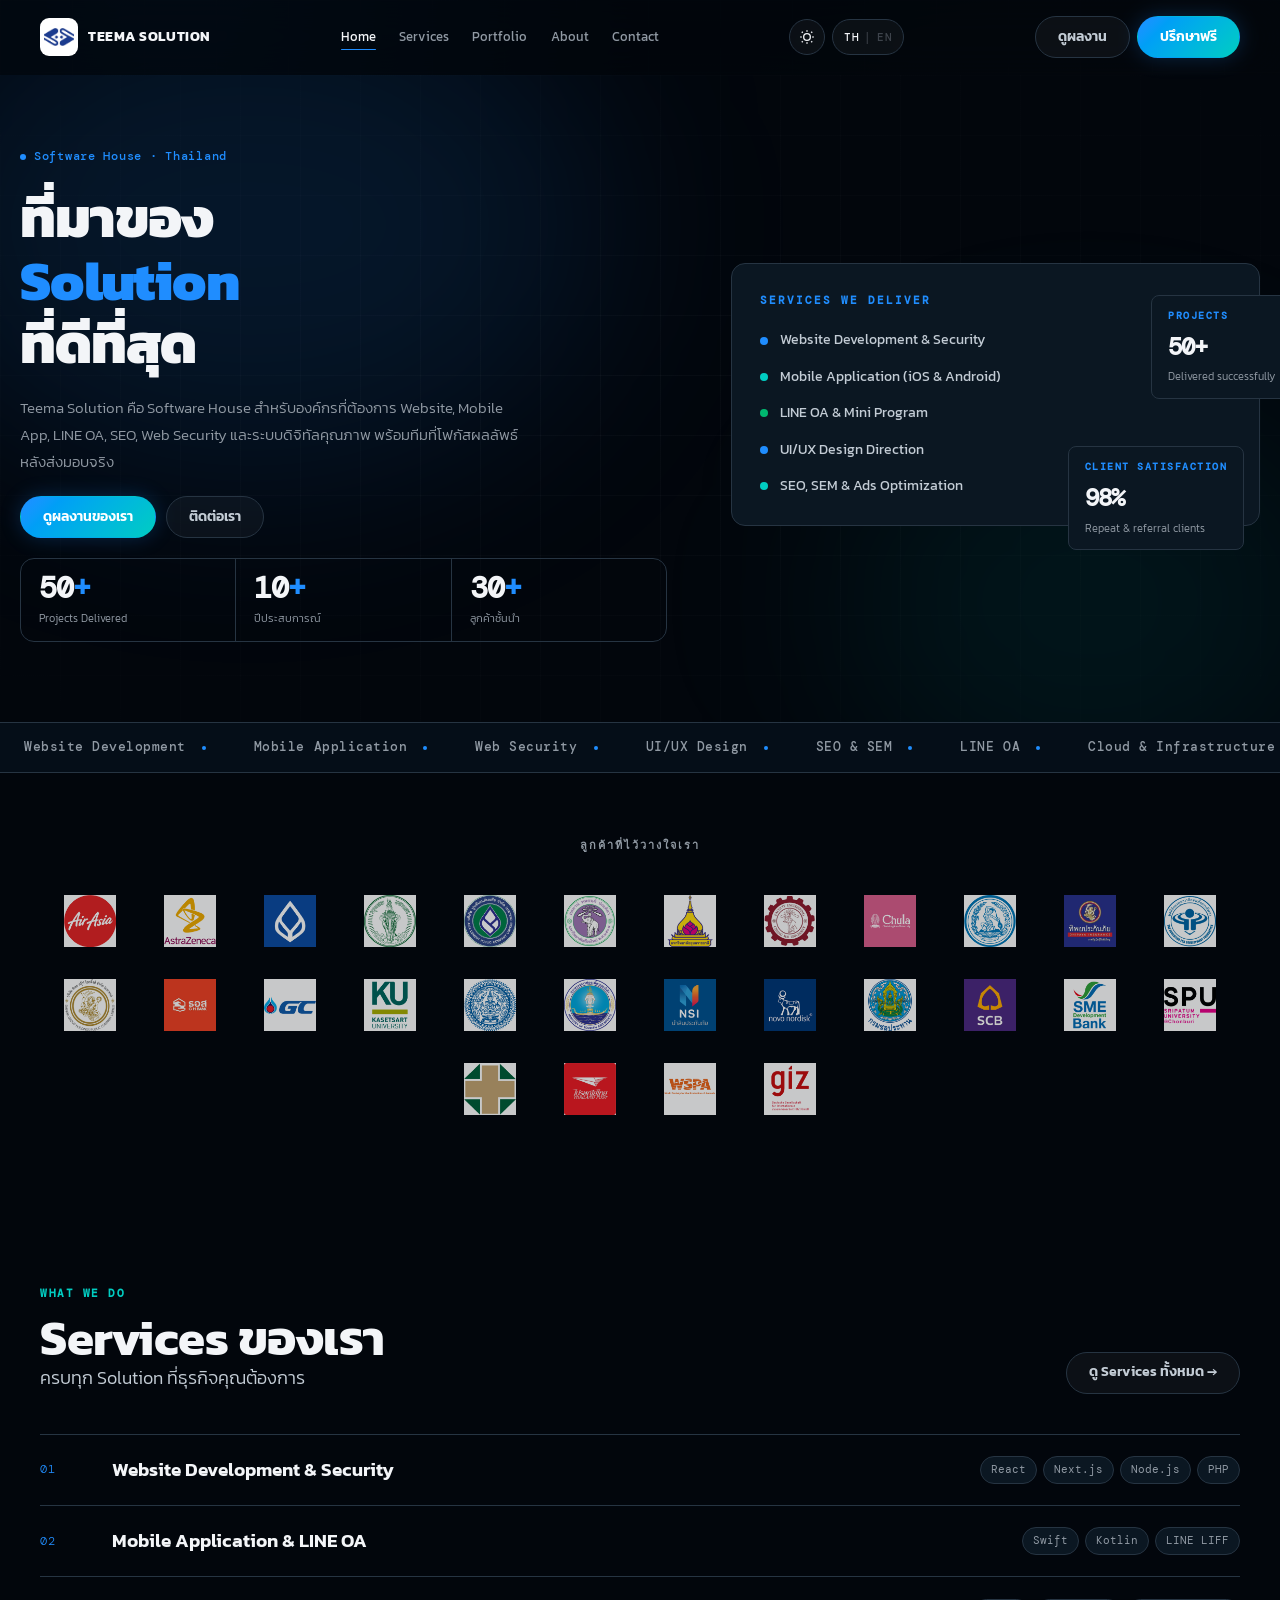
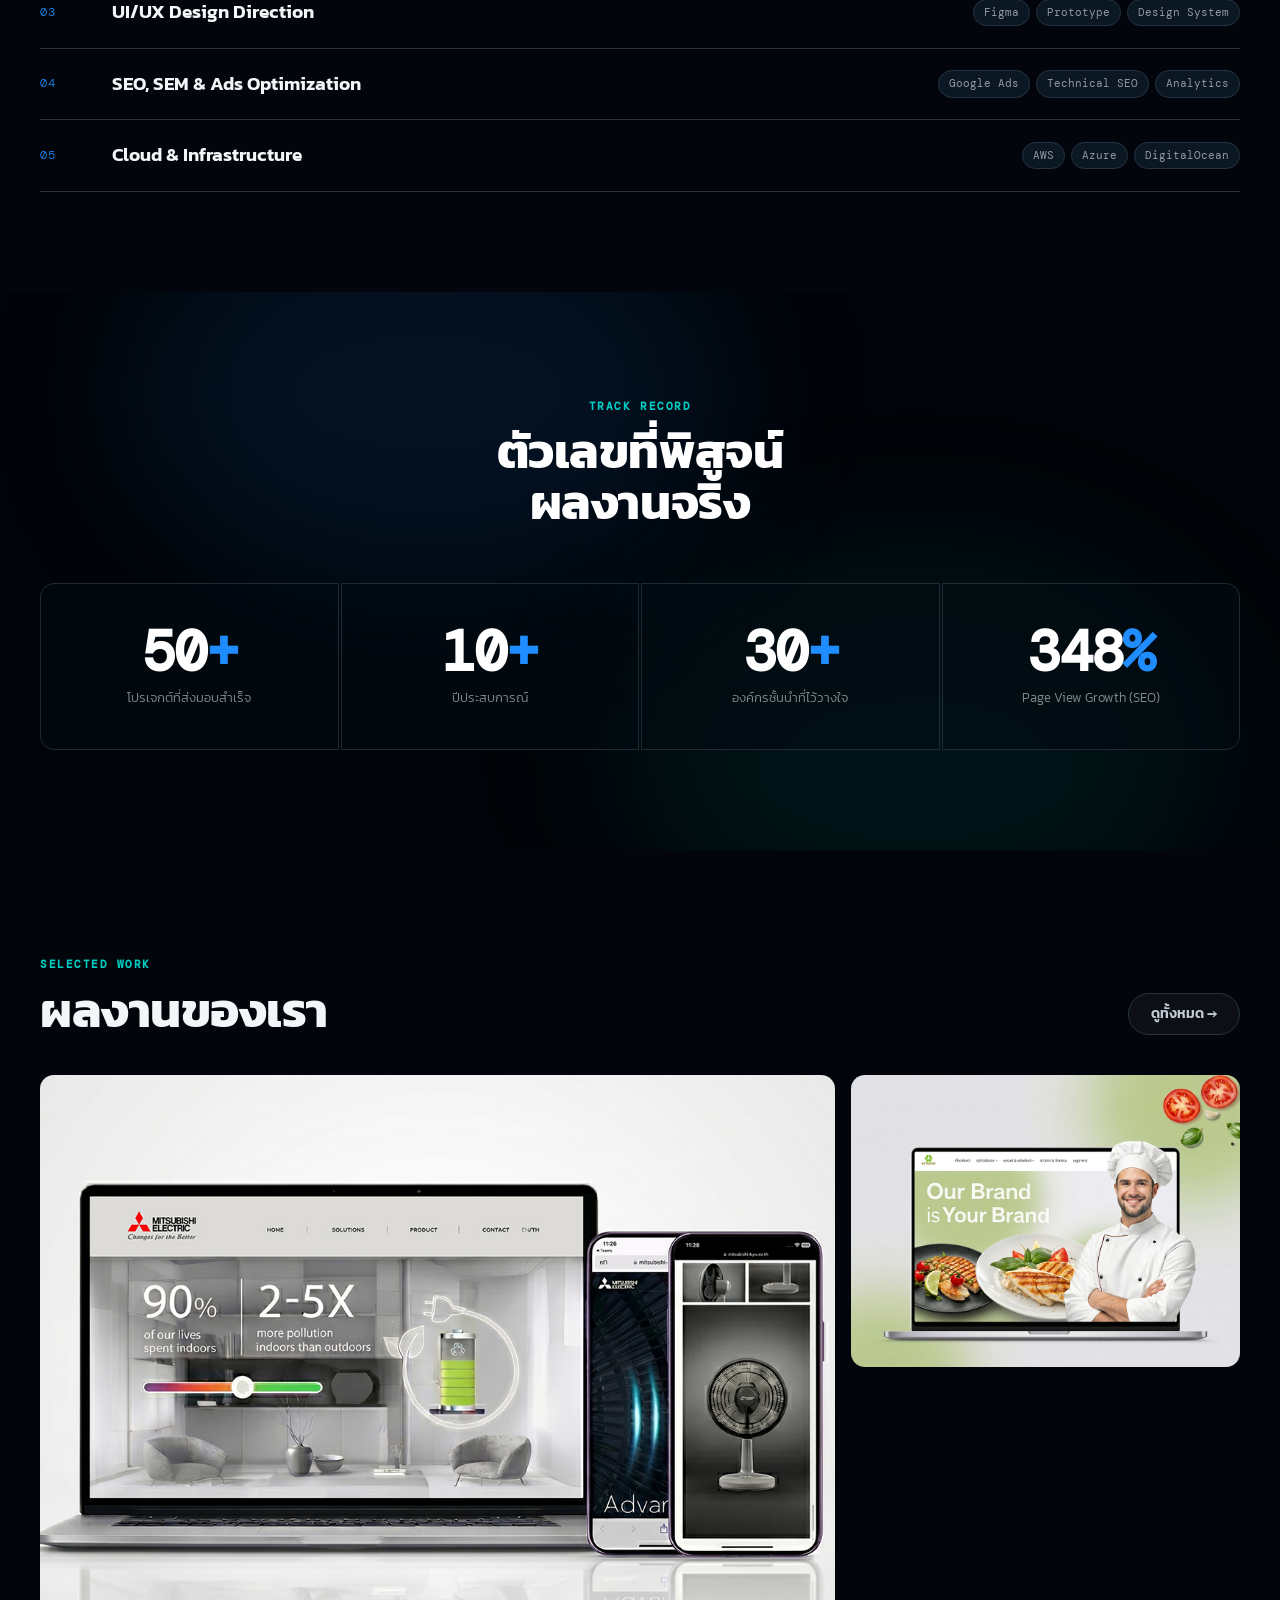
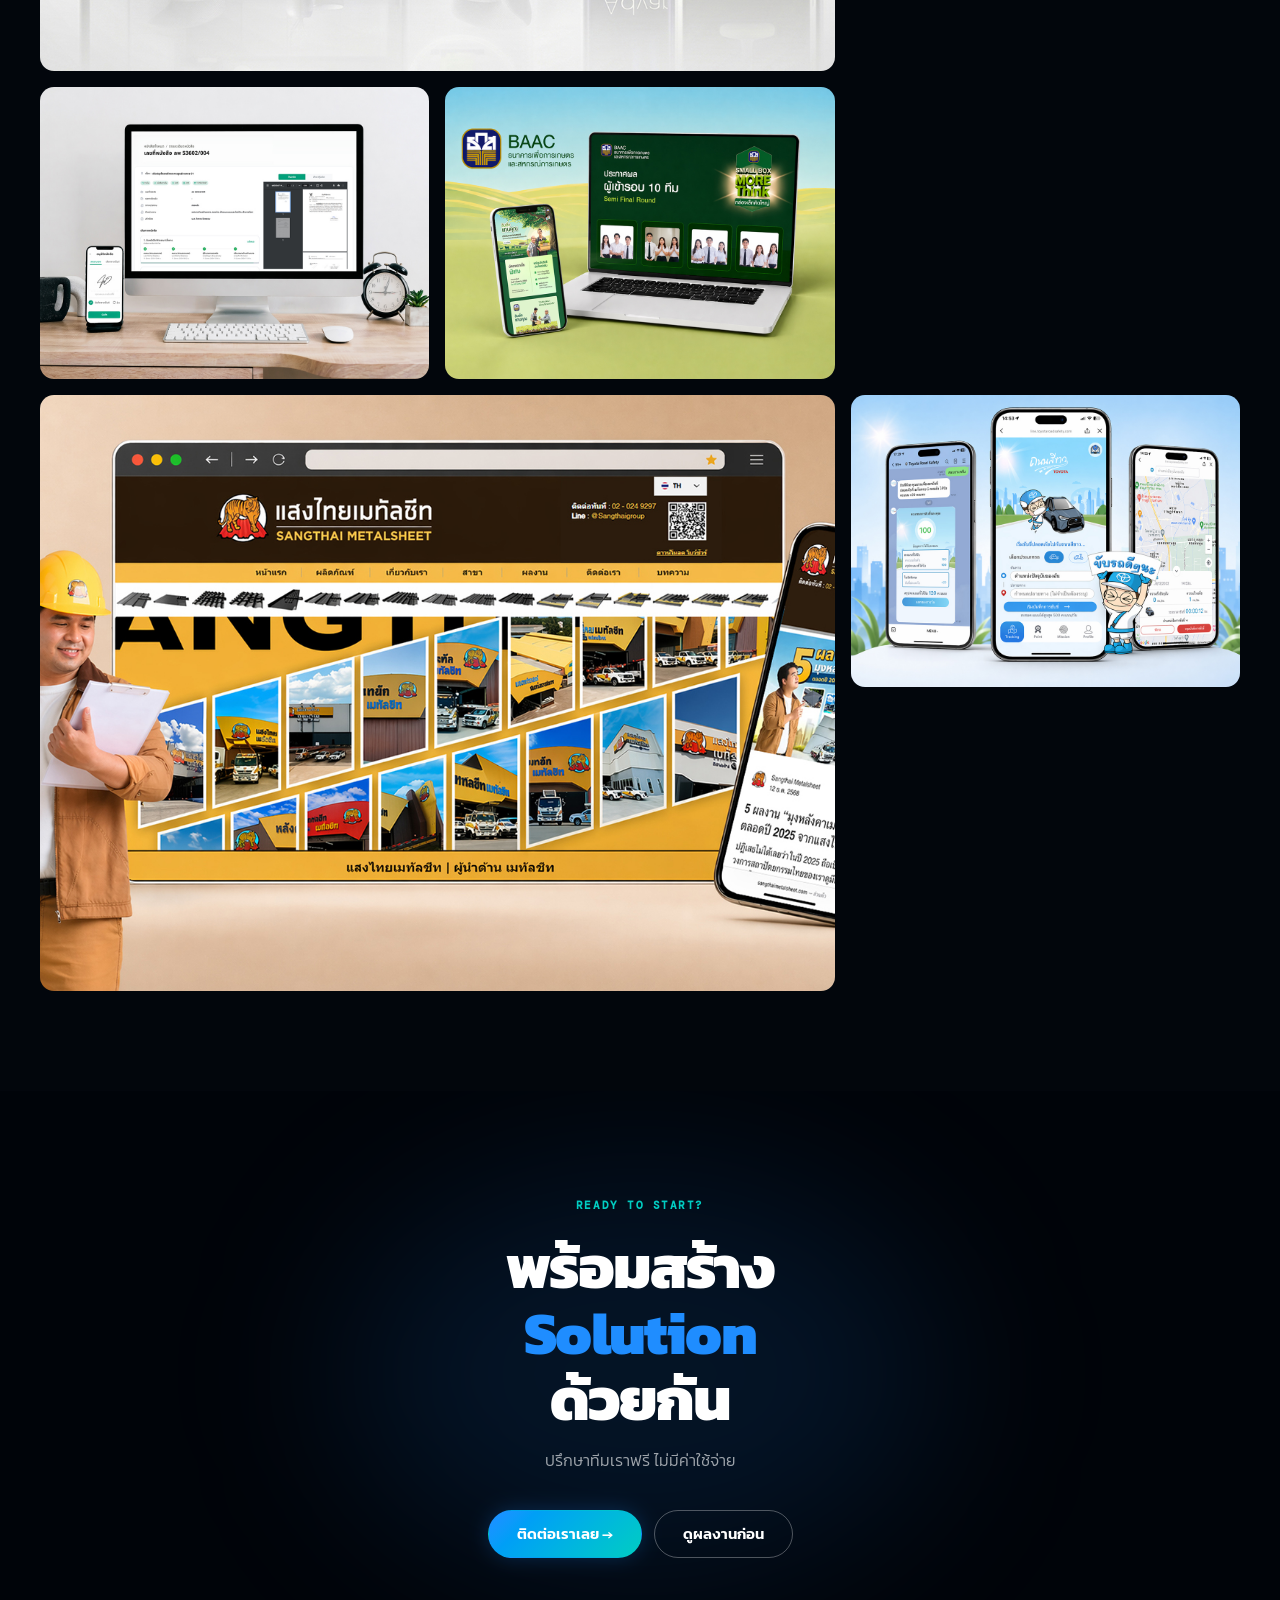
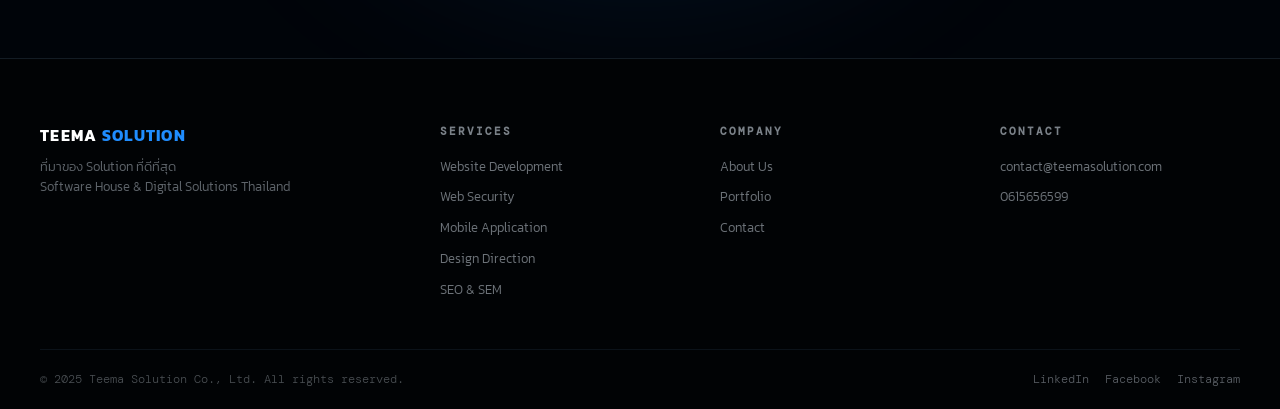
<file: index.html>
<!DOCTYPE html>
<html lang="th" data-theme="dark" data-lang="th">
<head>
  <meta charset="UTF-8"/>
  <meta name="viewport" content="width=device-width, initial-scale=1.0"/>
  <!-- Anti-FOUC: apply saved theme+lang before paint -->
  <script>(function(){var t=localStorage.getItem('ts-theme')||'dark';var l=localStorage.getItem('ts-lang')||'th';document.documentElement.dataset.theme=t;document.documentElement.dataset.lang=l;document.documentElement.lang=l==='en'?'en':'th';})();</script>
  <title>Teema Solution | Software House บริษัทรับจ้างเขียนโปรแกรม และรับเขียนโปรแกรม</title>
  <meta name="description" content="Teema Solution คือ Software House และบริษัทรับจ้างเขียนโปรแกรม ให้บริการเขียนโปรแกรม พัฒนาเว็บไซต์ Mobile App LINE OA SEO และระบบธุรกิจครบวงจร"/>
  <meta name="keywords" content="Software House, บริษัทรับจ้างเขียนโปรแกรม, เขียนโปรแกรม, Teema Solution, รับทำเว็บ, พัฒนาเว็บไซต์, Mobile App, LINE OA, SEO"/>
  <meta name="robots" content="index,follow,max-image-preview:large"/>
  <link rel="canonical" href="https://teemasolution.com/"/>
  <meta property="og:type" content="website"/>
  <meta property="og:site_name" content="Teema Solution"/>
  <meta property="og:title" content="Teema Solution | Software House บริษัทรับจ้างเขียนโปรแกรม"/>
  <meta property="og:description" content="Software House และบริษัทรับจ้างเขียนโปรแกรม ให้บริการพัฒนาเว็บไซต์ เขียนโปรแกรม Mobile App LINE OA SEO และระบบธุรกิจครบวงจร"/>
  <meta property="og:url" content="https://teemasolution.com/"/>
  <meta property="og:image" content="https://teemasolution.com/img/logo/teema.png"/>
  <meta name="twitter:card" content="summary_large_image"/>
  <link rel="preconnect" href="https://fonts.googleapis.com"/>
  <link rel="preconnect" href="https://fonts.gstatic.com" crossorigin/>
  <link href="https://fonts.googleapis.com/css2?family=Kanit:wght@300;400;500;600;700;800&family=DM+Mono:wght@400;500&display=swap" rel="stylesheet"/>
  <link rel="stylesheet" href="theme.css"/>
  <style>
    /* ── Hero ──────────────────────────────────────── */
    .hero {
      position: relative;
      overflow: hidden;
      background: var(--bg);
    }
    .hero__grid {
      position: absolute;
      inset: 0;
      background-image:
        linear-gradient(oklch(100% 0 0 / 0.03) 1px, transparent 1px),
        linear-gradient(90deg, oklch(100% 0 0 / 0.03) 1px, transparent 1px);
      background-size: 60px 60px;
      mask-image: radial-gradient(ellipse 80% 80% at 50% 50%, black, transparent);
    }
    [data-theme="light"] .hero__grid {
      background-image:
        linear-gradient(oklch(30% 0.05 247 / 0.05) 1px, transparent 1px),
        linear-gradient(90deg, oklch(30% 0.05 247 / 0.05) 1px, transparent 1px);
    }
    .hero__glow {
      position: absolute;
      width: 700px; height: 500px;
      border-radius: 50%;
      background: oklch(65% 0.2 255 / 0.12);
      filter: blur(100px);
      top: -100px; left: -100px;
      pointer-events: none;
    }
    .hero__glow--2 {
      background: oklch(76% 0.14 188 / 0.08);
      width: 500px; height: 400px;
      top: auto; left: auto;
      bottom: -80px; right: -60px;
    }
    .hero__inner {
      position: relative;
      z-index: 2;
      width: min(1280px, 100% - 40px);
      margin-inline: auto;
      display: grid;
      grid-template-columns: minmax(0,1.1fr) minmax(320px,0.9fr);
      gap: clamp(32px, 5vw, 64px);
      align-items: center;
      padding: clamp(40px, 6vw, 72px) 0 clamp(48px, 7vw, 80px);
    }
    /* hero text — grid gap drives all spacing (like services.html) */
    .hero__text { display: grid; gap: 20px; }

    .hero__tag {
      display: inline-flex;
      align-items: center;
      gap: 8px;
      font-size: 12px;
      font-weight: 500;
      color: var(--accent);
      font-family: 'DM Mono', monospace;
      letter-spacing: 0.06em;
    }
    .hero__tag-dot {
      display: inline-block;
      width: 6px; height: 6px;
      border-radius: 50%;
      background: var(--accent);
      animation: pulse-dot 2s ease-in-out infinite;
    }
    @keyframes pulse-dot {
      0%, 100% { opacity: 1; transform: scale(1); }
      50% { opacity: 0.5; transform: scale(0.7); }
    }
    .hero__title {
      font-size: clamp(34px, 4.4vw, 64px);
      font-weight: 800;
      letter-spacing: -0.02em;
      line-height: 1.12;
      color: var(--fg);
    }
    .hero__title span { color: var(--accent); }
    .hero__desc {
      font-size: clamp(14px, 1.2vw, 16px);
      font-weight: 300;
      color: var(--muted);
      line-height: 1.75;
      max-width: 500px;
    }
    /* Hero entrance */
    .hero__tag    { animation: ts-fade-up 0.7s cubic-bezier(0.16,1,0.3,1) 0.1s  both; }
    .hero__title  { animation: ts-fade-up 0.8s cubic-bezier(0.16,1,0.3,1) 0.2s  both; }
    .hero__desc   { animation: ts-fade-up 0.8s cubic-bezier(0.16,1,0.3,1) 0.32s both; }
    .hero__actions{ animation: ts-fade-up 0.7s cubic-bezier(0.16,1,0.3,1) 0.42s both; }
    .hero__stats  { animation: ts-fade-up 0.7s cubic-bezier(0.16,1,0.3,1) 0.52s both; }
    .hero__card   { animation: ts-fade-up 0.9s cubic-bezier(0.16,1,0.3,1) 0.25s both; }

    .hero__actions { display: flex; gap: 10px; flex-wrap: wrap; }

    /* Stats — proof-row card style matching services.html */
    .hero__stats {
      display: flex;
      border: 1px solid var(--border);
      border-radius: var(--radius);
      overflow: hidden;
    }
    .hero__stat {
      flex: 1;
      padding: 14px 18px;
      border-right: 1px solid var(--border);
    }
    .hero__stat:last-child { border-right: none; }
    .hero__stat-num {
      font-size: clamp(22px, 2.4vw, 30px);
      font-weight: 800;
      color: var(--fg);
      letter-spacing: -0.04em;
      line-height: 1;
      font-family: 'DM Mono', monospace;
    }
    .hero__stat-num span { color: var(--accent); }
    .hero__stat-label {
      font-size: 11px;
      font-weight: 300;
      color: var(--muted);
      margin-top: 4px;
    }

    /* Hero visual card */
    .hero__card {
      background: var(--surface);
      border: 1px solid var(--border);
      border-radius: var(--radius);
      padding: 28px;
      box-shadow: var(--shadow);
      position: relative;
      z-index: 2;
    }
    .hero__card-label {
      font-size: 11px;
      font-weight: 600;
      letter-spacing: 2px;
      text-transform: uppercase;
      color: var(--accent);
      font-family: 'DM Mono', monospace;
      margin-bottom: 20px;
    }
    .hero__card-list { display: flex; flex-direction: column; gap: 14px; }
    .hero__card-item {
      display: flex;
      align-items: center;
      gap: 12px;
      font-size: 14px;
      font-weight: 400;
      color: var(--soft);
    }
    .hero__card-dot {
      display: inline-block;
      width: 8px; height: 8px;
      border-radius: 50%;
      background: var(--accent);
      flex-shrink: 0;
    }
    .hero__card-dot--purple { background: var(--accent-2); }
    .hero__card-dot--green  { background: oklch(68% 0.18 160); }

    /* Floating badges */
    .hero__float {
      position: absolute;
      background: var(--surface);
      border: 1px solid var(--border);
      border-radius: var(--radius-sm);
      padding: 12px 16px;
      box-shadow: var(--shadow);
      z-index: 3;
    }
    .hero__float--1 { right: -32px; top: 32px; }
    .hero__float--2 { right: 16px; bottom: -24px; }
    .hero__float-badge {
      font-size: 10px;
      font-weight: 600;
      letter-spacing: 1.5px;
      text-transform: uppercase;
      color: var(--accent);
      margin-bottom: 4px;
      font-family: 'DM Mono', monospace;
    }
    .hero__float-num {
      font-size: 24px;
      font-weight: 800;
      color: var(--fg);
      letter-spacing: -0.04em;
      font-family: 'DM Mono', monospace;
    }
    .hero__float-label {
      font-size: 11px;
      font-weight: 300;
      color: var(--muted);
      margin-top: 2px;
    }

    @media (max-width: 900px) {
      .hero__inner { grid-template-columns: 1fr; gap: 40px; padding: 48px 0 40px; }
      .hero__float { display: none; }
      .hero__stats { border-radius: var(--radius-sm); }
      .hero__stat  { padding: 12px 14px; }
    }
    @media (max-width: 540px) {
      .hero__actions { flex-direction: column; }
      .hero__actions .btn { width: 100%; justify-content: center; }
      .hero__stats { gap: 20px; flex-wrap: wrap; }
    }
  </style>
  <script type="application/ld+json">{"@context":"https://schema.org","@graph":[{"@type":["Organization","ProfessionalService"],"@id":"https://teemasolution.com/#organization","name":"Teema Solution","url":"https://teemasolution.com/","logo":"https://teemasolution.com/img/logo/teema.png","image":"https://teemasolution.com/img/logo/teema.png","email":"contact@teemasolution.com","telephone":"+66615656599","address":{"@type":"PostalAddress","streetAddress":"81/7 หมู่5 ซอยหมู่บ้านทิพวัล ซอย 21/3 ถ.เทพารักษ์ ต.บางเมืองใหม่","addressLocality":"เมืองสมุทรปราการ","addressRegion":"สมุทรปราการ","postalCode":"10270","addressCountry":"TH"},"areaServed":{"@type":"Country","name":"Thailand"},"knowsAbout":["Website Development","Mobile Application","LINE OA","SEO","SEM","Web Security","Cloud Infrastructure","UI/UX Design"],"makesOffer":[{"@type":"Offer","itemOffered":{"@type":"Service","name":"Website Development & Security"}},{"@type":"Offer","itemOffered":{"@type":"Service","name":"Mobile Application Development"}},{"@type":"Offer","itemOffered":{"@type":"Service","name":"LINE OA & Mini Program"}},{"@type":"Offer","itemOffered":{"@type":"Service","name":"SEO, SEM & Ads Optimization"}},{"@type":"Offer","itemOffered":{"@type":"Service","name":"Cloud & Infrastructure"}}]},{"@type":"WebSite","@id":"https://teemasolution.com/#website","url":"https://teemasolution.com/","name":"Teema Solution","publisher":{"@id":"https://teemasolution.com/#organization"},"inLanguage":["th","en"]},{"@type":"WebPage","@id":"https://teemasolution.com/#webpage","url":"https://teemasolution.com/","name":"Teema Solution | Software House บริษัทรับจ้างเขียนโปรแกรม","isPartOf":{"@id":"https://teemasolution.com/#website"},"about":{"@id":"https://teemasolution.com/#organization"},"primaryImageOfPage":{"@type":"ImageObject","url":"https://teemasolution.com/img/logo/teema.png"},"description":"Teema Solution คือ Software House และบริษัทรับจ้างเขียนโปรแกรม ให้บริการพัฒนาเว็บไซต์ Mobile App LINE OA SEO Web Security และระบบธุรกิจครบวงจร"}]}</script>
</head>
<body>

<!-- ══════════ NAV ══════════ -->
<header class="site-header" id="siteHeader">
  <div class="container nav-row">
    <a class="brand" href="index.html">
      <img src="img/logo/teema.png" alt="Teema Solution"/>
      TEEMA SOLUTION
    </a>
    <nav class="nav-links" aria-label="Primary navigation">
      <a href="index.html" aria-current="page" data-i18n="nav.home">Home</a>
      <a href="services.html" data-i18n="nav.services">Services</a>
      <a href="portfolio.html" data-i18n="nav.portfolio">Portfolio</a>
      <a href="about.html" data-i18n="nav.about">About</a>
      <a href="contact.html" data-i18n="nav.contact">Contact</a>
    </nav>
    <div class="nav-controls">
      <button class="theme-btn" id="themeBtn" type="button" aria-label="Toggle theme">
        <svg class="icon-sun" width="16" height="16" viewBox="0 0 24 24" fill="none" stroke="currentColor" stroke-width="2" aria-hidden="true">
          <circle cx="12" cy="12" r="5"/>
          <line x1="12" y1="2"  x2="12" y2="4"/><line x1="12" y1="20" x2="12" y2="22"/>
          <line x1="4.22" y1="4.22"  x2="5.64" y2="5.64"/><line x1="18.36" y1="18.36" x2="19.78" y2="19.78"/>
          <line x1="2"  y1="12" x2="4"  y2="12"/><line x1="20" y1="12" x2="22" y2="12"/>
          <line x1="4.22" y1="19.78" x2="5.64" y2="18.36"/><line x1="18.36" y1="5.64" x2="19.78" y2="4.22"/>
        </svg>
        <svg class="icon-moon" width="15" height="15" viewBox="0 0 24 24" fill="none" stroke="currentColor" stroke-width="2" aria-hidden="true">
          <path d="M21 12.79A9 9 0 1111.21 3 7 7 0 0021 12.79z"/>
        </svg>
      </button>
      <button class="lang-btn" id="langBtn" type="button" aria-label="Toggle language">
        <span class="lang-th">TH</span>
        <span class="lang-sep">|</span>
        <span class="lang-en">EN</span>
      </button>
    </div>
    <div class="nav-btns">
      <a class="btn btn-secondary" href="portfolio.html" data-i18n="cta.portfolio">ดูผลงาน</a>
      <a class="btn btn-primary"   href="contact.html"   data-i18n="cta.consult">ปรึกษาฟรี</a>
    </div>
    <button class="menu-btn" id="menuBtn" type="button" aria-label="Open menu" aria-expanded="false">
      <svg width="17" height="12" viewBox="0 0 17 12" fill="none" aria-hidden="true">
        <rect y="0"  width="17" height="2" rx="1" fill="currentColor"/>
        <rect y="5"  width="11" height="2" rx="1" fill="currentColor"/>
        <rect y="10" width="17" height="2" rx="1" fill="currentColor"/>
      </svg>
    </button>
  </div>
  <div class="container">
    <nav class="mobile-menu" aria-label="Mobile navigation">
      <a href="index.html" aria-current="page" data-i18n="nav.home">Home</a>
      <a href="services.html" data-i18n="nav.services">Services</a>
      <a href="portfolio.html" data-i18n="nav.portfolio">Portfolio</a>
      <a href="about.html" data-i18n="nav.about">About</a>
      <a href="contact.html" data-i18n="nav.contact">Contact</a>
    </nav>
  </div>
</header>

<!-- ══════════ HERO ══════════ -->
<section class="hero">
  <div class="hero__grid"></div>
  <div class="hero__glow"></div>
  <div class="hero__glow hero__glow--2"></div>
  <div class="hero__inner">
    <div class="hero__text">
      <div class="hero__tag">
        <span class="hero__tag-dot"></span>
        <span data-i18n="hero-tag">Software House · Thailand</span>
      </div>
      <h1 class="hero__title" data-i18n="hero-title">ที่มาของ<br/><span>Solution</span><br/>ที่ดีที่สุด</h1>
      <p class="hero__desc" data-i18n="hero-desc">Teema Solution คือ Software House สำหรับองค์กรที่ต้องการ Website, Mobile App, LINE OA, SEO, Web Security และระบบดิจิทัลคุณภาพ พร้อมทีมที่โฟกัสผลลัพธ์หลังส่งมอบจริง</p>
      <div class="hero__actions">
        <a href="portfolio.html" class="btn btn-primary" data-i18n="hero-btn-portfolio">ดูผลงานของเรา</a>
        <a href="contact.html"  class="btn btn-secondary" data-i18n="hero-btn-contact">ติดต่อเรา</a>
      </div>
      <div class="hero__stats">
        <div class="hero__stat">
          <div class="hero__stat-num" data-count="50" data-suffix="+">50<span>+</span></div>
          <div class="hero__stat-label" data-i18n="hero-stat-1">Projects Delivered</div>
        </div>
        <div class="hero__stat">
          <div class="hero__stat-num" data-count="10" data-suffix="+">10<span>+</span></div>
          <div class="hero__stat-label" data-i18n="hero-stat-2">ปีประสบการณ์</div>
        </div>
        <div class="hero__stat">
          <div class="hero__stat-num" data-count="30" data-suffix="+">30<span>+</span></div>
          <div class="hero__stat-label" data-i18n="hero-stat-3">ลูกค้าชั้นนำ</div>
        </div>
      </div>
    </div>
    <div style="position:relative;">
      <div class="hero__card glow-card">
        <div class="hero__card-label" data-i18n="hero-card-label">Services We Deliver</div>
        <div class="hero__card-list">
          <div class="hero__card-item"><span class="hero__card-dot"></span><span data-i18n="hero-card-1">Website Development &amp; Security</span></div>
          <div class="hero__card-item"><span class="hero__card-dot hero__card-dot--purple"></span><span data-i18n="hero-card-2">Mobile Application (iOS &amp; Android)</span></div>
          <div class="hero__card-item"><span class="hero__card-dot hero__card-dot--green"></span><span data-i18n="hero-card-3">LINE OA &amp; Mini Program</span></div>
          <div class="hero__card-item"><span class="hero__card-dot"></span><span data-i18n="hero-card-4">UI/UX Design Direction</span></div>
          <div class="hero__card-item"><span class="hero__card-dot hero__card-dot--purple"></span><span data-i18n="hero-card-5">SEO, SEM &amp; Ads Optimization</span></div>
        </div>
      </div>
      <div class="hero__float hero__float--1">
        <div class="hero__float-badge" data-i18n="hero-float-1-badge">Projects</div>
        <div class="hero__float-num">50+</div>
        <div class="hero__float-label" data-i18n="hero-float-1-label">Delivered successfully</div>
      </div>
      <div class="hero__float hero__float--2">
        <div class="hero__float-badge" data-i18n="hero-float-2-badge">Client Satisfaction</div>
        <div class="hero__float-num">98%</div>
        <div class="hero__float-label" data-i18n="hero-float-2-label">Repeat &amp; referral clients</div>
      </div>
    </div>
  </div>
</section>

<!-- ══════════ MARQUEE ══════════ -->
<div class="marquee">
  <div class="marquee__track">
    <div class="marquee__item">Website Development <span class="marquee__dot"></span></div>
    <div class="marquee__item">Mobile Application <span class="marquee__dot"></span></div>
    <div class="marquee__item">Web Security <span class="marquee__dot"></span></div>
    <div class="marquee__item">UI/UX Design <span class="marquee__dot"></span></div>
    <div class="marquee__item">SEO &amp; SEM <span class="marquee__dot"></span></div>
    <div class="marquee__item">LINE OA <span class="marquee__dot"></span></div>
    <div class="marquee__item">Cloud &amp; Infrastructure <span class="marquee__dot"></span></div>
    <div class="marquee__item">Website Development <span class="marquee__dot"></span></div>
    <div class="marquee__item">Mobile Application <span class="marquee__dot"></span></div>
    <div class="marquee__item">Web Security <span class="marquee__dot"></span></div>
    <div class="marquee__item">UI/UX Design <span class="marquee__dot"></span></div>
    <div class="marquee__item">SEO &amp; SEM <span class="marquee__dot"></span></div>
    <div class="marquee__item">LINE OA <span class="marquee__dot"></span></div>
    <div class="marquee__item">Cloud &amp; Infrastructure <span class="marquee__dot"></span></div>
  </div>
</div>

<!-- ══════════ CLIENTS ══════════ -->
<section class="clients">
  <div class="container">
    <p class="clients__label reveal" data-i18n="clients-label">ลูกค้าที่ไว้วางใจเรา</p>
    <div class="clients__logos reveal">
      <img src="img/logo/AirAsia.png"        alt="AirAsia"        class="clients__logo"/>
      <img src="img/logo/AstraZeneca.png"    alt="AstraZeneca"    class="clients__logo"/>
      <img src="img/logo/BBL.png"            alt="BBL"            class="clients__logo"/>
      <img src="img/logo/BMA.png"            alt="BMA"            class="clients__logo"/>
      <img src="img/logo/BUA.png"            alt="BUA"            class="clients__logo"/>
      <img src="img/logo/CMU.png"            alt="CMU"            class="clients__logo"/>
      <img src="img/logo/CMUEAF.png"         alt="CMUEAF"         class="clients__logo"/>
      <img src="img/logo/CMUENG.png"         alt="CMUENG"         class="clients__logo"/>
      <img src="img/logo/Chula.png"          alt="Chula"          class="clients__logo"/>
      <img src="img/logo/Democrat.png"       alt="Democrat"       class="clients__logo"/>
      <img src="img/logo/Dhipaya.png"        alt="Dhipaya"        class="clients__logo"/>
      <img src="img/logo/EDF-Thailand.png"   alt="EDF Thailand"   class="clients__logo"/>
      <img src="img/logo/Falcon.png"         alt="Falcon"         class="clients__logo"/>
      <img src="img/logo/GHB.png"            alt="GHB"            class="clients__logo"/>
      <img src="img/logo/Image.png"          alt="GC"             class="clients__logo"/>
      <img src="img/logo/KU.png"             alt="KU"             class="clients__logo"/>
      <img src="img/logo/MOFA.png"           alt="MOFA"           class="clients__logo"/>
      <img src="img/logo/MOTS.png"           alt="MOTS"           class="clients__logo"/>
      <img src="img/logo/NSI.png"            alt="NSI"            class="clients__logo"/>
      <img src="img/logo/Novo-Nordisk.png"   alt="Novo Nordisk"   class="clients__logo"/>
      <img src="img/logo/RID.png"            alt="RID"            class="clients__logo"/>
      <img src="img/logo/SCB.png"            alt="SCB"            class="clients__logo"/>
      <img src="img/logo/SMEDBank.png"       alt="SMEDBank"       class="clients__logo"/>
      <img src="img/logo/SPU.png"            alt="SPU"            class="clients__logo"/>
      <img src="img/logo/Samitivej.png"      alt="Samitivej"      class="clients__logo"/>
      <img src="img/logo/ThaiPost.png"       alt="Thai Post"      class="clients__logo"/>
      <img src="img/logo/WSPA-Thailand.png"  alt="WSPA Thailand"  class="clients__logo"/>
      <img src="img/logo/giz-Germany.png"    alt="giz Germany"    class="clients__logo"/>
    </div>
  </div>
</section>

<!-- ══════════ SERVICES ══════════ -->
<section class="services">
  <div class="container">
    <div class="services__header">
      <div class="reveal">
        <span class="section-label" data-i18n="services-label">What We Do</span>
        <h2 class="section-title" style="margin-top:8px;" data-i18n="services-title">Services ของเรา</h2>
        <p class="section-sub" data-i18n="services-sub">ครบทุก Solution ที่ธุรกิจคุณต้องการ</p>
      </div>
      <a href="services.html" class="btn btn--outline reveal" data-i18n="services-all-btn">ดู Services ทั้งหมด →</a>
    </div>
    <div class="services__list">
      <div class="service-row reveal">
        <span class="service-row__num">01</span>
        <span class="service-row__title" data-i18n="svc-1">Website Development &amp; Security</span>
        <div class="service-row__tags">
          <span class="tag">React</span><span class="tag">Next.js</span>
          <span class="tag">Node.js</span><span class="tag">PHP</span>
        </div>
      </div>
      <div class="service-row reveal reveal-delay-1">
        <span class="service-row__num">02</span>
        <span class="service-row__title" data-i18n="svc-2">Mobile Application &amp; LINE OA</span>
        <div class="service-row__tags">
          <span class="tag">Swift</span><span class="tag">Kotlin</span>
          <span class="tag">LINE LIFF</span>
        </div>
      </div>
      <div class="service-row reveal reveal-delay-2">
        <span class="service-row__num">03</span>
        <span class="service-row__title" data-i18n="svc-3">UI/UX Design Direction</span>
        <div class="service-row__tags">
          <span class="tag">Figma</span><span class="tag">Prototype</span>
          <span class="tag">Design System</span>
        </div>
      </div>
      <div class="service-row reveal reveal-delay-3">
        <span class="service-row__num">04</span>
        <span class="service-row__title" data-i18n="svc-4">SEO, SEM &amp; Ads Optimization</span>
        <div class="service-row__tags">
          <span class="tag">Google Ads</span><span class="tag">Technical SEO</span>
          <span class="tag">Analytics</span>
        </div>
      </div>
      <div class="service-row reveal reveal-delay-4">
        <span class="service-row__num">05</span>
        <span class="service-row__title" data-i18n="svc-5">Cloud &amp; Infrastructure</span>
        <div class="service-row__tags">
          <span class="tag">AWS</span><span class="tag">Azure</span>
          <span class="tag">DigitalOcean</span>
        </div>
      </div>
    </div>
  </div>
</section>

<!-- ══════════ STATS ══════════ -->
<section class="section-navy" style="padding:100px 0;">
  <div class="section-navy__glow"></div>
  <div class="section-navy__glow section-navy__glow--2"></div>
  <div class="container" style="position:relative;z-index:2;">
    <div class="text-center reveal" style="margin-bottom:56px;">
      <span class="section-label section-label--w" data-i18n="stats-label">Track Record</span>
      <h2 class="section-title section-title--w" style="margin-top:8px;" data-i18n="stats-title">ตัวเลขที่พิสูจน์<br/>ผลงานจริง</h2>
    </div>
    <div class="stats-grid reveal reveal-delay-1">
      <div class="stat-cell">
        <div class="stat-cell__num" data-count="50" data-suffix="+">50<span>+</span></div>
        <div class="stat-cell__label" data-i18n="stat-1">โปรเจกต์ที่ส่งมอบสำเร็จ</div>
      </div>
      <div class="stat-cell">
        <div class="stat-cell__num" data-count="10" data-suffix="+">10<span>+</span></div>
        <div class="stat-cell__label" data-i18n="stat-2">ปีประสบการณ์</div>
      </div>
      <div class="stat-cell">
        <div class="stat-cell__num" data-count="30" data-suffix="+">30<span>+</span></div>
        <div class="stat-cell__label" data-i18n="stat-3">องค์กรชั้นนำที่ไว้วางใจ</div>
      </div>
      <div class="stat-cell">
        <div class="stat-cell__num" data-count="348" data-suffix="%">348<span>%</span></div>
        <div class="stat-cell__label" data-i18n="stat-4">Page View Growth (SEO)</div>
      </div>
    </div>
  </div>
</section>

<!-- ══════════ PORTFOLIO PREVIEW ══════════ -->
<section class="portfolio">
  <div class="container">
    <div style="display:flex;justify-content:space-between;align-items:flex-end;margin-bottom:40px;flex-wrap:wrap;gap:16px;" class="reveal">
      <div>
        <span class="section-label" data-i18n="port-label">Selected Work</span>
        <h2 class="section-title" style="margin-top:8px;" data-i18n="port-title">ผลงานของเรา</h2>
      </div>
      <a href="portfolio.html" class="btn btn--outline" data-i18n="port-all">ดูทั้งหมด →</a>
    </div>
    <div class="portfolio__grid">
      <div class="portfolio-card portfolio-card--wide reveal">
        <img src="img/Image_Mitsubishi_Electric_1440x810.jpg" alt="Mitsubishi Electric" loading="lazy"/>
        <div class="portfolio-card__overlay">
          <div class="portfolio-card__client">Mitsubishi Electric</div>
          <div class="portfolio-card__title" data-i18n="pcard-1-title">Product Information Website Design</div>
          <span class="portfolio-card__type">Website Design</span>
        </div>
        <div class="portfolio-card__arrow">↗</div>
      </div>
      <div class="portfolio-card reveal">
        <img src="img/Image_Betagro_1080x810.jpg" alt="Betagro" loading="lazy"/>
        <div class="portfolio-card__overlay">
          <div class="portfolio-card__client">BET AGRO</div>
          <div class="portfolio-card__title" data-i18n="pcard-2-title">Product Information Website Design</div>
          <span class="portfolio-card__type">Website Design</span>
        </div>
        <div class="portfolio-card__arrow">↗</div>
      </div>
      <div class="portfolio-card reveal reveal-delay-1">
        <img src="img/Image_Stella_1080x810.jpg" alt="Stella Plus" loading="lazy"/>
        <div class="portfolio-card__overlay">
          <div class="portfolio-card__client">Stella Plus</div>
          <div class="portfolio-card__title" data-i18n="pcard-3-title">eSarabun &amp; eHR for Local Government</div>
          <span class="portfolio-card__type">SaaS — React + Next.js</span>
        </div>
        <div class="portfolio-card__arrow">↗</div>
      </div>
      <div class="portfolio-card reveal reveal-delay-2">
        <img src="img/Image_BAAC_1080x810.jpg" alt="BAAC" loading="lazy"/>
        <div class="portfolio-card__overlay">
          <div class="portfolio-card__client">BAAC (ธ.ก.ส.)</div>
          <div class="portfolio-card__title" data-i18n="pcard-4-title">Agricultural Loan Information Website</div>
          <span class="portfolio-card__type">Website Design</span>
        </div>
        <div class="portfolio-card__arrow">↗</div>
      </div>
      <div class="portfolio-card portfolio-card--wide reveal">
        <img src="img/Image_SangThai_1440x810.jpg" alt="Sangthai" loading="lazy"/>
        <div class="portfolio-card__overlay">
          <div class="portfolio-card__client">Sangthai Metalsheet</div>
          <div class="portfolio-card__title" data-i18n="pcard-5-title">SEO Strategy — Page Views +348%</div>
          <span class="portfolio-card__type">SEO &amp; SEM</span>
        </div>
        <div class="portfolio-card__arrow">↗</div>
      </div>
      <div class="portfolio-card reveal">
        <img src="img/Image_Toyota_1080x810.jpg" alt="Toyota Thailand" loading="lazy"/>
        <div class="portfolio-card__overlay">
          <div class="portfolio-card__client">Toyota Thailand</div>
          <div class="portfolio-card__title" data-i18n="pcard-6-title">Road Safety LINE Web App 2023</div>
          <span class="portfolio-card__type">LINE OA / Web App</span>
        </div>
        <div class="portfolio-card__arrow">↗</div>
      </div>
    </div>
  </div>
</section>

<!-- ══════════ CTA BANNER ══════════ -->
<section class="cta-banner">
  <div class="cta-banner__orb"></div>
  <div class="container" style="position:relative;z-index:2;">
    <span class="section-label section-label--w" style="justify-content:center;margin-bottom:20px;" data-i18n="cta-label">Ready to start?</span>
    <h2 class="cta-banner__title reveal" data-i18n="cta-title">พร้อมสร้าง<br/><span>Solution</span><br/>ด้วยกัน</h2>
    <p class="cta-banner__sub reveal reveal-delay-1" data-i18n="cta-sub">ปรึกษาทีมเราฟรี ไม่มีค่าใช้จ่าย</p>
    <div class="cta-banner__actions reveal reveal-delay-2">
      <a href="contact.html" class="btn btn--purple btn--lg" data-i18n="cta-btn-1">ติดต่อเราเลย →</a>
      <a href="portfolio.html" class="btn btn--outline-w btn--lg" data-i18n="cta-btn-2">ดูผลงานก่อน</a>
    </div>
  </div>
</section>

<!-- ══════════ FOOTER ══════════ -->
<footer class="footer">
  <div class="container">
    <div class="footer__grid">
      <div>
        <div class="footer__brand-name">TEEMA <span>SOLUTION</span></div>
        <p class="footer__brand-desc" data-i18n="footer-brand">ที่มาของ Solution ที่ดีที่สุด<br/>Software House &amp; Digital Solutions Thailand</p>
      </div>
      <div>
        <p class="footer__col-title" data-i18n="footer-col-services">Services</p>
        <ul class="footer__links">
          <li><a href="services.html" data-i18n="footer-svc-1">Website Development</a></li>
          <li><a href="services.html" data-i18n="footer-svc-2">Web Security</a></li>
          <li><a href="services.html" data-i18n="footer-svc-3">Mobile Application</a></li>
          <li><a href="services.html" data-i18n="footer-svc-4">Design Direction</a></li>
          <li><a href="services.html" data-i18n="footer-svc-5">SEO &amp; SEM</a></li>
        </ul>
      </div>
      <div>
        <p class="footer__col-title" data-i18n="footer-col-company">Company</p>
        <ul class="footer__links">
          <li><a href="about.html" data-i18n="footer-about">About Us</a></li>
          <li><a href="portfolio.html" data-i18n="footer-portfolio">Portfolio</a></li>
          <li><a href="contact.html" data-i18n="footer-contact">Contact</a></li>
        </ul>
      </div>
      <div>
        <p class="footer__col-title" data-i18n="footer-col-contact">Contact</p>
        <ul class="footer__links">
          <li><a href="mailto:contact@teemasolution.com">contact@teemasolution.com</a></li>
          <li><a href="tel:0615656599">0615656599</a></li>
        </ul>
      </div>
    </div>
    <div class="footer__bottom">
      <p class="footer__copy">© 2025 Teema Solution Co., Ltd. All rights reserved.</p>
      <div class="footer__socials">
        <a href="#" class="footer__social">LinkedIn</a>
        <a href="#" class="footer__social">Facebook</a>
        <a href="#" class="footer__social">Instagram</a>
      </div>
    </div>
  </div>
</footer>

<!-- Translations -->
<script>
window.TR = {
  th: {
    'nav-home':'Home','nav-services':'Services','nav-portfolio':'Portfolio','nav-about':'About','nav-contact':'Contact','nav-cta':'ติดต่อเรา',
    'nav.home':'Home','nav.services':'Services','nav.portfolio':'Portfolio','nav.about':'About','nav.contact':'Contact',
    'cta.portfolio':'ดูผลงาน','cta.consult':'ปรึกษาฟรี',
    'hero-tag':'Software House · Thailand',
    'hero-title':'ที่มาของ<br/><span>Solution</span><br/>ที่ดีที่สุด',
    'hero-desc':'Teema Solution คือ Software House สำหรับองค์กรที่ต้องการ Website, Mobile App, LINE OA, SEO, Web Security และระบบดิจิทัลคุณภาพ พร้อมทีมที่โฟกัสผลลัพธ์หลังส่งมอบจริง',
    'hero-btn-portfolio':'ดูผลงานของเรา','hero-btn-contact':'ติดต่อเรา',
    'hero-stat-1':'Projects Delivered','hero-stat-2':'ปีประสบการณ์','hero-stat-3':'ลูกค้าชั้นนำ',
    'hero-card-label':'Services We Deliver',
    'hero-card-1':'Website Development &amp; Security','hero-card-2':'Mobile Application (iOS &amp; Android)',
    'hero-card-3':'LINE OA &amp; Mini Program','hero-card-4':'UI/UX Design Direction','hero-card-5':'SEO, SEM &amp; Ads Optimization',
    'hero-float-1-badge':'Projects','hero-float-1-label':'Delivered successfully',
    'hero-float-2-badge':'Client Satisfaction','hero-float-2-label':'Repeat &amp; referral clients',
    'clients-label':'ลูกค้าที่ไว้วางใจเรา',
    'services-label':'What We Do','services-title':'Services ของเรา','services-sub':'ครบทุก Solution ที่ธุรกิจคุณต้องการ','services-all-btn':'ดู Services ทั้งหมด →',
    'svc-1':'Website Development &amp; Security','svc-2':'Mobile Application &amp; LINE OA','svc-3':'UI/UX Design Direction','svc-4':'SEO, SEM &amp; Ads Optimization','svc-5':'Cloud &amp; Infrastructure',
    'stats-label':'Track Record','stats-title':'ตัวเลขที่พิสูจน์<br/>ผลงานจริง',
    'stat-1':'โปรเจกต์ที่ส่งมอบสำเร็จ','stat-2':'ปีประสบการณ์','stat-3':'องค์กรชั้นนำที่ไว้วางใจ','stat-4':'Page View Growth (SEO)',
    'port-label':'Selected Work','port-title':'ผลงานของเรา','port-all':'ดูทั้งหมด →',
    'pcard-1-title':'Product Information Website Design','pcard-2-title':'Product Information Website Design',
    'pcard-3-title':'eSarabun &amp; eHR for Local Government','pcard-4-title':'Agricultural Loan Information Website',
    'pcard-5-title':'SEO Strategy — Page Views +348%','pcard-6-title':'Road Safety LINE Web App 2023',
    'cta-label':'Ready to start?','cta-title':'พร้อมสร้าง<br/><span>Solution</span><br/>ด้วยกัน','cta-sub':'ปรึกษาทีมเราฟรี ไม่มีค่าใช้จ่าย',
    'cta-btn-1':'ติดต่อเราเลย →','cta-btn-2':'ดูผลงานก่อน',
    'footer-brand':'ที่มาของ Solution ที่ดีที่สุด<br/>Software House &amp; Digital Solutions Thailand',
    'footer-col-services':'Services','footer-svc-1':'Website Development','footer-svc-2':'Web Security',
    'footer-svc-3':'Mobile Application','footer-svc-4':'Design Direction','footer-svc-5':'SEO &amp; SEM',
    'footer-col-company':'Company','footer-about':'About Us','footer-portfolio':'Portfolio','footer-contact':'Contact',
    'footer-col-contact':'Contact'
  },
  en: {
    'nav-home':'Home','nav-services':'Services','nav-portfolio':'Portfolio','nav-about':'About','nav-contact':'Contact','nav-cta':'Contact Us',
    'nav.home':'Home','nav.services':'Services','nav.portfolio':'Portfolio','nav.about':'About','nav.contact':'Contact',
    'cta.portfolio':'Portfolio','cta.consult':'Free Consult',
    'hero-tag':'Software House · Thailand',
    'hero-title':'The Source of<br/><span>the Best</span><br/>Solution',
    'hero-desc':'Teema Solution is a Software House for organizations that need Websites, Mobile Apps, LINE OA, SEO, Web Security and quality digital systems — with a team focused on real results after every delivery.',
    'hero-btn-portfolio':'View Our Work','hero-btn-contact':'Contact Us',
    'hero-stat-1':'Projects Delivered','hero-stat-2':'Years Experience','hero-stat-3':'Leading Clients',
    'hero-card-label':'Services We Deliver',
    'hero-card-1':'Website Development &amp; Security','hero-card-2':'Mobile Application (iOS &amp; Android)',
    'hero-card-3':'LINE OA &amp; Mini Program','hero-card-4':'UI/UX Design Direction','hero-card-5':'SEO, SEM &amp; Ads Optimization',
    'hero-float-1-badge':'Projects','hero-float-1-label':'Delivered successfully',
    'hero-float-2-badge':'Client Satisfaction','hero-float-2-label':'Repeat &amp; referral clients',
    'clients-label':'Trusted by Leading Organizations',
    'services-label':'What We Do','services-title':'Our Services','services-sub':'Complete solutions for every business need','services-all-btn':'View All Services →',
    'svc-1':'Website Development &amp; Security','svc-2':'Mobile Application &amp; LINE OA','svc-3':'UI/UX Design Direction','svc-4':'SEO, SEM &amp; Ads Optimization','svc-5':'Cloud &amp; Infrastructure',
    'stats-label':'Track Record','stats-title':'Numbers That<br/>Prove Real Results',
    'stat-1':'Projects Delivered','stat-2':'Years Experience','stat-3':'Leading Organizations','stat-4':'Page View Growth (SEO)',
    'port-label':'Selected Work','port-title':'Our Projects','port-all':'View All →',
    'pcard-1-title':'Product Information Website Design','pcard-2-title':'Product Information Website Design',
    'pcard-3-title':'eSarabun &amp; eHR for Local Government','pcard-4-title':'Agricultural Loan Information Website',
    'pcard-5-title':'SEO Strategy — Page Views +348%','pcard-6-title':'Road Safety LINE Web App 2023',
    'cta-label':'Ready to start?','cta-title':'Ready to Build<br/><span>a Solution</span><br/>Together','cta-sub':'Free consultation, no obligations',
    'cta-btn-1':'Contact Us Now →','cta-btn-2':'View Portfolio First',
    'footer-brand':'The Source of the Best Solution<br/>Software House &amp; Digital Solutions Thailand',
    'footer-col-services':'Services','footer-svc-1':'Website Development','footer-svc-2':'Web Security',
    'footer-svc-3':'Mobile Application','footer-svc-4':'Design Direction','footer-svc-5':'SEO &amp; SEM',
    'footer-col-company':'Company','footer-about':'About Us','footer-portfolio':'Portfolio','footer-contact':'Contact',
    'footer-col-contact':'Contact'
  }
};
</script>
<script src="theme.js"></script>
</body>
</html>
</file>
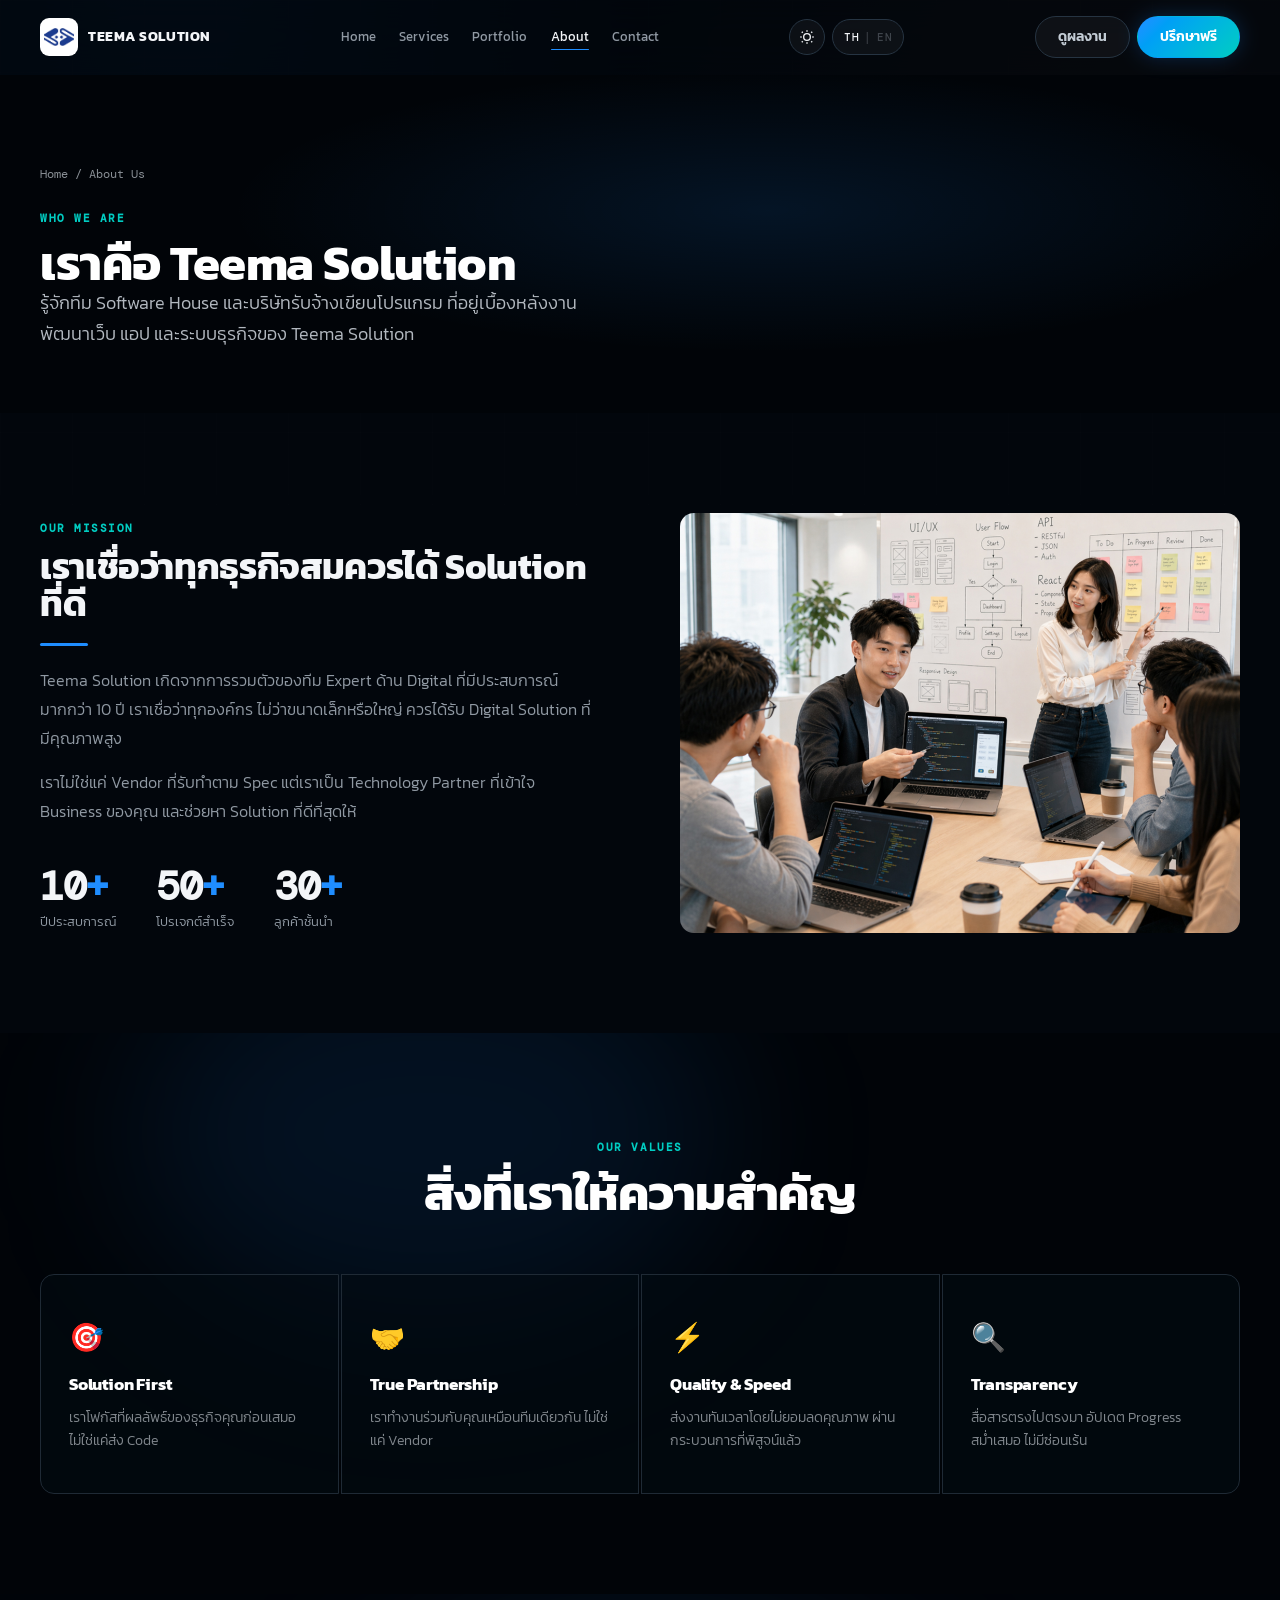
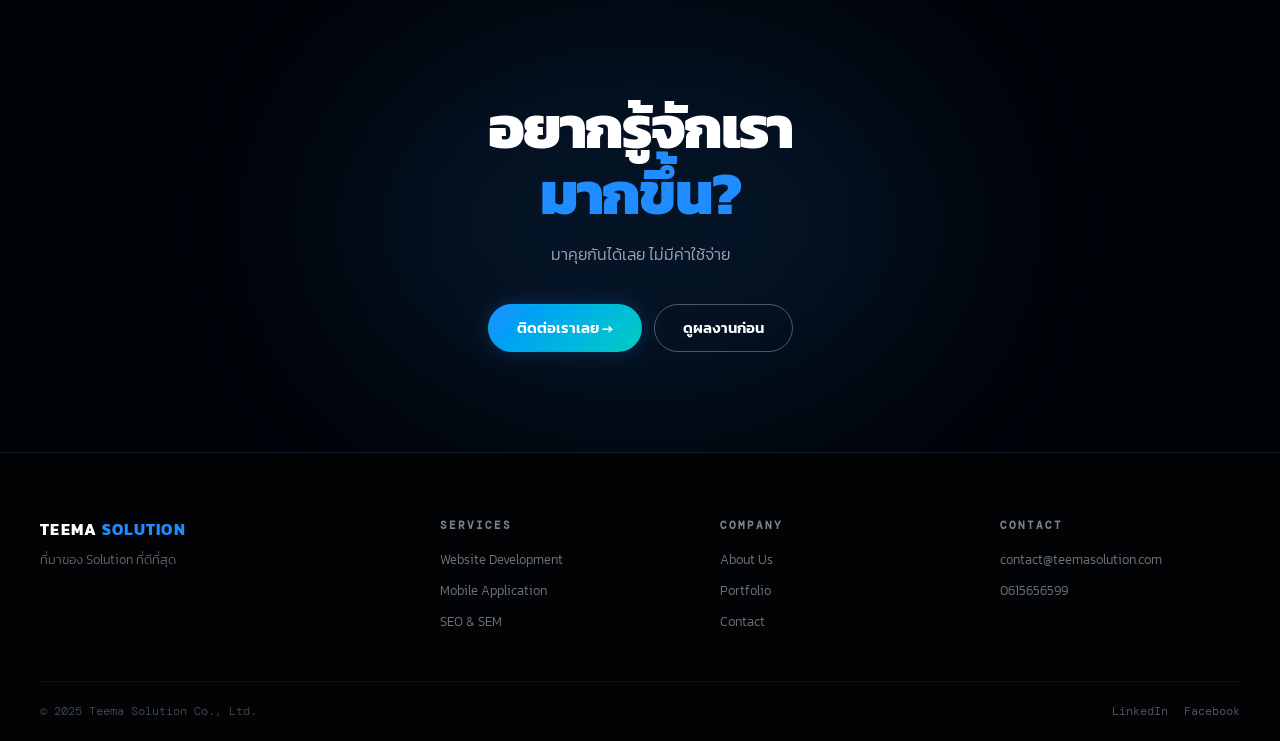
<file: about.html>
<!DOCTYPE html>
<html lang="th" data-theme="dark" data-lang="th">
<head>
  <meta charset="UTF-8"/>
  <meta name="viewport" content="width=device-width, initial-scale=1.0"/>
  <script>(function(){var t=localStorage.getItem('ts-theme')||'dark';var l=localStorage.getItem('ts-lang')||'th';document.documentElement.dataset.theme=t;document.documentElement.dataset.lang=l;document.documentElement.lang=l==='en'?'en':'th';})();</script>
  <title>About Teema Solution | Software House และบริษัทรับจ้างเขียนโปรแกรม</title>
  <meta name="description" content="รู้จัก Teema Solution ทีม Software House และบริษัทรับจ้างเขียนโปรแกรม ที่เชี่ยวชาญด้านเว็บไซต์ Mobile App LINE OA SEO และระบบธุรกิจ"/>
  <meta name="keywords" content="Teema Solution, Software House, บริษัทรับจ้างเขียนโปรแกรม, เขียนโปรแกรม, ทีมพัฒนาเว็บไซต์"/>
  <meta name="robots" content="index,follow,max-image-preview:large"/>
  <link rel="canonical" href="https://teemasolution.com/about.html"/>
  <meta property="og:type" content="website"/>
  <meta property="og:site_name" content="Teema Solution"/>
  <meta property="og:title" content="About Teema Solution | Software House และบริษัทรับจ้างเขียนโปรแกรม"/>
  <meta property="og:description" content="รู้จักทีม Teema Solution ผู้เชี่ยวชาญด้านการเขียนโปรแกรม พัฒนาเว็บไซต์ Mobile App LINE OA และ SEO"/>
  <meta property="og:url" content="https://teemasolution.com/about.html"/>
  <meta property="og:image" content="https://teemasolution.com/img/Image_About_Us_1080x810.jpg"/>
  <link rel="preconnect" href="https://fonts.googleapis.com"/>
  <link rel="preconnect" href="https://fonts.gstatic.com" crossorigin/>
  <link href="https://fonts.googleapis.com/css2?family=Kanit:wght@300;400;500;600;700;800&family=DM+Mono:wght@400;500&display=swap" rel="stylesheet"/>
  <link rel="stylesheet" href="theme.css"/>
  <style>
    .about-section {
      padding: 100px 0;
      background: var(--bg);
    }
    .about-stats .stat-item { text-align: left; }
    .about-stats .stat-item .num {
      font-size: 40px;
      font-weight: 800;
      color: var(--fg);
      letter-spacing: -1.5px;
      line-height: 1;
      font-family: 'DM Mono', monospace;
    }
    .about-stats .stat-item .num span { color: var(--accent); }
    .about-stats .stat-item .lbl {
      font-size: 13px;
      font-weight: 300;
      color: var(--muted);
      margin-top: 4px;
    }
  </style>
</head>
<body>

<!-- ══════════ NAV ══════════ -->
<header class="site-header" id="siteHeader">
  <div class="container nav-row">
    <a class="brand" href="index.html">
      <img src="img/logo/teema.png" alt="Teema Solution"/>
      TEEMA SOLUTION
    </a>
    <nav class="nav-links" aria-label="Primary navigation">
      <a href="index.html" data-i18n="nav.home">Home</a>
      <a href="services.html" data-i18n="nav.services">Services</a>
      <a href="portfolio.html" data-i18n="nav.portfolio">Portfolio</a>
      <a href="about.html" aria-current="page" data-i18n="nav.about">About</a>
      <a href="contact.html" data-i18n="nav.contact">Contact</a>
    </nav>
    <div class="nav-controls">
      <button class="theme-btn" id="themeBtn" type="button" aria-label="Toggle theme">
        <svg class="icon-sun" width="16" height="16" viewBox="0 0 24 24" fill="none" stroke="currentColor" stroke-width="2" aria-hidden="true">
          <circle cx="12" cy="12" r="5"/>
          <line x1="12" y1="2"  x2="12" y2="4"/><line x1="12" y1="20" x2="12" y2="22"/>
          <line x1="4.22" y1="4.22"  x2="5.64" y2="5.64"/><line x1="18.36" y1="18.36" x2="19.78" y2="19.78"/>
          <line x1="2"  y1="12" x2="4"  y2="12"/><line x1="20" y1="12" x2="22" y2="12"/>
          <line x1="4.22" y1="19.78" x2="5.64" y2="18.36"/><line x1="18.36" y1="5.64" x2="19.78" y2="4.22"/>
        </svg>
        <svg class="icon-moon" width="15" height="15" viewBox="0 0 24 24" fill="none" stroke="currentColor" stroke-width="2" aria-hidden="true">
          <path d="M21 12.79A9 9 0 1111.21 3 7 7 0 0021 12.79z"/>
        </svg>
      </button>
      <button class="lang-btn" id="langBtn" type="button" aria-label="Toggle language">
        <span class="lang-th">TH</span>
        <span class="lang-sep">|</span>
        <span class="lang-en">EN</span>
      </button>
    </div>
    <div class="nav-btns">
      <a class="btn btn-secondary" href="portfolio.html" data-i18n="cta.portfolio">ดูผลงาน</a>
      <a class="btn btn-primary"   href="contact.html"   data-i18n="cta.consult">ปรึกษาฟรี</a>
    </div>
    <button class="menu-btn" id="menuBtn" type="button" aria-label="Open menu" aria-expanded="false">
      <svg width="17" height="12" viewBox="0 0 17 12" fill="none" aria-hidden="true">
        <rect y="0"  width="17" height="2" rx="1" fill="currentColor"/>
        <rect y="5"  width="11" height="2" rx="1" fill="currentColor"/>
        <rect y="10" width="17" height="2" rx="1" fill="currentColor"/>
      </svg>
    </button>
  </div>
  <div class="container">
    <nav class="mobile-menu" aria-label="Mobile navigation">
      <a href="index.html" data-i18n="nav.home">Home</a>
      <a href="services.html" data-i18n="nav.services">Services</a>
      <a href="portfolio.html" data-i18n="nav.portfolio">Portfolio</a>
      <a href="about.html" aria-current="page" data-i18n="nav.about">About</a>
      <a href="contact.html" data-i18n="nav.contact">Contact</a>
    </nav>
  </div>
</header>

<!-- ══════════ PAGE HERO ══════════ -->
<section class="page-hero">
  <div class="page-hero__glow"></div>
  <div class="container page-hero__content">
    <div class="page-hero__breadcrumb"><a href="index.html">Home</a> / <span data-i18n="hero-breadcrumb">About Us</span></div>
    <span class="section-label section-label--w" data-i18n="hero-label">Who We Are</span>
    <h1 class="section-title section-title--w" style="margin-top:8px;" data-i18n="hero-title">เราคือ Teema Solution</h1>
    <p class="section-sub section-sub--w" data-i18n="hero-sub">รู้จักทีม Software House และบริษัทรับจ้างเขียนโปรแกรม ที่อยู่เบื้องหลังงานพัฒนาเว็บ แอป และระบบธุรกิจของ Teema Solution</p>
  </div>
</section>

<!-- ══════════ MISSION ══════════ -->
<section class="about-section">
  <div class="container">
    <div class="about-mission">
      <div class="reveal--left">
        <span class="section-label" data-i18n="mission-label">Our Mission</span>
        <h2 class="section-title section-title--sm" style="margin-top:8px;" data-i18n="mission-title">เราเชื่อว่าทุกธุรกิจสมควรได้ Solution ที่ดี</h2>
        <div class="divider"></div>
        <p class="about-mission__body" data-i18n="mission-body-1">Teema Solution เกิดจากการรวมตัวของทีม Expert ด้าน Digital ที่มีประสบการณ์มากกว่า 10 ปี เราเชื่อว่าทุกองค์กร ไม่ว่าขนาดเล็กหรือใหญ่ ควรได้รับ Digital Solution ที่มีคุณภาพสูง</p>
        <p class="about-mission__body" data-i18n="mission-body-2">เราไม่ใช่แค่ Vendor ที่รับทำตาม Spec แต่เราเป็น Technology Partner ที่เข้าใจ Business ของคุณ และช่วยหา Solution ที่ดีที่สุดให้</p>
        <div class="about-stats">
          <div class="stat-item">
            <div class="num" data-count="10" data-suffix="+">10<span>+</span></div>
            <div class="lbl" data-i18n="about-stat-1">ปีประสบการณ์</div>
          </div>
          <div class="stat-item">
            <div class="num" data-count="50" data-suffix="+">50<span>+</span></div>
            <div class="lbl" data-i18n="about-stat-2">โปรเจกต์สำเร็จ</div>
          </div>
          <div class="stat-item">
            <div class="num" data-count="30" data-suffix="+">30<span>+</span></div>
            <div class="lbl" data-i18n="about-stat-3">ลูกค้าชั้นนำ</div>
          </div>
        </div>
      </div>
      <div class="about-media reveal--right">
        <img src="img/Image_About_Us_1080x810.jpg" alt="Teema Solution Team" style="width:100%;height:100%;object-fit:cover;"/>
      </div>
    </div>
  </div>
</section>

<!-- ══════════ VALUES ══════════ -->
<section class="section-navy" style="padding:100px 0;">
  <div class="section-navy__glow"></div>
  <div class="container" style="position:relative;z-index:2;">
    <div class="text-center reveal" style="margin-bottom:56px;">
      <span class="section-label section-label--w" data-i18n="values-label">Our Values</span>
      <h2 class="section-title section-title--w" style="margin-top:8px;" data-i18n="values-title">สิ่งที่เราให้ความสำคัญ</h2>
    </div>
    <div class="values__grid">
      <div class="value-card reveal glow-card">
        <span class="value-card__icon">🎯</span>
        <h3 class="value-card__title" data-i18n="val-1-title">Solution First</h3>
        <p class="value-card__desc" data-i18n="val-1-desc">เราโฟกัสที่ผลลัพธ์ของธุรกิจคุณก่อนเสมอ ไม่ใช่แค่ส่ง Code</p>
      </div>
      <div class="value-card reveal reveal-delay-1 glow-card">
        <span class="value-card__icon">🤝</span>
        <h3 class="value-card__title" data-i18n="val-2-title">True Partnership</h3>
        <p class="value-card__desc" data-i18n="val-2-desc">เราทำงานร่วมกับคุณเหมือนทีมเดียวกัน ไม่ใช่แค่ Vendor</p>
      </div>
      <div class="value-card reveal reveal-delay-2 glow-card">
        <span class="value-card__icon">⚡</span>
        <h3 class="value-card__title" data-i18n="val-3-title">Quality &amp; Speed</h3>
        <p class="value-card__desc" data-i18n="val-3-desc">ส่งงานทันเวลาโดยไม่ยอมลดคุณภาพ ผ่านกระบวนการที่พิสูจน์แล้ว</p>
      </div>
      <div class="value-card reveal reveal-delay-3 glow-card">
        <span class="value-card__icon">🔍</span>
        <h3 class="value-card__title" data-i18n="val-4-title">Transparency</h3>
        <p class="value-card__desc" data-i18n="val-4-desc">สื่อสารตรงไปตรงมา อัปเดต Progress สม่ำเสมอ ไม่มีซ่อนเร้น</p>
      </div>
    </div>
  </div>
</section>

<!-- ══════════ CTA ══════════ -->
<section class="cta-banner">
  <div class="cta-banner__orb"></div>
  <div class="container" style="position:relative;z-index:2;">
    <h2 class="cta-banner__title reveal" data-i18n="cta-title">อยากรู้จักเรา<br/><span>มากขึ้น?</span></h2>
    <p class="cta-banner__sub reveal reveal-delay-1" data-i18n="cta-sub">มาคุยกันได้เลย ไม่มีค่าใช้จ่าย</p>
    <div class="cta-banner__actions reveal reveal-delay-2">
      <a href="contact.html" class="btn btn--purple btn--lg" data-i18n="cta-btn-1">ติดต่อเราเลย →</a>
      <a href="portfolio.html" class="btn btn--outline-w btn--lg" data-i18n="cta-btn-2">ดูผลงานก่อน</a>
    </div>
  </div>
</section>

<!-- ══════════ FOOTER ══════════ -->
<footer class="footer">
  <div class="container">
    <div class="footer__grid">
      <div>
        <div class="footer__brand-name">TEEMA <span>SOLUTION</span></div>
        <p class="footer__brand-desc" data-i18n="footer-brand">ที่มาของ Solution ที่ดีที่สุด</p>
      </div>
      <div>
        <p class="footer__col-title" data-i18n="footer-col-services">Services</p>
        <ul class="footer__links">
          <li><a href="services.html" data-i18n="footer-svc-1">Website Development</a></li>
          <li><a href="services.html" data-i18n="footer-svc-2">Mobile Application</a></li>
          <li><a href="services.html" data-i18n="footer-svc-3">SEO &amp; SEM</a></li>
        </ul>
      </div>
      <div>
        <p class="footer__col-title" data-i18n="footer-col-company">Company</p>
        <ul class="footer__links">
          <li><a href="about.html" data-i18n="footer-about">About Us</a></li>
          <li><a href="portfolio.html" data-i18n="footer-portfolio">Portfolio</a></li>
          <li><a href="contact.html" data-i18n="footer-contact">Contact</a></li>
        </ul>
      </div>
      <div>
        <p class="footer__col-title" data-i18n="footer-col-contact">Contact</p>
        <ul class="footer__links">
          <li><a href="mailto:contact@teemasolution.com">contact@teemasolution.com</a></li>
          <li><a href="tel:0615656599">0615656599</a></li>
        </ul>
      </div>
    </div>
    <div class="footer__bottom">
      <p class="footer__copy">© 2025 Teema Solution Co., Ltd.</p>
      <div class="footer__socials">
        <a href="#" class="footer__social">LinkedIn</a>
        <a href="#" class="footer__social">Facebook</a>
      </div>
    </div>
  </div>
</footer>

<script>
window.TR = {
  th: {
    'nav-home':'Home','nav-services':'Services','nav-portfolio':'Portfolio','nav-about':'About','nav-contact':'Contact','nav-cta':'ติดต่อเรา',
    'nav.home':'Home','nav.services':'Services','nav.portfolio':'Portfolio','nav.about':'About','nav.contact':'Contact',
    'cta.portfolio':'ดูผลงาน','cta.consult':'ปรึกษาฟรี',
    'hero-breadcrumb':'About Us','hero-label':'Who We Are',
    'hero-title':'เราคือ Teema Solution',
    'hero-sub':'รู้จักทีม Software House และบริษัทรับจ้างเขียนโปรแกรม ที่อยู่เบื้องหลังงานพัฒนาเว็บ แอป และระบบธุรกิจของ Teema Solution',
    'mission-label':'Our Mission','mission-title':'เราเชื่อว่าทุกธุรกิจสมควรได้ Solution ที่ดี',
    'mission-body-1':'Teema Solution เกิดจากการรวมตัวของทีม Expert ด้าน Digital ที่มีประสบการณ์มากกว่า 10 ปี เราเชื่อว่าทุกองค์กร ไม่ว่าขนาดเล็กหรือใหญ่ ควรได้รับ Digital Solution ที่มีคุณภาพสูง',
    'mission-body-2':'เราไม่ใช่แค่ Vendor ที่รับทำตาม Spec แต่เราเป็น Technology Partner ที่เข้าใจ Business ของคุณ และช่วยหา Solution ที่ดีที่สุดให้',
    'about-stat-1':'ปีประสบการณ์','about-stat-2':'โปรเจกต์สำเร็จ','about-stat-3':'ลูกค้าชั้นนำ',
    'values-label':'Our Values','values-title':'สิ่งที่เราให้ความสำคัญ',
    'val-1-title':'Solution First','val-1-desc':'เราโฟกัสที่ผลลัพธ์ของธุรกิจคุณก่อนเสมอ ไม่ใช่แค่ส่ง Code',
    'val-2-title':'True Partnership','val-2-desc':'เราทำงานร่วมกับคุณเหมือนทีมเดียวกัน ไม่ใช่แค่ Vendor',
    'val-3-title':'Quality &amp; Speed','val-3-desc':'ส่งงานทันเวลาโดยไม่ยอมลดคุณภาพ ผ่านกระบวนการที่พิสูจน์แล้ว',
    'val-4-title':'Transparency','val-4-desc':'สื่อสารตรงไปตรงมา อัปเดต Progress สม่ำเสมอ ไม่มีซ่อนเร้น',
    'cta-title':'อยากรู้จักเรา<br/><span>มากขึ้น?</span>','cta-sub':'มาคุยกันได้เลย ไม่มีค่าใช้จ่าย',
    'cta-btn-1':'ติดต่อเราเลย →','cta-btn-2':'ดูผลงานก่อน',
    'footer-brand':'ที่มาของ Solution ที่ดีที่สุด',
    'footer-col-services':'Services','footer-svc-1':'Website Development','footer-svc-2':'Mobile Application','footer-svc-3':'SEO &amp; SEM',
    'footer-col-company':'Company','footer-about':'About Us','footer-portfolio':'Portfolio','footer-contact':'Contact',
    'footer-col-contact':'Contact'
  },
  en: {
    'nav-home':'Home','nav-services':'Services','nav-portfolio':'Portfolio','nav-about':'About','nav-contact':'Contact','nav-cta':'Contact Us',
    'nav.home':'Home','nav.services':'Services','nav.portfolio':'Portfolio','nav.about':'About','nav.contact':'Contact',
    'cta.portfolio':'Portfolio','cta.consult':'Free Consult',
    'hero-breadcrumb':'About Us','hero-label':'Who We Are',
    'hero-title':'We Are Teema Solution',
    'hero-sub':'Meet the Software House and software development team behind the web, app, and business systems of Teema Solution.',
    'mission-label':'Our Mission','mission-title':'We Believe Every Business Deserves a Great Solution',
    'mission-body-1':'Teema Solution was founded by a team of Digital experts with over 10 years of experience. We believe that every organization, regardless of size, deserves high-quality Digital Solutions.',
    'mission-body-2':'We are not just a vendor who builds to spec — we are a Technology Partner who understands your business and helps find the best solution for you.',
    'about-stat-1':'Years Experience','about-stat-2':'Projects Completed','about-stat-3':'Leading Clients',
    'values-label':'Our Values','values-title':'What We Stand For',
    'val-1-title':'Solution First','val-1-desc':'We always focus on your business outcomes first — not just shipping code.',
    'val-2-title':'True Partnership','val-2-desc':'We work alongside you as one team, not just as a vendor.',
    'val-3-title':'Quality &amp; Speed','val-3-desc':'We deliver on time without compromising quality, through proven processes.',
    'val-4-title':'Transparency','val-4-desc':'We communicate directly and update progress regularly — no hidden surprises.',
    'cta-title':'Want to Know<br/><span>Us Better?</span>','cta-sub':'Let\'s talk — free consultation',
    'cta-btn-1':'Contact Us Now →','cta-btn-2':'View Portfolio First',
    'footer-brand':'The Source of the Best Solution',
    'footer-col-services':'Services','footer-svc-1':'Website Development','footer-svc-2':'Mobile Application','footer-svc-3':'SEO &amp; SEM',
    'footer-col-company':'Company','footer-about':'About Us','footer-portfolio':'Portfolio','footer-contact':'Contact',
    'footer-col-contact':'Contact'
  }
};
</script>
<script src="theme.js"></script>
</body>
</html>
</file>
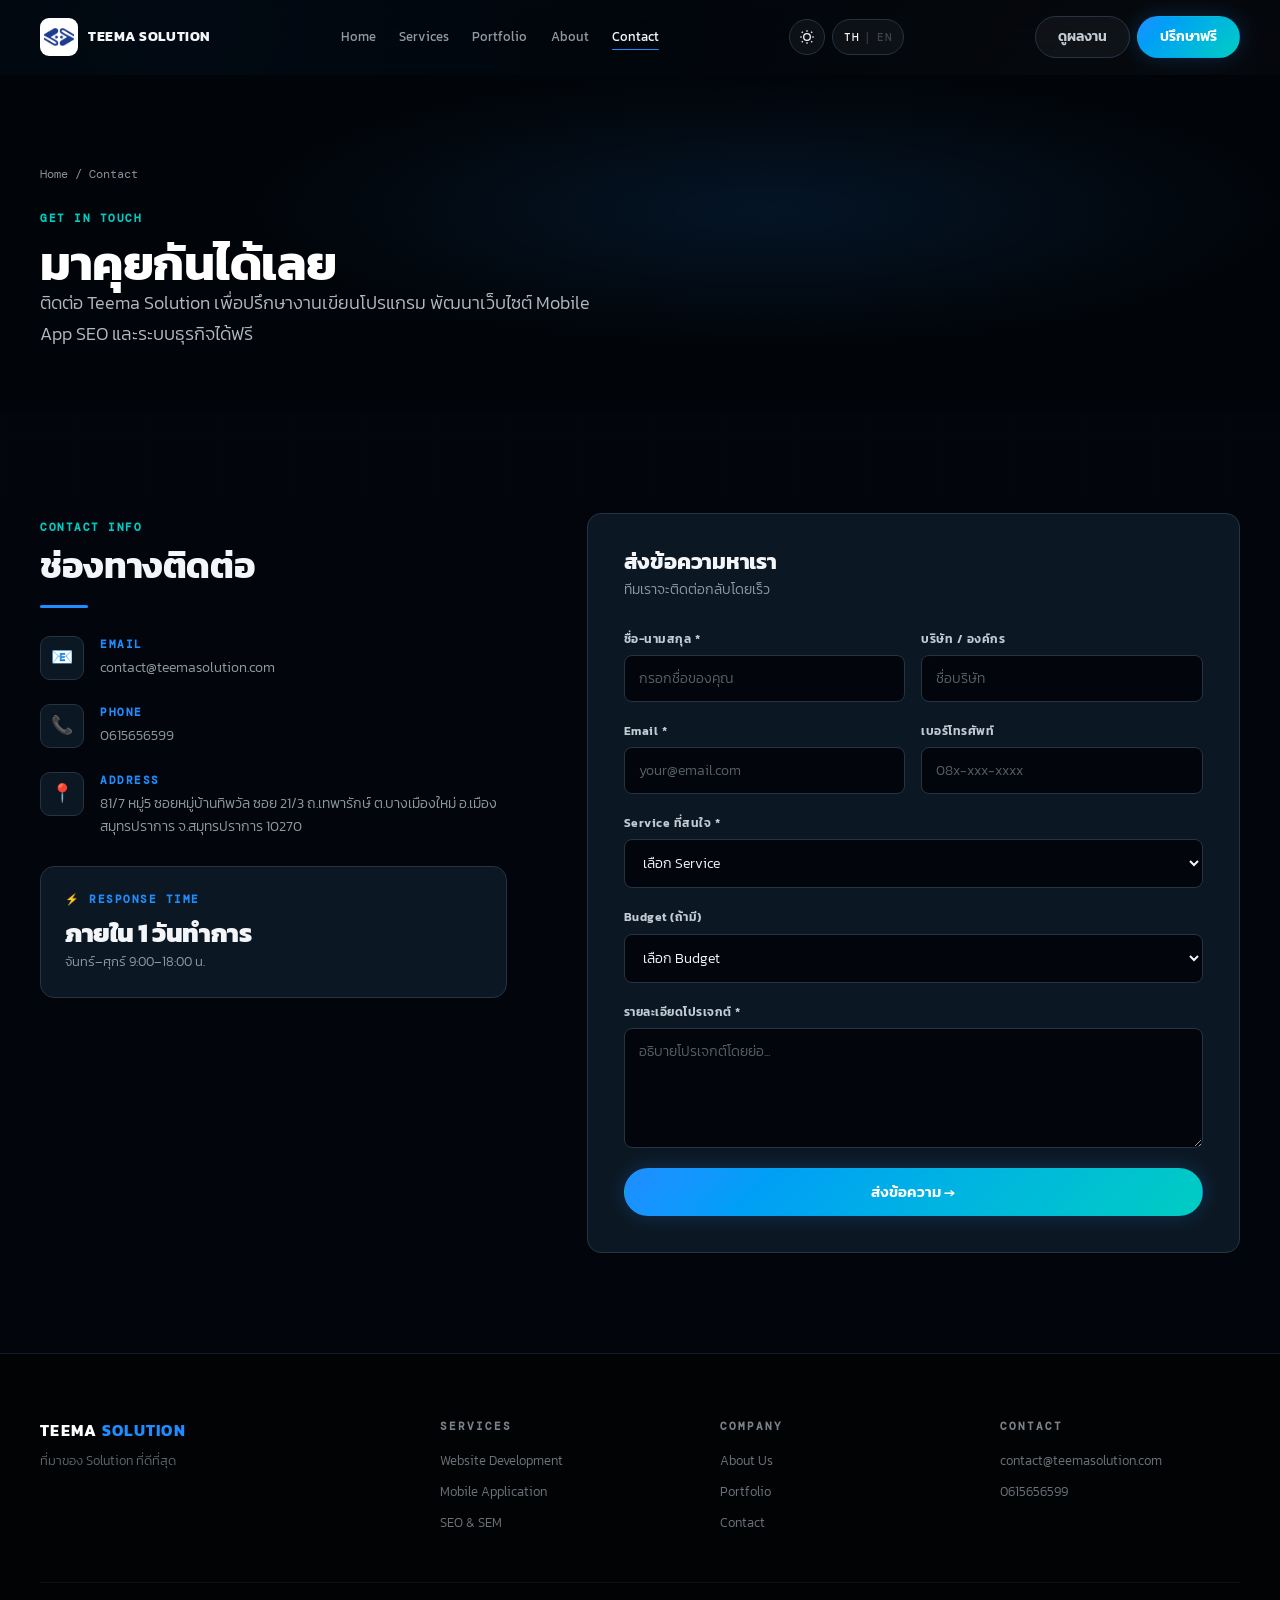
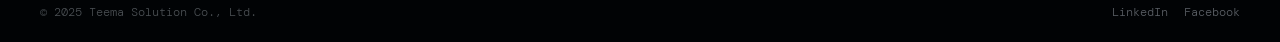
<file: contact.html>
<!DOCTYPE html>
<html lang="th" data-theme="dark" data-lang="th">
<head>
  <meta charset="UTF-8"/>
  <meta name="viewport" content="width=device-width, initial-scale=1.0"/>
  <script>(function(){var t=localStorage.getItem('ts-theme')||'dark';var l=localStorage.getItem('ts-lang')||'th';document.documentElement.dataset.theme=t;document.documentElement.dataset.lang=l;document.documentElement.lang=l==='en'?'en':'th';})();</script>
  <title>ติดต่อ Teema Solution | Software House และบริษัทรับจ้างเขียนโปรแกรม</title>
  <meta name="description" content="ติดต่อ Teema Solution Software House และบริษัทรับจ้างเขียนโปรแกรม สำหรับงานพัฒนาเว็บไซต์ Mobile App LINE OA SEO และระบบธุรกิจ"/>
  <meta name="keywords" content="ติดต่อ Teema Solution, Software House, บริษัทรับจ้างเขียนโปรแกรม, เขียนโปรแกรม, พัฒนาเว็บไซต์"/>
  <meta name="robots" content="index,follow,max-image-preview:large"/>
  <link rel="canonical" href="https://teemasolution.com/contact.html"/>
  <meta property="og:type" content="website"/>
  <meta property="og:site_name" content="Teema Solution"/>
  <meta property="og:title" content="ติดต่อ Teema Solution | Software House และบริษัทรับจ้างเขียนโปรแกรม"/>
  <meta property="og:description" content="ติดต่อทีม Teema Solution สำหรับงานเขียนโปรแกรม พัฒนาเว็บไซต์ Mobile App LINE OA SEO และระบบธุรกิจ"/>
  <meta property="og:url" content="https://teemasolution.com/contact.html"/>
  <meta property="og:image" content="https://teemasolution.com/img/logo/teema.png"/>
  <link rel="preconnect" href="https://fonts.googleapis.com"/>
  <link rel="preconnect" href="https://fonts.gstatic.com" crossorigin/>
  <link href="https://fonts.googleapis.com/css2?family=Kanit:wght@300;400;500;600;700;800&family=DM+Mono:wght@400;500&display=swap" rel="stylesheet"/>
  <link rel="stylesheet" href="theme.css"/>
  <style>
    .contact-section { padding: 100px 0; background: var(--bg); }
  </style>
  <script type="application/ld+json">{"@context":"https://schema.org","@type":"ContactPage","name":"Contact Teema Solution","url":"https://teemasolution.com/contact.html"}</script>
</head>
<body>

<!-- ══════════ NAV ══════════ -->
<header class="site-header" id="siteHeader">
  <div class="container nav-row">
    <a class="brand" href="index.html">
      <img src="img/logo/teema.png" alt="Teema Solution"/>
      TEEMA SOLUTION
    </a>
    <nav class="nav-links" aria-label="Primary navigation">
      <a href="index.html" data-i18n="nav.home">Home</a>
      <a href="services.html" data-i18n="nav.services">Services</a>
      <a href="portfolio.html" data-i18n="nav.portfolio">Portfolio</a>
      <a href="about.html" data-i18n="nav.about">About</a>
      <a href="contact.html" aria-current="page" data-i18n="nav.contact">Contact</a>
    </nav>
    <div class="nav-controls">
      <button class="theme-btn" id="themeBtn" type="button" aria-label="Toggle theme">
        <svg class="icon-sun" width="16" height="16" viewBox="0 0 24 24" fill="none" stroke="currentColor" stroke-width="2" aria-hidden="true">
          <circle cx="12" cy="12" r="5"/>
          <line x1="12" y1="2"  x2="12" y2="4"/><line x1="12" y1="20" x2="12" y2="22"/>
          <line x1="4.22" y1="4.22"  x2="5.64" y2="5.64"/><line x1="18.36" y1="18.36" x2="19.78" y2="19.78"/>
          <line x1="2"  y1="12" x2="4"  y2="12"/><line x1="20" y1="12" x2="22" y2="12"/>
          <line x1="4.22" y1="19.78" x2="5.64" y2="18.36"/><line x1="18.36" y1="5.64" x2="19.78" y2="4.22"/>
        </svg>
        <svg class="icon-moon" width="15" height="15" viewBox="0 0 24 24" fill="none" stroke="currentColor" stroke-width="2" aria-hidden="true">
          <path d="M21 12.79A9 9 0 1111.21 3 7 7 0 0021 12.79z"/>
        </svg>
      </button>
      <button class="lang-btn" id="langBtn" type="button" aria-label="Toggle language">
        <span class="lang-th">TH</span>
        <span class="lang-sep">|</span>
        <span class="lang-en">EN</span>
      </button>
    </div>
    <div class="nav-btns">
      <a class="btn btn-secondary" href="portfolio.html" data-i18n="cta.portfolio">ดูผลงาน</a>
      <a class="btn btn-primary"   href="contact.html"   data-i18n="cta.consult">ปรึกษาฟรี</a>
    </div>
    <button class="menu-btn" id="menuBtn" type="button" aria-label="Open menu" aria-expanded="false">
      <svg width="17" height="12" viewBox="0 0 17 12" fill="none" aria-hidden="true">
        <rect y="0"  width="17" height="2" rx="1" fill="currentColor"/>
        <rect y="5"  width="11" height="2" rx="1" fill="currentColor"/>
        <rect y="10" width="17" height="2" rx="1" fill="currentColor"/>
      </svg>
    </button>
  </div>
  <div class="container">
    <nav class="mobile-menu" aria-label="Mobile navigation">
      <a href="index.html" data-i18n="nav.home">Home</a>
      <a href="services.html" data-i18n="nav.services">Services</a>
      <a href="portfolio.html" data-i18n="nav.portfolio">Portfolio</a>
      <a href="about.html" data-i18n="nav.about">About</a>
      <a href="contact.html" aria-current="page" data-i18n="nav.contact">Contact</a>
    </nav>
  </div>
</header>

<!-- ══════════ PAGE HERO ══════════ -->
<section class="page-hero">
  <div class="page-hero__glow"></div>
  <div class="container page-hero__content">
    <div class="page-hero__breadcrumb"><a href="index.html">Home</a> / <span data-i18n="hero-breadcrumb">Contact</span></div>
    <span class="section-label section-label--w" data-i18n="hero-label">Get In Touch</span>
    <h1 class="section-title section-title--w" style="margin-top:8px;" data-i18n="hero-title">มาคุยกันได้เลย</h1>
    <p class="section-sub section-sub--w" data-i18n="hero-sub">ติดต่อ Teema Solution เพื่อปรึกษางานเขียนโปรแกรม พัฒนาเว็บไซต์ Mobile App SEO และระบบธุรกิจได้ฟรี</p>
  </div>
</section>

<!-- ══════════ CONTACT BODY ══════════ -->
<section class="contact-section">
  <div class="container">
    <div class="contact__grid">

      <!-- Info column -->
      <div class="reveal">
        <span class="section-label" data-i18n="info-label">Contact Info</span>
        <h2 class="section-title section-title--sm" style="margin-top:8px;" data-i18n="info-title">ช่องทางติดต่อ</h2>
        <div class="divider"></div>

        <div class="contact-info-list">
          <div class="contact__info-item reveal">
            <div class="contact__info-icon">📧</div>
            <div>
              <div class="contact__info-title">Email</div>
              <div class="contact__info-val"><a href="mailto:contact@teemasolution.com" style="color:inherit;">contact@teemasolution.com</a></div>
            </div>
          </div>
          <div class="contact__info-item reveal reveal-delay-1">
            <div class="contact__info-icon">📞</div>
            <div>
              <div class="contact__info-title">Phone</div>
              <div class="contact__info-val"><a href="tel:0615656599" style="color:inherit;">0615656599</a></div>
            </div>
          </div>
          <div class="contact__info-item reveal reveal-delay-2">
            <div class="contact__info-icon">📍</div>
            <div>
              <div class="contact__info-title">Address</div>
              <div class="contact__info-val" data-i18n="info-address">81/7 หมู่5 ซอยหมู่บ้านทิพวัล ซอย 21/3 ถ.เทพารักษ์ ต.บางเมืองใหม่ อ.เมืองสมุทรปราการ จ.สมุทรปราการ 10270</div>
            </div>
          </div>
        </div>

        <div class="contact-note glow-card">
          <div class="contact-note__label" data-i18n="note-label">⚡ Response Time</div>
          <div class="contact-note__num" data-i18n="note-time">ภายใน 1 วันทำการ</div>
          <div class="contact-note__hours" data-i18n="note-hours">จันทร์–ศุกร์ 9:00–18:00 น.</div>
        </div>
      </div>

      <!-- Form column -->
      <div class="reveal reveal-delay-1">
        <div class="contact-panel glow-card">
          <h3 data-i18n="form-title">ส่งข้อความหาเรา</h3>
          <p data-i18n="form-sub">ทีมเราจะติดต่อกลับโดยเร็ว</p>
          <form class="form" id="contactForm" action="https://formsubmit.co/contact@teemasolution.com" method="POST">
            <input type="hidden" name="_subject" value="New inquiry from Teema Solution website"/>
            <input type="hidden" name="_cc" value="maetee.n@teemasolution.com"/>
            <input type="hidden" name="_template" value="table"/>
            <input type="hidden" name="_next" value="https://teemasolution.com/thanks.html"/>
            <input type="hidden" name="_captcha" value="true"/>
            <input type="text" name="_honey" tabindex="-1" autocomplete="off" style="display:none"/>
            <div class="form__row">
              <div class="form__group">
                <label class="form__label" data-i18n="field-name">ชื่อ-นามสกุล *</label>
                <input type="text" name="full_name" class="form__input" data-i18n-placeholder="ph-name" placeholder="กรอกชื่อของคุณ" required/>
              </div>
              <div class="form__group">
                <label class="form__label" data-i18n="field-company">บริษัท / องค์กร</label>
                <input type="text" name="company" class="form__input" data-i18n-placeholder="ph-company" placeholder="ชื่อบริษัท"/>
              </div>
            </div>
            <div class="form__row">
              <div class="form__group">
                <label class="form__label" data-i18n="field-email">Email *</label>
                <input type="email" name="email" class="form__input" placeholder="your@email.com" required/>
              </div>
              <div class="form__group">
                <label class="form__label" data-i18n="field-phone">เบอร์โทรศัพท์</label>
                <input type="tel" name="phone" class="form__input" placeholder="08x-xxx-xxxx"/>
              </div>
            </div>
            <div class="form__group">
              <label class="form__label" data-i18n="field-service">Service ที่สนใจ *</label>
              <select name="service_interest" class="form__select" required>
                <option value="" disabled selected data-i18n="opt-select">เลือก Service</option>
                <option data-i18n="opt-web">Website Development</option>
                <option data-i18n="opt-security">Web Security</option>
                <option data-i18n="opt-mobile">Mobile Application</option>
                <option data-i18n="opt-line">LINE OA / Web App</option>
                <option data-i18n="opt-design">UI/UX Design</option>
                <option data-i18n="opt-seo">SEO &amp; SEM</option>
                <option data-i18n="opt-other">อื่นๆ / ไม่แน่ใจ</option>
              </select>
            </div>
            <div class="form__group">
              <label class="form__label" data-i18n="field-budget">Budget (ถ้ามี)</label>
              <select name="budget" class="form__select">
                <option value="" disabled selected data-i18n="opt-budget-select">เลือก Budget</option>
                <option data-i18n="opt-b1">ต่ำกว่า 100,000 บาท</option>
                <option data-i18n="opt-b2">100,000 – 500,000 บาท</option>
                <option data-i18n="opt-b3">500,000 – 1,000,000 บาท</option>
                <option data-i18n="opt-b4">มากกว่า 1,000,000 บาท</option>
                <option data-i18n="opt-b5">ยังไม่ทราบ</option>
              </select>
            </div>
            <div class="form__group">
              <label class="form__label" data-i18n="field-detail">รายละเอียดโปรเจกต์ *</label>
              <textarea name="project_details" class="form__textarea" data-i18n-placeholder="ph-detail" placeholder="อธิบายโปรเจกต์โดยย่อ..." required></textarea>
            </div>
            <button type="submit" class="btn btn--purple btn--lg" style="width:100%;justify-content:center;" data-i18n="form-submit">ส่งข้อความ →</button>
          </form>
        </div>
      </div>

    </div>
  </div>
</section>

<!-- ══════════ FOOTER ══════════ -->
<footer class="footer">
  <div class="container">
    <div class="footer__grid">
      <div>
        <div class="footer__brand-name">TEEMA <span>SOLUTION</span></div>
        <p class="footer__brand-desc" data-i18n="footer-brand">ที่มาของ Solution ที่ดีที่สุด</p>
      </div>
      <div>
        <p class="footer__col-title" data-i18n="footer-col-services">Services</p>
        <ul class="footer__links">
          <li><a href="services.html" data-i18n="footer-svc-1">Website Development</a></li>
          <li><a href="services.html" data-i18n="footer-svc-2">Mobile Application</a></li>
          <li><a href="services.html" data-i18n="footer-svc-3">SEO &amp; SEM</a></li>
        </ul>
      </div>
      <div>
        <p class="footer__col-title" data-i18n="footer-col-company">Company</p>
        <ul class="footer__links">
          <li><a href="about.html" data-i18n="footer-about">About Us</a></li>
          <li><a href="portfolio.html" data-i18n="footer-portfolio">Portfolio</a></li>
          <li><a href="contact.html" data-i18n="footer-contact">Contact</a></li>
        </ul>
      </div>
      <div>
        <p class="footer__col-title" data-i18n="footer-col-contact">Contact</p>
        <ul class="footer__links">
          <li><a href="mailto:contact@teemasolution.com">contact@teemasolution.com</a></li>
          <li><a href="tel:0615656599">0615656599</a></li>
        </ul>
      </div>
    </div>
    <div class="footer__bottom">
      <p class="footer__copy">© 2025 Teema Solution Co., Ltd.</p>
      <div class="footer__socials">
        <a href="#" class="footer__social">LinkedIn</a>
        <a href="#" class="footer__social">Facebook</a>
      </div>
    </div>
  </div>
</footer>

<script>
window.TR = {
  th: {
    'nav-home':'Home','nav-services':'Services','nav-portfolio':'Portfolio','nav-about':'About','nav-contact':'Contact','nav-cta':'ติดต่อเรา',
    'nav.home':'Home','nav.services':'Services','nav.portfolio':'Portfolio','nav.about':'About','nav.contact':'Contact',
    'cta.portfolio':'ดูผลงาน','cta.consult':'ปรึกษาฟรี',
    'hero-breadcrumb':'Contact','hero-label':'Get In Touch',
    'hero-title':'มาคุยกันได้เลย',
    'hero-sub':'ติดต่อ Teema Solution เพื่อปรึกษางานเขียนโปรแกรม พัฒนาเว็บไซต์ Mobile App SEO และระบบธุรกิจได้ฟรี',
    'info-label':'Contact Info','info-title':'ช่องทางติดต่อ',
    'info-address':'81/7 หมู่5 ซอยหมู่บ้านทิพวัล ซอย 21/3 ถ.เทพารักษ์ ต.บางเมืองใหม่ อ.เมืองสมุทรปราการ จ.สมุทรปราการ 10270',
    'note-label':'⚡ Response Time','note-time':'ภายใน 1 วันทำการ','note-hours':'จันทร์–ศุกร์ 9:00–18:00 น.',
    'form-title':'ส่งข้อความหาเรา','form-sub':'ทีมเราจะติดต่อกลับโดยเร็ว',
    'field-name':'ชื่อ-นามสกุล *','field-company':'บริษัท / องค์กร',
    'field-email':'Email *','field-phone':'เบอร์โทรศัพท์',
    'field-service':'Service ที่สนใจ *','field-budget':'Budget (ถ้ามี)','field-detail':'รายละเอียดโปรเจกต์ *',
    'opt-select':'เลือก Service','opt-web':'Website Development','opt-security':'Web Security',
    'opt-mobile':'Mobile Application','opt-line':'LINE OA / Web App','opt-design':'UI/UX Design',
    'opt-seo':'SEO &amp; SEM','opt-other':'อื่นๆ / ไม่แน่ใจ',
    'opt-budget-select':'เลือก Budget',
    'opt-b1':'ต่ำกว่า 100,000 บาท','opt-b2':'100,000 – 500,000 บาท',
    'opt-b3':'500,000 – 1,000,000 บาท','opt-b4':'มากกว่า 1,000,000 บาท','opt-b5':'ยังไม่ทราบ',
    'form-submit':'ส่งข้อความ →',
    'footer-brand':'ที่มาของ Solution ที่ดีที่สุด',
    'footer-col-services':'Services','footer-svc-1':'Website Development','footer-svc-2':'Mobile Application','footer-svc-3':'SEO &amp; SEM',
    'footer-col-company':'Company','footer-about':'About Us','footer-portfolio':'Portfolio','footer-contact':'Contact',
    'footer-col-contact':'Contact'
  },
  en: {
    'nav-home':'Home','nav-services':'Services','nav-portfolio':'Portfolio','nav-about':'About','nav-contact':'Contact','nav-cta':'Contact Us',
    'nav.home':'Home','nav.services':'Services','nav.portfolio':'Portfolio','nav.about':'About','nav.contact':'Contact',
    'cta.portfolio':'Portfolio','cta.consult':'Free Consult',
    'hero-breadcrumb':'Contact','hero-label':'Get In Touch',
    'hero-title':'Let\'s Talk',
    'hero-sub':'Contact Teema Solution for free consultation on programming, website development, Mobile App, SEO and business systems.',
    'info-label':'Contact Info','info-title':'How to Reach Us',
    'info-address':'81/7 Moo 5, Soi Muban Thippawan 21/3, Theparak Rd., Bang Mueang Mai, Mueang Samut Prakan, Samut Prakan 10270',
    'note-label':'⚡ Response Time','note-time':'Within 1 Business Day','note-hours':'Mon–Fri 9:00 AM – 6:00 PM',
    'form-title':'Send Us a Message','form-sub':'Our team will get back to you shortly.',
    'field-name':'Full Name *','field-company':'Company / Organization',
    'field-email':'Email *','field-phone':'Phone Number',
    'field-service':'Service of Interest *','field-budget':'Budget (if known)','field-detail':'Project Details *',
    'opt-select':'Select a Service','opt-web':'Website Development','opt-security':'Web Security',
    'opt-mobile':'Mobile Application','opt-line':'LINE OA / Web App','opt-design':'UI/UX Design',
    'opt-seo':'SEO &amp; SEM','opt-other':'Other / Not Sure',
    'opt-budget-select':'Select Budget',
    'opt-b1':'Under 100,000 THB','opt-b2':'100,000 – 500,000 THB',
    'opt-b3':'500,000 – 1,000,000 THB','opt-b4':'Over 1,000,000 THB','opt-b5':'Not Sure Yet',
    'form-submit':'Send Message →',
    'footer-brand':'The Source of the Best Solution',
    'footer-col-services':'Services','footer-svc-1':'Website Development','footer-svc-2':'Mobile Application','footer-svc-3':'SEO &amp; SEM',
    'footer-col-company':'Company','footer-about':'About Us','footer-portfolio':'Portfolio','footer-contact':'Contact',
    'footer-col-contact':'Contact'
  }
};
</script>
<script src="theme.js"></script>
<script>
  /* Apply placeholder translations */
  (function() {
    var phMap = {
      'ph-name': { th: 'กรอกชื่อของคุณ', en: 'Enter your name' },
      'ph-company': { th: 'ชื่อบริษัท', en: 'Company name' },
      'ph-detail': { th: 'อธิบายโปรเจกต์โดยย่อ...', en: 'Briefly describe your project...' }
    };
    function applyPlaceholders(lang) {
      document.querySelectorAll('[data-i18n-placeholder]').forEach(function(el) {
        var key = el.dataset.i18nPlaceholder;
        if (phMap[key] && phMap[key][lang]) el.placeholder = phMap[key][lang];
      });
    }
    var lang = localStorage.getItem('ts-lang') || 'th';
    applyPlaceholders(lang);
    /* re-apply when lang changes */
    document.getElementById('langBtn').addEventListener('click', function() {
      setTimeout(function() {
        applyPlaceholders(localStorage.getItem('ts-lang') || 'th');
      }, 50);
    });
  })();
</script>
</body>
</html>
</file>
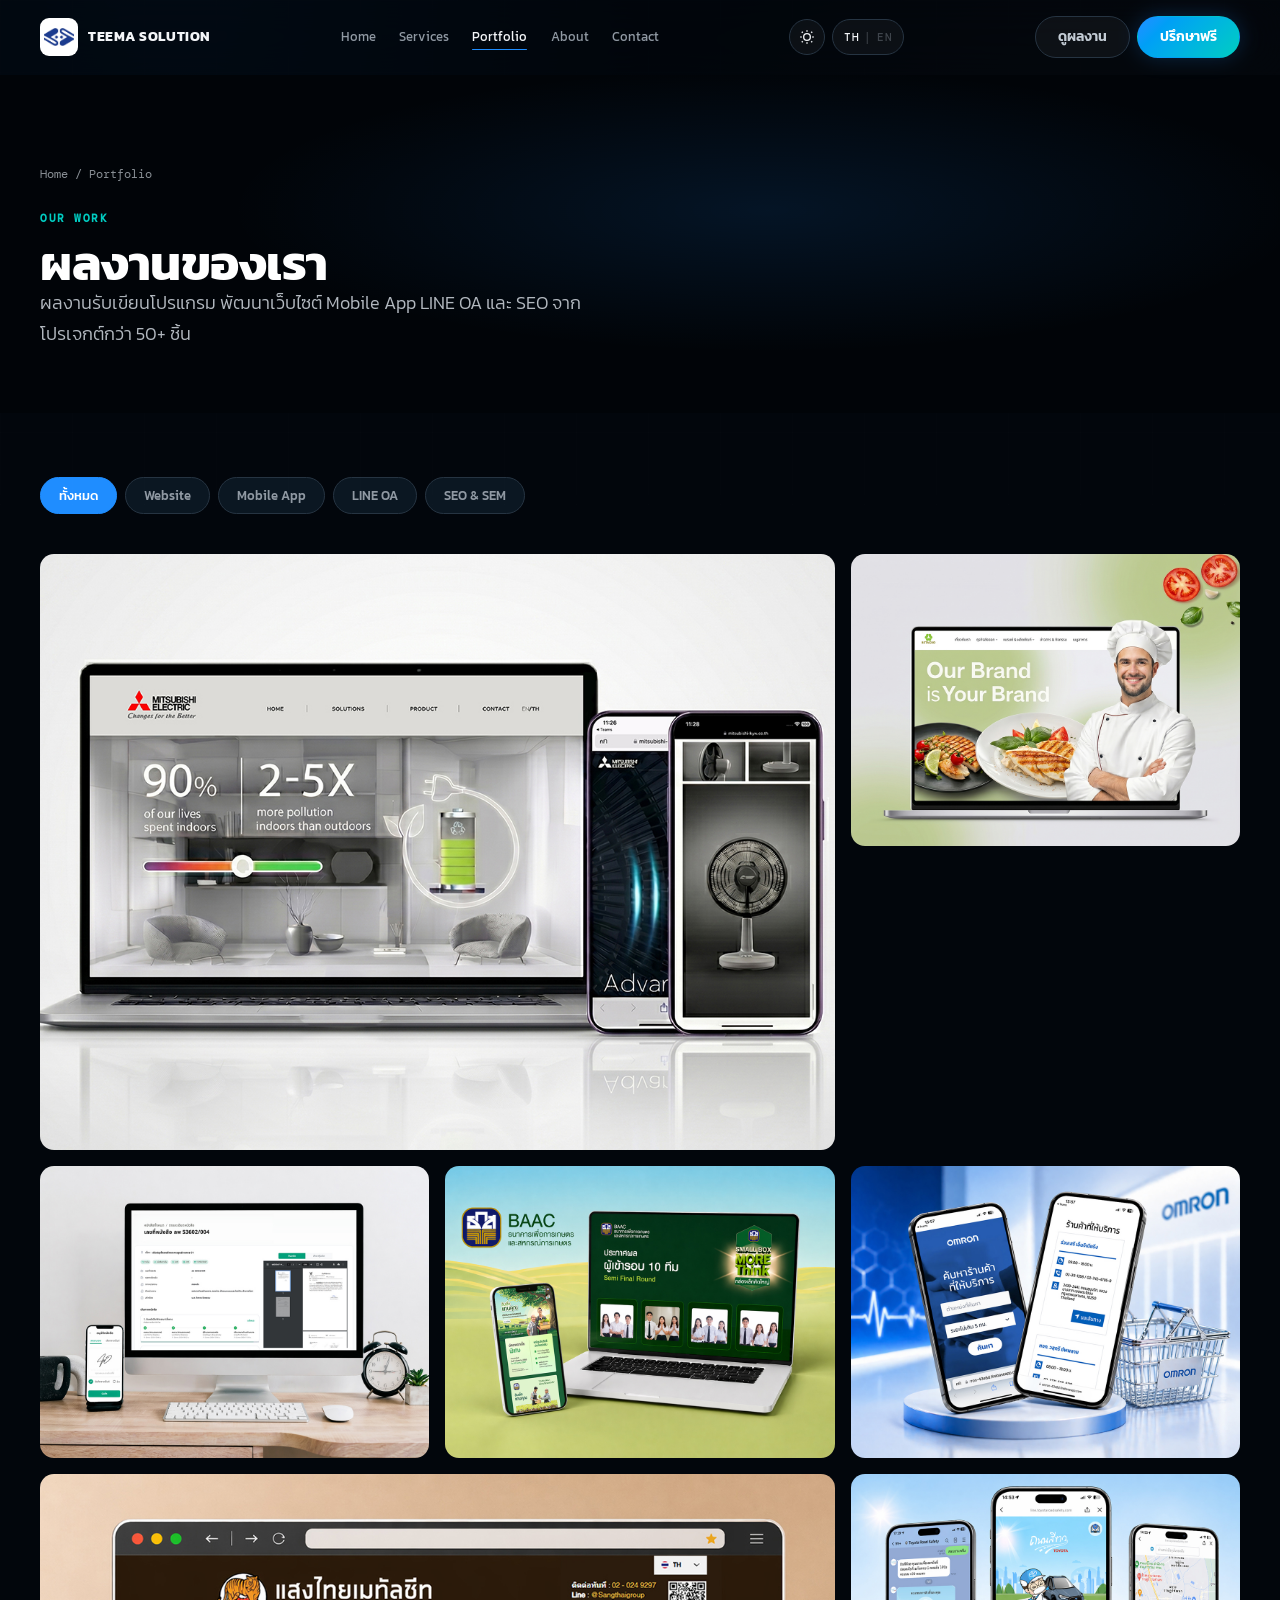
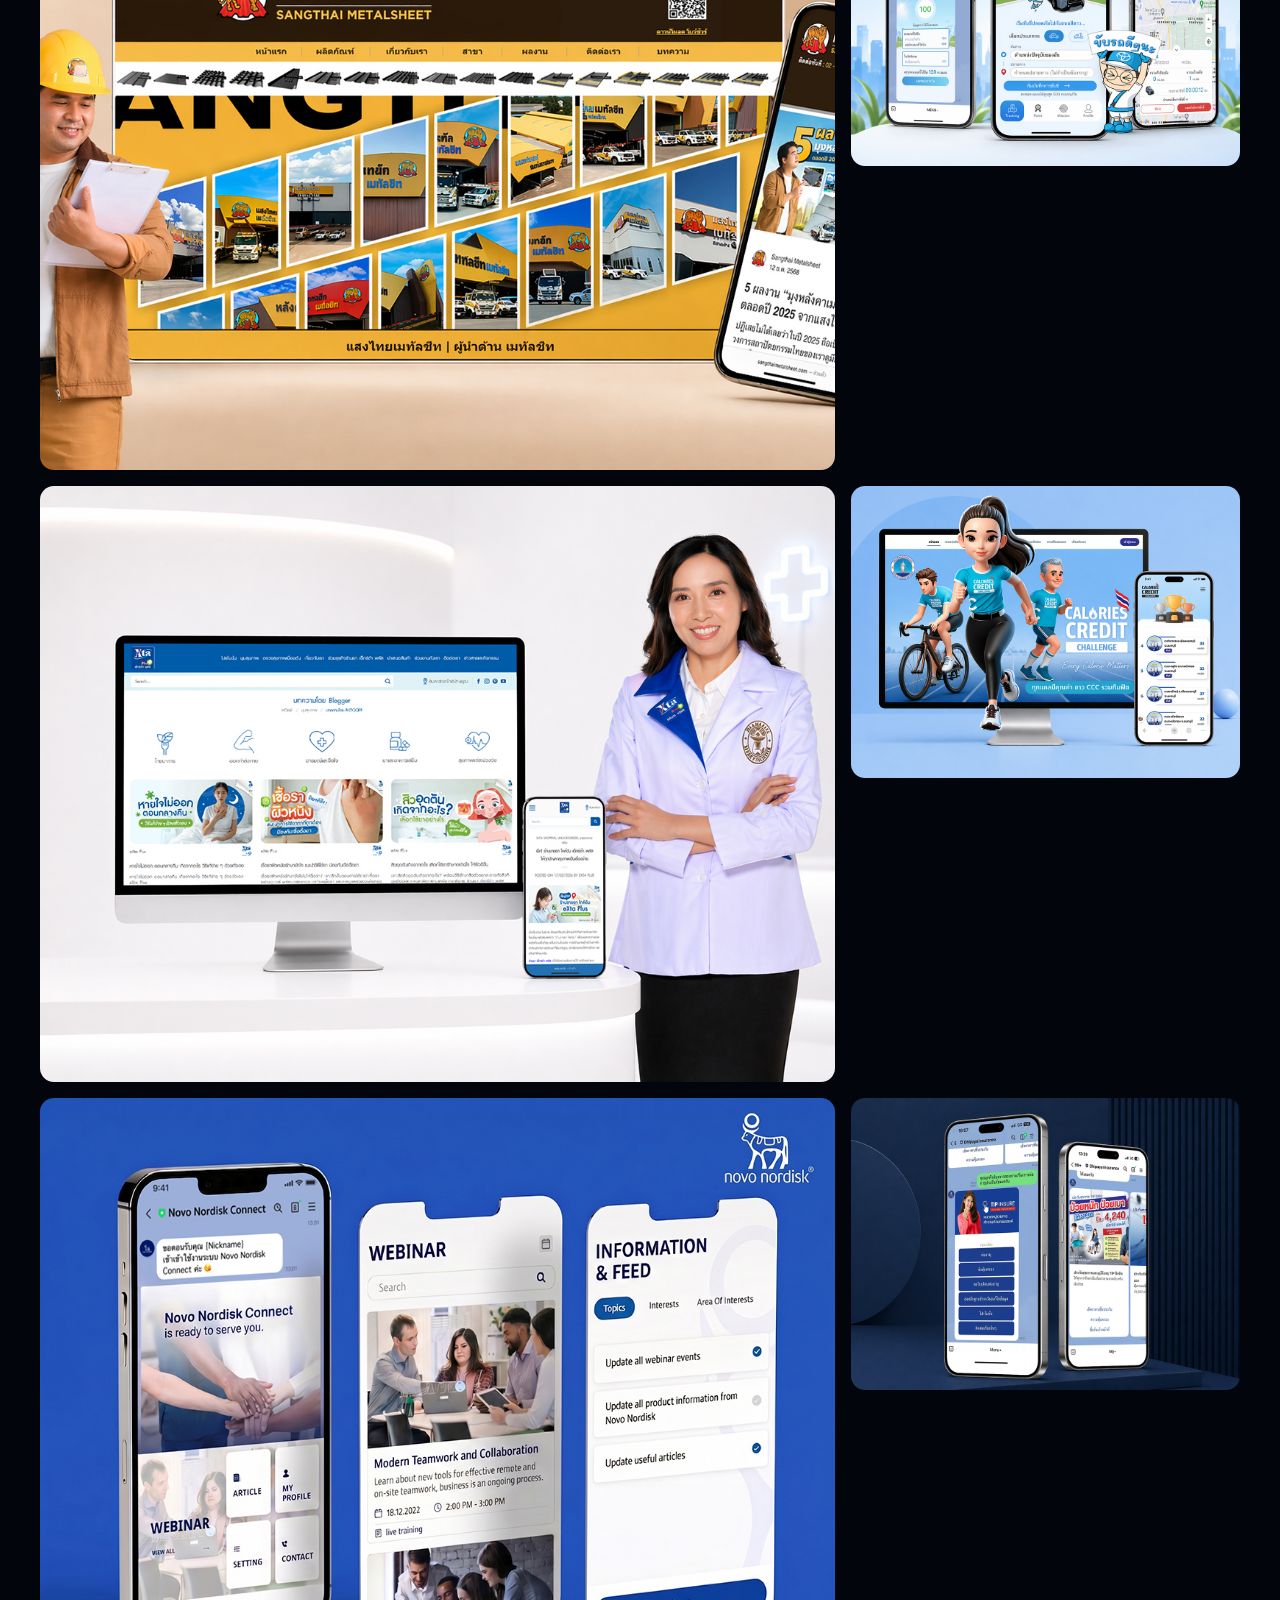
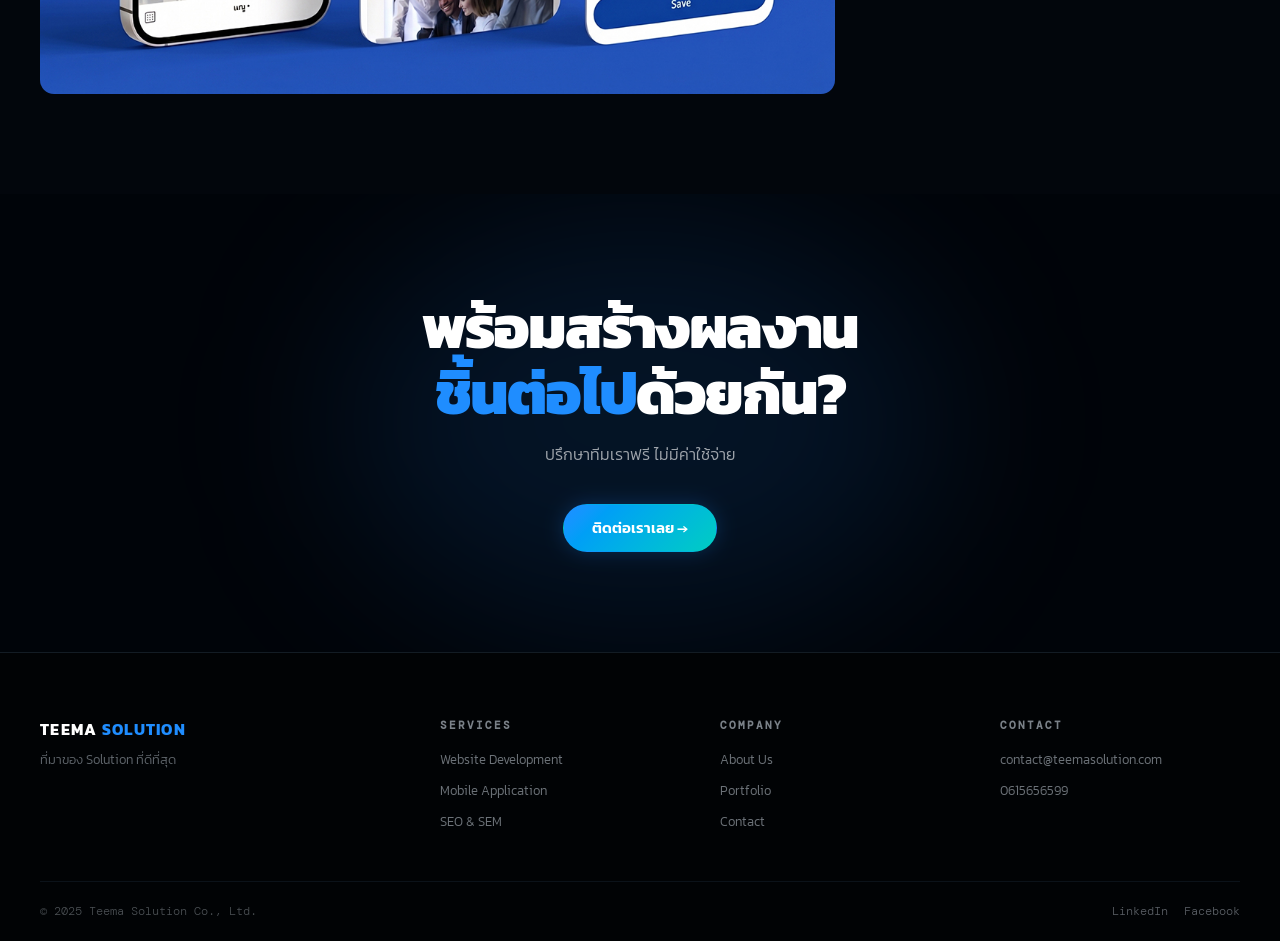
<file: portfolio.html>
<!DOCTYPE html>
<html lang="th" data-theme="dark" data-lang="th">
<head>
  <meta charset="UTF-8"/>
  <meta name="viewport" content="width=device-width, initial-scale=1.0"/>
  <script>(function(){var t=localStorage.getItem('ts-theme')||'dark';var l=localStorage.getItem('ts-lang')||'th';document.documentElement.dataset.theme=t;document.documentElement.dataset.lang=l;document.documentElement.lang=l==='en'?'en':'th';})();</script>
  <title>Portfolio ผลงานเขียนโปรแกรม เว็บไซต์ และ Mobile App | Teema Solution</title>
  <meta name="description" content="รวมผลงานของ Teema Solution ในการรับเขียนโปรแกรม พัฒนาเว็บไซต์ Mobile App LINE OA และ SEO จากองค์กรชั้นนำทั้งภาครัฐและเอกชน"/>
  <meta name="keywords" content="Teema Solution, Software House, บริษัทรับจ้างเขียนโปรแกรม, เขียนโปรแกรม, Portfolio, พัฒนาเว็บไซต์, Mobile App"/>
  <meta name="robots" content="index,follow,max-image-preview:large"/>
  <link rel="canonical" href="https://teemasolution.com/portfolio.html"/>
  <meta property="og:type" content="website"/>
  <meta property="og:site_name" content="Teema Solution"/>
  <meta property="og:title" content="Portfolio ผลงานเขียนโปรแกรม เว็บไซต์ และ Mobile App | Teema Solution"/>
  <meta property="og:description" content="รวมผลงานรับเขียนโปรแกรม พัฒนาเว็บไซต์ Mobile App LINE OA และ SEO ของ Teema Solution"/>
  <meta property="og:url" content="https://teemasolution.com/portfolio.html"/>
  <meta property="og:image" content="https://teemasolution.com/img/Image_Mitsubishi_Electric_1440x810.jpg"/>
  <link rel="preconnect" href="https://fonts.googleapis.com"/>
  <link rel="preconnect" href="https://fonts.gstatic.com" crossorigin/>
  <link href="https://fonts.googleapis.com/css2?family=Kanit:wght@300;400;500;600;700;800&family=DM+Mono:wght@400;500&display=swap" rel="stylesheet"/>
  <link rel="stylesheet" href="theme.css"/>
</head>
<body>

<!-- ══════════ NAV ══════════ -->
<header class="site-header" id="siteHeader">
  <div class="container nav-row">
    <a class="brand" href="index.html">
      <img src="img/logo/teema.png" alt="Teema Solution"/>
      TEEMA SOLUTION
    </a>
    <nav class="nav-links" aria-label="Primary navigation">
      <a href="index.html" data-i18n="nav.home">Home</a>
      <a href="services.html" data-i18n="nav.services">Services</a>
      <a href="portfolio.html" aria-current="page" data-i18n="nav.portfolio">Portfolio</a>
      <a href="about.html" data-i18n="nav.about">About</a>
      <a href="contact.html" data-i18n="nav.contact">Contact</a>
    </nav>
    <div class="nav-controls">
      <button class="theme-btn" id="themeBtn" type="button" aria-label="Toggle theme">
        <svg class="icon-sun" width="16" height="16" viewBox="0 0 24 24" fill="none" stroke="currentColor" stroke-width="2" aria-hidden="true">
          <circle cx="12" cy="12" r="5"/>
          <line x1="12" y1="2"  x2="12" y2="4"/><line x1="12" y1="20" x2="12" y2="22"/>
          <line x1="4.22" y1="4.22"  x2="5.64" y2="5.64"/><line x1="18.36" y1="18.36" x2="19.78" y2="19.78"/>
          <line x1="2"  y1="12" x2="4"  y2="12"/><line x1="20" y1="12" x2="22" y2="12"/>
          <line x1="4.22" y1="19.78" x2="5.64" y2="18.36"/><line x1="18.36" y1="5.64" x2="19.78" y2="4.22"/>
        </svg>
        <svg class="icon-moon" width="15" height="15" viewBox="0 0 24 24" fill="none" stroke="currentColor" stroke-width="2" aria-hidden="true">
          <path d="M21 12.79A9 9 0 1111.21 3 7 7 0 0021 12.79z"/>
        </svg>
      </button>
      <button class="lang-btn" id="langBtn" type="button" aria-label="Toggle language">
        <span class="lang-th">TH</span>
        <span class="lang-sep">|</span>
        <span class="lang-en">EN</span>
      </button>
    </div>
    <div class="nav-btns">
      <a class="btn btn-secondary" href="portfolio.html" data-i18n="cta.portfolio">ดูผลงาน</a>
      <a class="btn btn-primary"   href="contact.html"   data-i18n="cta.consult">ปรึกษาฟรี</a>
    </div>
    <button class="menu-btn" id="menuBtn" type="button" aria-label="Open menu" aria-expanded="false">
      <svg width="17" height="12" viewBox="0 0 17 12" fill="none" aria-hidden="true">
        <rect y="0"  width="17" height="2" rx="1" fill="currentColor"/>
        <rect y="5"  width="11" height="2" rx="1" fill="currentColor"/>
        <rect y="10" width="17" height="2" rx="1" fill="currentColor"/>
      </svg>
    </button>
  </div>
  <div class="container">
    <nav class="mobile-menu" aria-label="Mobile navigation">
      <a href="index.html" data-i18n="nav.home">Home</a>
      <a href="services.html" data-i18n="nav.services">Services</a>
      <a href="portfolio.html" aria-current="page" data-i18n="nav.portfolio">Portfolio</a>
      <a href="about.html" data-i18n="nav.about">About</a>
      <a href="contact.html" data-i18n="nav.contact">Contact</a>
    </nav>
  </div>
</header>

<!-- ══════════ PAGE HERO ══════════ -->
<section class="page-hero">
  <div class="page-hero__glow"></div>
  <div class="container page-hero__content">
    <div class="page-hero__breadcrumb"><a href="index.html">Home</a> / <span data-i18n="hero-breadcrumb">Portfolio</span></div>
    <span class="section-label section-label--w" data-i18n="hero-label">Our Work</span>
    <h1 class="section-title section-title--w" style="margin-top:8px;" data-i18n="hero-title">ผลงานของเรา</h1>
    <p class="section-sub section-sub--w" data-i18n="hero-sub">ผลงานรับเขียนโปรแกรม พัฒนาเว็บไซต์ Mobile App LINE OA และ SEO จากโปรเจกต์กว่า 50+ ชิ้น</p>
  </div>
</section>

<!-- ══════════ PORTFOLIO ══════════ -->
<section class="portfolio" style="padding-top:64px;">
  <div class="container">
    <div class="portfolio__filter">
      <button class="filter-btn active" data-filter="all" data-i18n="filter-all">ทั้งหมด</button>
      <button class="filter-btn" data-filter="website" data-i18n="filter-website">Website</button>
      <button class="filter-btn" data-filter="mobile" data-i18n="filter-mobile">Mobile App</button>
      <button class="filter-btn" data-filter="lineoa" data-i18n="filter-lineoa">LINE OA</button>
      <button class="filter-btn" data-filter="seo" data-i18n="filter-seo">SEO &amp; SEM</button>
    </div>
    <div class="portfolio__grid" id="portfolioGrid">
      <div class="portfolio-card portfolio-card--wide reveal" data-type="website">
        <img src="img/Image_Mitsubishi_Electric_1440x810.jpg" alt="Mitsubishi Electric" loading="lazy"/>
        <div class="portfolio-card__overlay">
          <div class="portfolio-card__client">Mitsubishi Electric</div>
          <div class="portfolio-card__title" data-i18n="p1-title">Product Information Website Design</div>
          <span class="portfolio-card__type" data-i18n="p1-type">Website Design (All Page)</span>
        </div>
        <div class="portfolio-card__arrow">↗</div>
      </div>
      <div class="portfolio-card reveal" data-type="website">
        <img src="img/Image_Betagro_1080x810.jpg" alt="BET AGRO" loading="lazy"/>
        <div class="portfolio-card__overlay">
          <div class="portfolio-card__client">BET AGRO</div>
          <div class="portfolio-card__title" data-i18n="p2-title">Product Information Website Design</div>
          <span class="portfolio-card__type" data-i18n="p2-type">Website Design (All Page)</span>
        </div>
        <div class="portfolio-card__arrow">↗</div>
      </div>
      <div class="portfolio-card reveal" data-type="website">
        <img src="img/Image_Stella_1080x810.jpg" alt="Stella Plus" loading="lazy"/>
        <div class="portfolio-card__overlay">
          <div class="portfolio-card__client">Stella Plus (Startup)</div>
          <div class="portfolio-card__title" data-i18n="p3-title">eSarabun &amp; eHR for Local Government</div>
          <span class="portfolio-card__type">SaaS — React + Next.js</span>
        </div>
        <div class="portfolio-card__arrow">↗</div>
      </div>
      <div class="portfolio-card reveal reveal-delay-1" data-type="website">
        <img src="img/Image_BAAC_1080x810.jpg" alt="BAAC" loading="lazy"/>
        <div class="portfolio-card__overlay">
          <div class="portfolio-card__client">BAAC (ธ.ก.ส.)</div>
          <div class="portfolio-card__title" data-i18n="p4-title">Agricultural Loan Information Website</div>
          <span class="portfolio-card__type" data-i18n="p4-type">Website Design (All Page)</span>
        </div>
        <div class="portfolio-card__arrow">↗</div>
      </div>
      <div class="portfolio-card reveal reveal-delay-2" data-type="website">
        <img src="img/Image_Omron_1080x810.jpg" alt="OMRON" loading="lazy"/>
        <div class="portfolio-card__overlay">
          <div class="portfolio-card__client">OMRON</div>
          <div class="portfolio-card__title" data-i18n="p5-title">Store Locator Website</div>
          <span class="portfolio-card__type" data-i18n="p5-type">Website Design (All Page)</span>
        </div>
        <div class="portfolio-card__arrow">↗</div>
      </div>
      <div class="portfolio-card portfolio-card--wide reveal" data-type="seo">
        <img src="img/Image_SangThai_1440x810.jpg" alt="Sangthai Metalsheet" loading="lazy"/>
        <div class="portfolio-card__overlay">
          <div class="portfolio-card__client">Sangthai Metalsheet</div>
          <div class="portfolio-card__title" data-i18n="p6-title">SEO Strategy — Page Views +348% (82K → 367K)</div>
          <span class="portfolio-card__type">SEO &amp; SEM</span>
        </div>
        <div class="portfolio-card__arrow">↗</div>
      </div>
      <div class="portfolio-card reveal reveal-delay-1" data-type="lineoa mobile">
        <img src="img/Image_Toyota_1080x810.jpg" alt="Toyota Thailand" loading="lazy"/>
        <div class="portfolio-card__overlay">
          <div class="portfolio-card__client">Toyota Thailand</div>
          <div class="portfolio-card__title" data-i18n="p7-title">Road Safety LINE Web App 2023</div>
          <span class="portfolio-card__type">LINE OA / Web App</span>
        </div>
        <div class="portfolio-card__arrow">↗</div>
      </div>
      <div class="portfolio-card portfolio-card--wide reveal" data-type="seo">
        <img src="img/Image_eXta_1080x810.jpg" alt="eXta CP ALL" loading="lazy"/>
        <div class="portfolio-card__overlay">
          <div class="portfolio-card__client">eXta (CP ALL)</div>
          <div class="portfolio-card__title" data-i18n="p8-title">SEO &amp; SEM Ads Optimization</div>
          <span class="portfolio-card__type">SEO &amp; SEM</span>
        </div>
        <div class="portfolio-card__arrow">↗</div>
      </div>
      <div class="portfolio-card reveal reveal-delay-2" data-type="mobile">
        <img src="img/Image_Calories_Credit_Challenge_1080x810.jpg" alt="Calories Credit Challenge" loading="lazy"/>
        <div class="portfolio-card__overlay">
          <div class="portfolio-card__client" data-i18n="p9-client">กระทรวงการท่องเที่ยวและกีฬา</div>
          <div class="portfolio-card__title" data-i18n="p9-title">Calories Credit Challenge App</div>
          <span class="portfolio-card__type">Mobile App (iOS + Android)</span>
        </div>
        <div class="portfolio-card__arrow">↗</div>
      </div>
      <div class="portfolio-card portfolio-card--wide reveal" data-type="lineoa">
        <img src="img/Image_Novo_Norvisk_1080x810.jpg" alt="Novo Nordisk" loading="lazy"/>
        <div class="portfolio-card__overlay">
          <div class="portfolio-card__client">Novo Nordisk</div>
          <div class="portfolio-card__title" data-i18n="p10-title">Novo Nordisk Connect</div>
          <span class="portfolio-card__type">LINE Official Account</span>
        </div>
        <div class="portfolio-card__arrow">↗</div>
      </div>
      <div class="portfolio-card reveal reveal-delay-1" data-type="lineoa">
        <img src="img/Image_Dhipaya_1080x810.jpg" alt="Dhipaya Insurance" loading="lazy"/>
        <div class="portfolio-card__overlay">
          <div class="portfolio-card__client">Dhipaya Insurance</div>
          <div class="portfolio-card__title" data-i18n="p11-title">TIP Renew</div>
          <span class="portfolio-card__type">LINE Official Account</span>
        </div>
        <div class="portfolio-card__arrow">↗</div>
      </div>
    </div>
  </div>
</section>

<!-- ══════════ CTA ══════════ -->
<section class="cta-banner">
  <div class="cta-banner__orb"></div>
  <div class="container" style="position:relative;z-index:2;">
    <h2 class="cta-banner__title reveal" data-i18n="cta-title">พร้อมสร้างผลงาน<br/><span>ชิ้นต่อไป</span>ด้วยกัน?</h2>
    <p class="cta-banner__sub reveal reveal-delay-1" data-i18n="cta-sub">ปรึกษาทีมเราฟรี ไม่มีค่าใช้จ่าย</p>
    <div class="cta-banner__actions reveal reveal-delay-2">
      <a href="contact.html" class="btn btn--purple btn--lg" data-i18n="cta-btn">ติดต่อเราเลย →</a>
    </div>
  </div>
</section>

<!-- ══════════ FOOTER ══════════ -->
<footer class="footer">
  <div class="container">
    <div class="footer__grid">
      <div>
        <div class="footer__brand-name">TEEMA <span>SOLUTION</span></div>
        <p class="footer__brand-desc" data-i18n="footer-brand">ที่มาของ Solution ที่ดีที่สุด</p>
      </div>
      <div>
        <p class="footer__col-title" data-i18n="footer-col-services">Services</p>
        <ul class="footer__links">
          <li><a href="services.html" data-i18n="footer-svc-1">Website Development</a></li>
          <li><a href="services.html" data-i18n="footer-svc-2">Mobile Application</a></li>
          <li><a href="services.html" data-i18n="footer-svc-3">SEO &amp; SEM</a></li>
        </ul>
      </div>
      <div>
        <p class="footer__col-title" data-i18n="footer-col-company">Company</p>
        <ul class="footer__links">
          <li><a href="about.html" data-i18n="footer-about">About Us</a></li>
          <li><a href="portfolio.html" data-i18n="footer-portfolio">Portfolio</a></li>
          <li><a href="contact.html" data-i18n="footer-contact">Contact</a></li>
        </ul>
      </div>
      <div>
        <p class="footer__col-title" data-i18n="footer-col-contact">Contact</p>
        <ul class="footer__links">
          <li><a href="mailto:contact@teemasolution.com">contact@teemasolution.com</a></li>
          <li><a href="tel:0615656599">0615656599</a></li>
        </ul>
      </div>
    </div>
    <div class="footer__bottom">
      <p class="footer__copy">© 2025 Teema Solution Co., Ltd.</p>
      <div class="footer__socials">
        <a href="#" class="footer__social">LinkedIn</a>
        <a href="#" class="footer__social">Facebook</a>
      </div>
    </div>
  </div>
</footer>

<script>
window.TR = {
  th: {
    'nav-home':'Home','nav-services':'Services','nav-portfolio':'Portfolio','nav-about':'About','nav-contact':'Contact','nav-cta':'ติดต่อเรา',
    'nav.home':'Home','nav.services':'Services','nav.portfolio':'Portfolio','nav.about':'About','nav.contact':'Contact',
    'cta.portfolio':'ดูผลงาน','cta.consult':'ปรึกษาฟรี',
    'hero-breadcrumb':'Portfolio','hero-label':'Our Work',
    'hero-title':'ผลงานของเรา',
    'hero-sub':'ผลงานรับเขียนโปรแกรม พัฒนาเว็บไซต์ Mobile App LINE OA และ SEO จากโปรเจกต์กว่า 50+ ชิ้น',
    'filter-all':'ทั้งหมด','filter-website':'Website','filter-mobile':'Mobile App','filter-lineoa':'LINE OA','filter-seo':'SEO &amp; SEM',
    'p1-title':'Product Information Website Design','p1-type':'Website Design (All Page)',
    'p2-title':'Product Information Website Design','p2-type':'Website Design (All Page)',
    'p3-title':'eSarabun &amp; eHR for Local Government',
    'p4-title':'Agricultural Loan Information Website','p4-type':'Website Design (All Page)',
    'p5-title':'Store Locator Website','p5-type':'Website Design (All Page)',
    'p6-title':'SEO Strategy — Page Views +348% (82K → 367K)',
    'p7-title':'Road Safety LINE Web App 2023',
    'p8-title':'SEO &amp; SEM Ads Optimization',
    'p9-client':'กระทรวงการท่องเที่ยวและกีฬา','p9-title':'Calories Credit Challenge App',
    'p10-title':'Novo Nordisk Connect',
    'p11-title':'TIP Renew',
    'cta-title':'พร้อมสร้างผลงาน<br/><span>ชิ้นต่อไป</span>ด้วยกัน?','cta-sub':'ปรึกษาทีมเราฟรี ไม่มีค่าใช้จ่าย','cta-btn':'ติดต่อเราเลย →',
    'footer-brand':'ที่มาของ Solution ที่ดีที่สุด',
    'footer-col-services':'Services','footer-svc-1':'Website Development','footer-svc-2':'Mobile Application','footer-svc-3':'SEO &amp; SEM',
    'footer-col-company':'Company','footer-about':'About Us','footer-portfolio':'Portfolio','footer-contact':'Contact',
    'footer-col-contact':'Contact'
  },
  en: {
    'nav-home':'Home','nav-services':'Services','nav-portfolio':'Portfolio','nav-about':'About','nav-contact':'Contact','nav-cta':'Contact Us',
    'nav.home':'Home','nav.services':'Services','nav.portfolio':'Portfolio','nav.about':'About','nav.contact':'Contact',
    'cta.portfolio':'Portfolio','cta.consult':'Free Consult',
    'hero-breadcrumb':'Portfolio','hero-label':'Our Work',
    'hero-title':'Our Projects',
    'hero-sub':'Programming, Website, Mobile App, LINE OA and SEO projects — 50+ delivered for leading organizations.',
    'filter-all':'All','filter-website':'Website','filter-mobile':'Mobile App','filter-lineoa':'LINE OA','filter-seo':'SEO &amp; SEM',
    'p1-title':'Product Information Website Design','p1-type':'Website Design (All Pages)',
    'p2-title':'Product Information Website Design','p2-type':'Website Design (All Pages)',
    'p3-title':'eSarabun &amp; eHR for Local Government',
    'p4-title':'Agricultural Loan Information Website','p4-type':'Website Design (All Pages)',
    'p5-title':'Store Locator Website','p5-type':'Website Design (All Pages)',
    'p6-title':'SEO Strategy — Page Views +348% (82K → 367K)',
    'p7-title':'Road Safety LINE Web App 2023',
    'p8-title':'SEO &amp; SEM Ads Optimization',
    'p9-client':'Ministry of Tourism and Sports','p9-title':'Calories Credit Challenge App',
    'p10-title':'Novo Nordisk Connect',
    'p11-title':'TIP Renew',
    'cta-title':'Ready to Build the<br/><span>Next Project</span>Together?','cta-sub':'Free consultation, no obligations','cta-btn':'Contact Us Now →',
    'footer-brand':'The Source of the Best Solution',
    'footer-col-services':'Services','footer-svc-1':'Website Development','footer-svc-2':'Mobile Application','footer-svc-3':'SEO &amp; SEM',
    'footer-col-company':'Company','footer-about':'About Us','footer-portfolio':'Portfolio','footer-contact':'Contact',
    'footer-col-contact':'Contact'
  }
};
</script>
<script src="theme.js"></script>
<script>
  /* Portfolio filter with fade animation */
  document.querySelectorAll('.filter-btn').forEach(function(btn) {
    btn.addEventListener('click', function() {
      document.querySelectorAll('.filter-btn').forEach(function(b) { b.classList.remove('active'); });
      btn.classList.add('active');
      var f = btn.dataset.filter;
      document.querySelectorAll('.portfolio-card').forEach(function(card) {
        var type = card.dataset.type || '';
        var show = f === 'all' || type.includes(f);
        if (show) {
          card.style.display = '';
          card.style.gridColumn = card.classList.contains('portfolio-card--wide') ? '' : '';
          requestAnimationFrame(function() {
            card.style.opacity = '1';
            card.style.transform = 'translateY(0)';
          });
        } else {
          card.style.opacity = '0';
          card.style.transform = 'translateY(12px)';
          setTimeout(function() {
            if (card.style.opacity === '0') card.style.display = 'none';
          }, 280);
        }
      });
    });
  });

  /* Add base transition to cards for filter anim */
  document.querySelectorAll('.portfolio-card').forEach(function(card) {
    card.style.transition = 'opacity 0.28s ease, transform 0.28s ease, box-shadow 0.35s ease';
  });
</script>
</body>
</html>
</file>
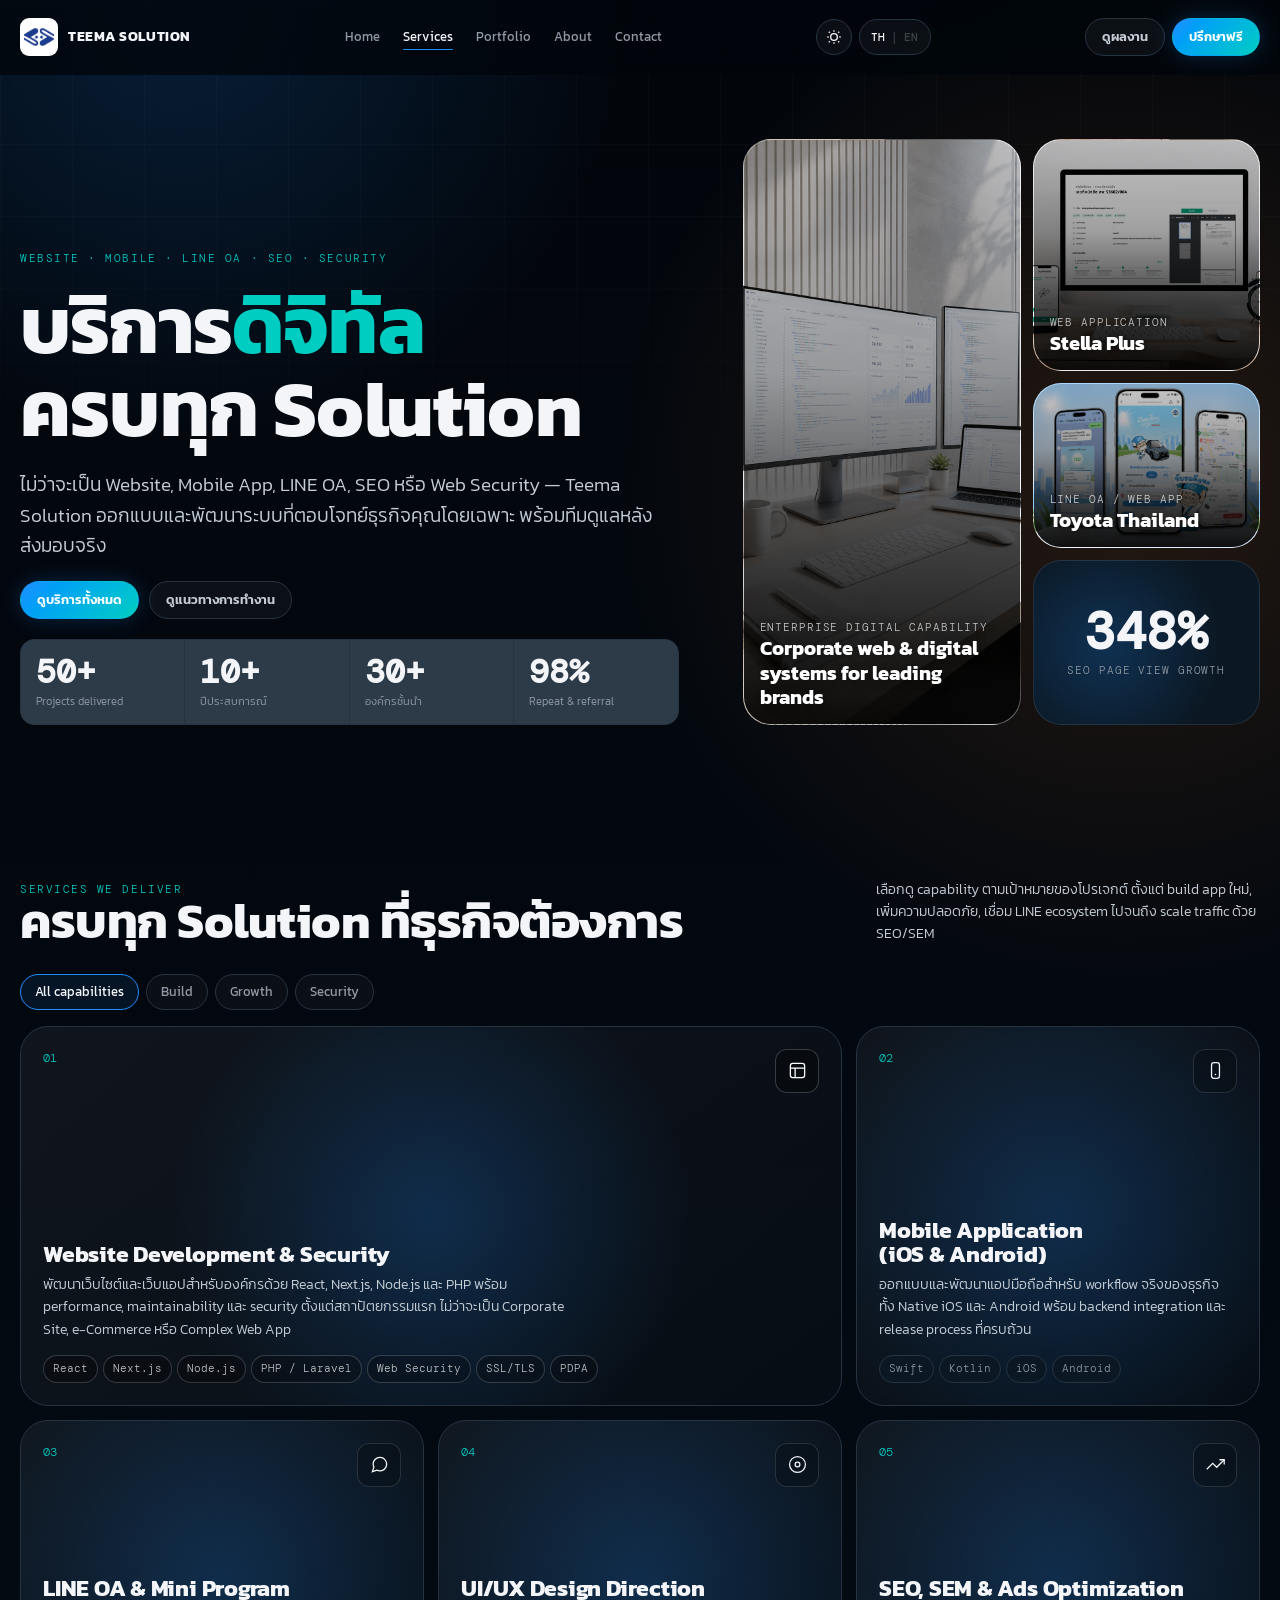
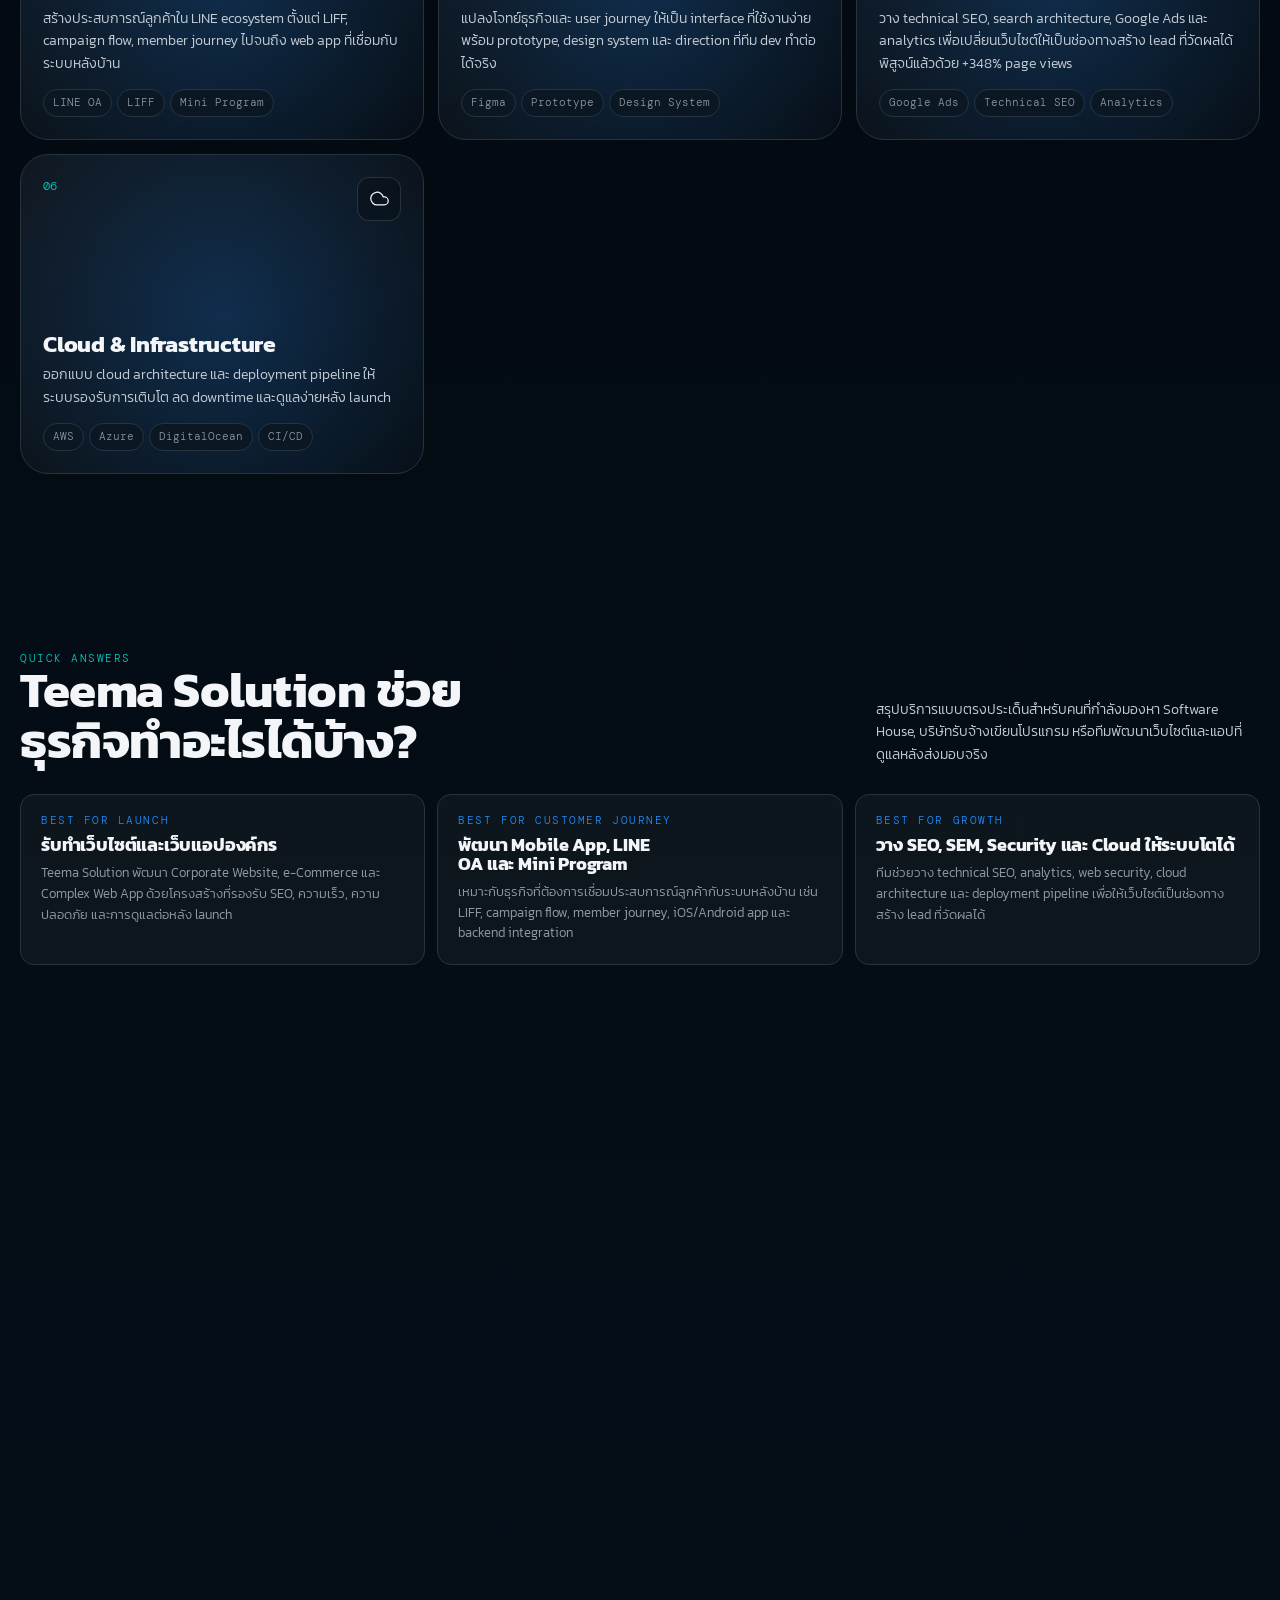
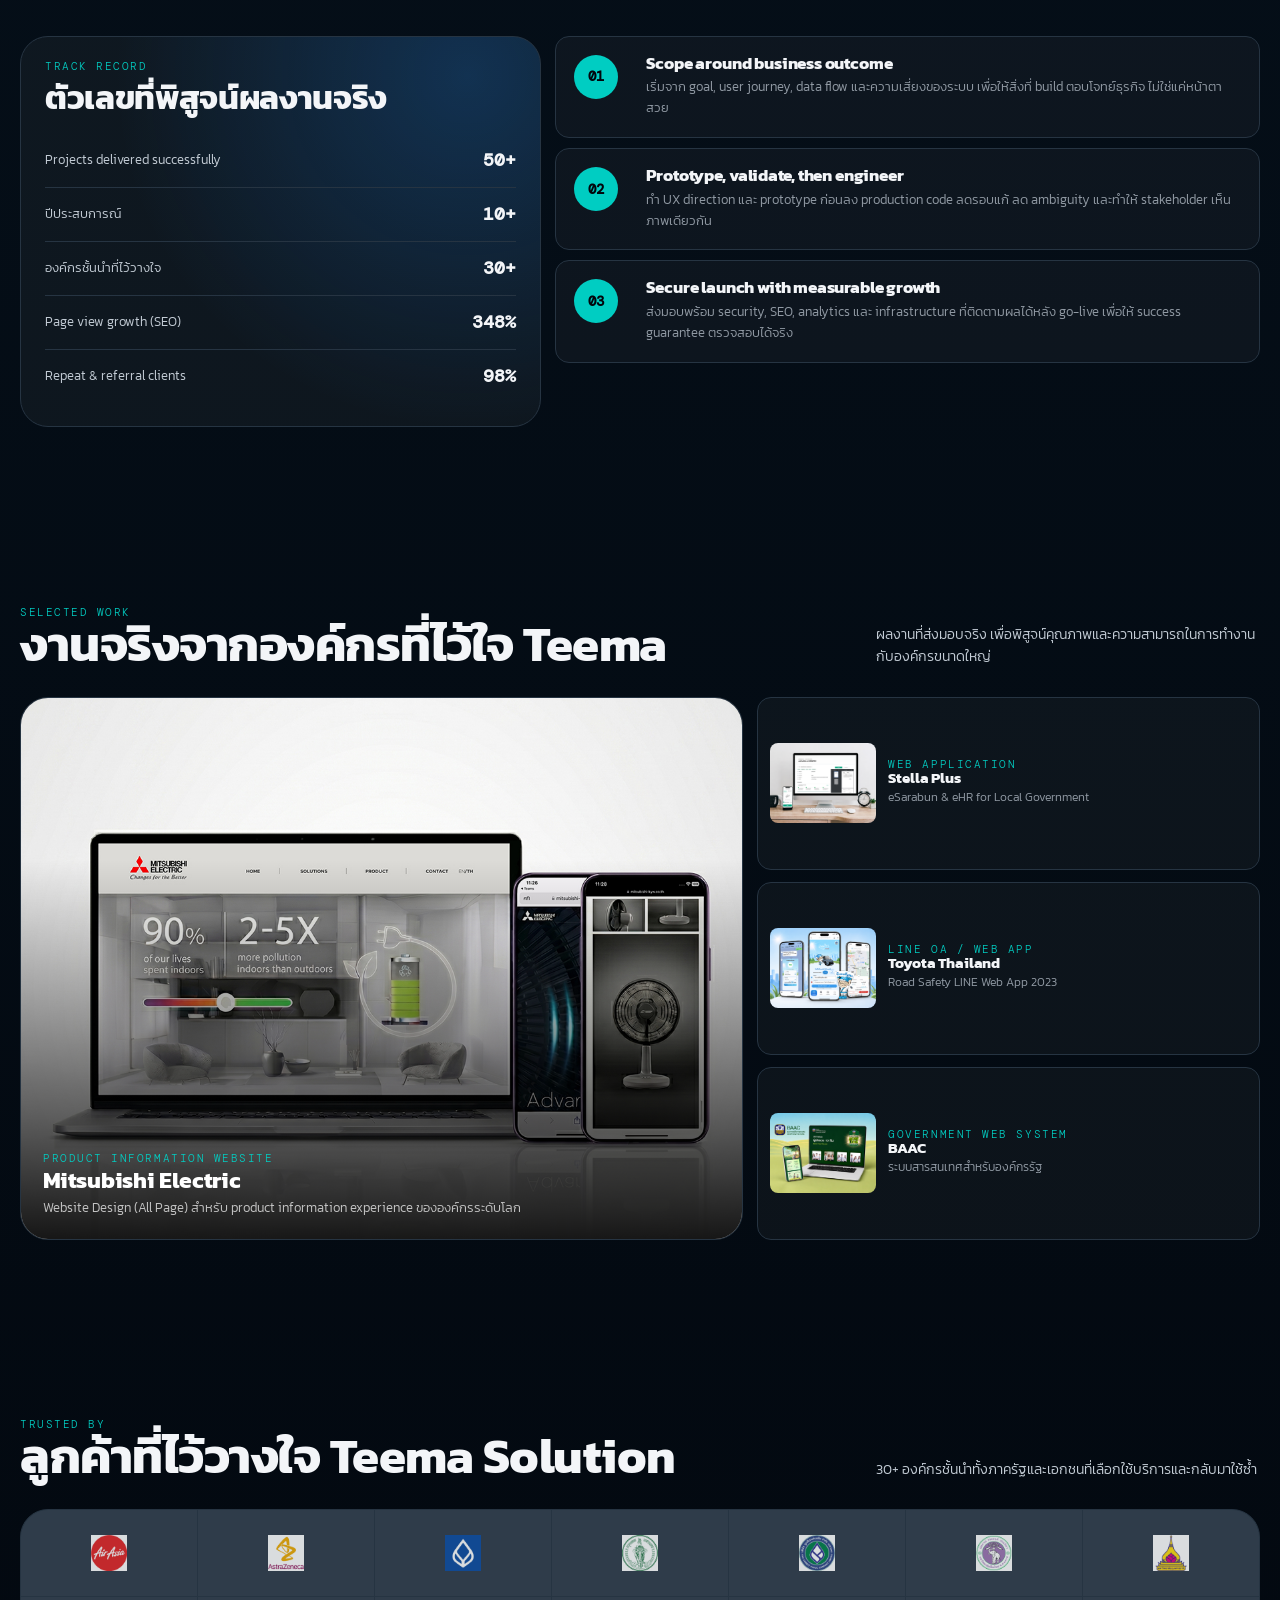
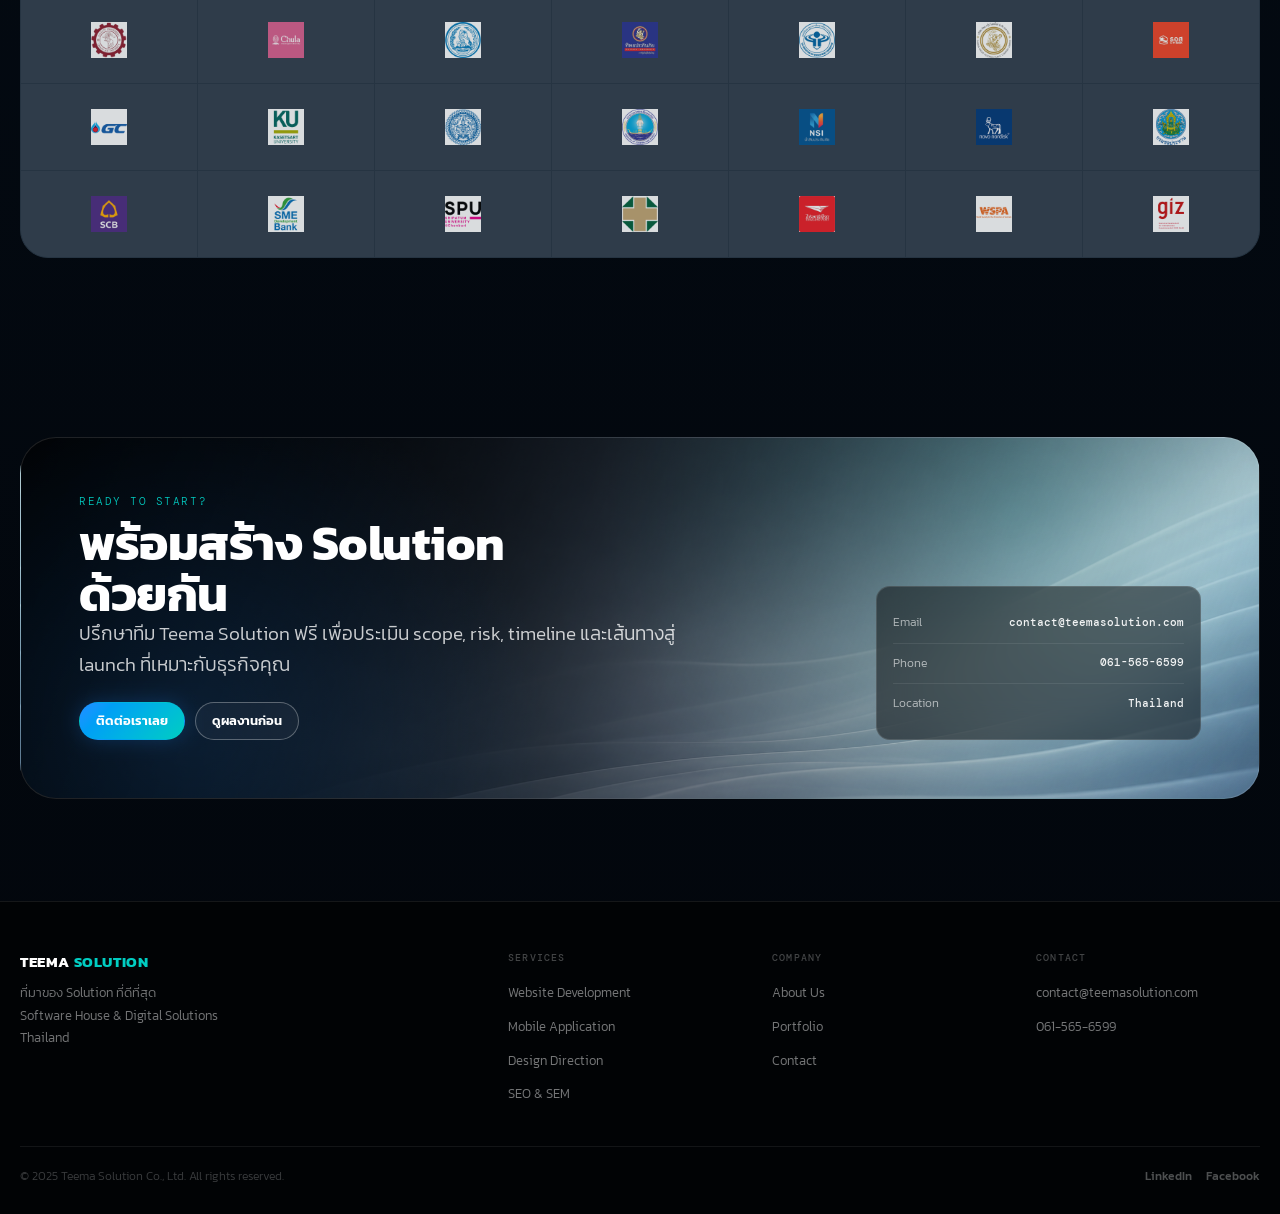
<file: services.html>
<!DOCTYPE html>
<html lang="th" data-theme="dark" data-lang="th">
<head>
  <meta charset="UTF-8"/>
  <meta name="viewport" content="width=device-width, initial-scale=1.0"/>
  <title>Services | Software House รับเขียนโปรแกรม พัฒนาเว็บไซต์ และ Mobile App | Teema Solution</title>
  <meta name="description" content="บริการของ Teema Solution ครอบคลุม Software House, บริษัทรับจ้างเขียนโปรแกรม, พัฒนาเว็บไซต์, Mobile App, LINE OA, SEO, Web Security และ Cloud Infrastructure"/>
  <meta name="keywords" content="Software House, บริษัทรับจ้างเขียนโปรแกรม, เขียนโปรแกรม, พัฒนาเว็บไซต์, Mobile App, LINE OA, SEO, Teema Solution"/>
  <meta name="robots" content="index,follow,max-image-preview:large"/>
  <link rel="canonical" href="https://teemasolution.com/services.html"/>
  <meta property="og:type" content="website"/>
  <meta property="og:site_name" content="Teema Solution"/>
  <meta property="og:title" content="Services | Software House รับเขียนโปรแกรม | Teema Solution"/>
  <meta property="og:description" content="บริการรับเขียนโปรแกรม พัฒนาเว็บไซต์ Mobile App LINE OA SEO Web Security และ Cloud Infrastructure"/>
  <meta property="og:url" content="https://teemasolution.com/services.html"/>
  <meta property="og:image" content="https://teemasolution.com/img/logo/teema.png"/>
  <script type="application/ld+json">{"@context":"https://schema.org","@graph":[{"@type":["Organization","ProfessionalService"],"@id":"https://teemasolution.com/#organization","name":"Teema Solution","url":"https://teemasolution.com/","logo":"https://teemasolution.com/img/logo/teema.png","email":"contact@teemasolution.com","telephone":"+66615656599","address":{"@type":"PostalAddress","streetAddress":"81/7 หมู่5 ซอยหมู่บ้านทิพวัล ซอย 21/3 ถ.เทพารักษ์ ต.บางเมืองใหม่","addressLocality":"เมืองสมุทรปราการ","addressRegion":"สมุทรปราการ","postalCode":"10270","addressCountry":"TH"}},{"@type":"WebPage","@id":"https://teemasolution.com/services.html#webpage","url":"https://teemasolution.com/services.html","name":"Services | Software House รับเขียนโปรแกรม พัฒนาเว็บไซต์ และ Mobile App | Teema Solution","isPartOf":{"@type":"WebSite","@id":"https://teemasolution.com/#website","url":"https://teemasolution.com/","name":"Teema Solution"},"about":{"@id":"https://teemasolution.com/#organization"},"description":"บริการของ Teema Solution ครอบคลุมพัฒนาเว็บไซต์ Mobile App LINE OA SEO Web Security และ Cloud Infrastructure","inLanguage":["th","en"]},{"@type":"BreadcrumbList","@id":"https://teemasolution.com/services.html#breadcrumb","itemListElement":[{"@type":"ListItem","position":1,"name":"Home","item":"https://teemasolution.com/"},{"@type":"ListItem","position":2,"name":"Services","item":"https://teemasolution.com/services.html"}]},{"@type":"Service","@id":"https://teemasolution.com/services.html#software-development-service","name":"Software Development Services by Teema Solution","serviceType":"Software Development Service","provider":{"@id":"https://teemasolution.com/#organization"},"areaServed":{"@type":"Country","name":"Thailand"},"url":"https://teemasolution.com/services.html","description":"Teema Solution provides website development, mobile application development, LINE OA and Mini Program development, UI/UX design direction, SEO/SEM optimization, web security, cloud infrastructure and deployment support for businesses in Thailand.","hasOfferCatalog":{"@type":"OfferCatalog","name":"Teema Solution Digital Services","itemListElement":[{"@type":"Offer","itemOffered":{"@type":"Service","name":"Website Development & Security","serviceType":"Website Development","description":"พัฒนาเว็บไซต์และเว็บแอปสำหรับองค์กร พร้อม performance, maintainability และ security"}},{"@type":"Offer","itemOffered":{"@type":"Service","name":"Mobile Application (iOS & Android)","serviceType":"Mobile Application Development","description":"ออกแบบและพัฒนาแอปมือถือ iOS และ Android พร้อม backend integration"}},{"@type":"Offer","itemOffered":{"@type":"Service","name":"LINE OA & Mini Program","serviceType":"LINE OA Development","description":"สร้าง LIFF, campaign flow, member journey และ web app ที่เชื่อมระบบหลังบ้าน"}},{"@type":"Offer","itemOffered":{"@type":"Service","name":"UI/UX Design Direction","serviceType":"UI/UX Design","description":"ออกแบบ user journey, prototype และ design system ให้ทีมพัฒนาต่อยอดได้"}},{"@type":"Offer","itemOffered":{"@type":"Service","name":"SEO, SEM & Ads Optimization","serviceType":"SEO and SEM","description":"วาง technical SEO, search architecture, Google Ads และ analytics เพื่อสร้าง lead ที่วัดผลได้"}},{"@type":"Offer","itemOffered":{"@type":"Service","name":"Cloud & Infrastructure","serviceType":"Cloud Infrastructure","description":"ออกแบบ cloud architecture และ deployment pipeline ให้ระบบ scale ได้และดูแลง่ายหลัง launch"}}]}}]}</script>

  <!-- Prevent FOUC: set theme + lang before first paint -->
  <script>
    (function(){
      var t = localStorage.getItem('ts-theme') || 'dark';
      var l = localStorage.getItem('ts-lang')  || 'th';
      document.documentElement.dataset.theme = t;
      document.documentElement.dataset.lang  = l;
      document.documentElement.lang = l === 'en' ? 'en' : 'th';
    })();
  </script>

  <link rel="preconnect" href="https://fonts.googleapis.com"/>
  <link rel="preconnect" href="https://fonts.gstatic.com" crossorigin/>
  <link href="https://fonts.googleapis.com/css2?family=Kanit:wght@300;400;500;600;700;800&family=DM+Mono:wght@400;500&display=swap" rel="stylesheet"/>

  <style>
    /* ═══════════════════════════════════════
       DESIGN TOKENS — DARK MODE (default)
    ═══════════════════════════════════════ */
    :root {
      --bg:        oklch(12% 0.018 247);
      --bg-2:      oklch(16% 0.026 247);
      --surface:   oklch(20% 0.028 247);
      --fg:        oklch(97% 0.004 250);
      --muted:     oklch(68% 0.018 250);
      --soft:      oklch(84% 0.016 250);
      --border:    oklch(32% 0.03 247);
      --accent:    oklch(65% 0.2 255);
      --accent-2:  oklch(76% 0.14 188);
      --glow:      oklch(65% 0.2 255 / 0.22);
      --heat-glow: oklch(72% 0.17 54 / 0.16);
      --shadow:    none;
      --r:  14px;
      --rl: 28px;
      --max: 1440px;
      --font: 'Kanit', system-ui, sans-serif;
      --mono: 'DM Mono', ui-monospace, monospace;
      --dur: 280ms;
    }

    /* ═══════════════════════════════════════
       LIGHT MODE OVERRIDES
    ═══════════════════════════════════════ */
    [data-theme="light"] {
      --bg:        #F2F5FC;
      --bg-2:      #FFFFFF;
      --surface:   #FFFFFF;
      --fg:        #1B2A50;
      --muted:     #4B5A85;
      --soft:      #2D3D6B;
      --border:    #D5DFF0;
      --accent:    #1B3A8F;
      --accent-2:  #7C3AED;
      --glow:      rgba(27,58,143,0.09);
      --heat-glow: rgba(124,58,237,0.07);
      --shadow:    0 2px 18px rgba(27,58,143,0.07);
    }

    /* ═══════════════════════════════════════
       BASE
    ═══════════════════════════════════════ */
    *, *::before, *::after { box-sizing: border-box; margin: 0; padding: 0; }
    html { scroll-behavior: smooth; background: var(--bg); }

    body {
      font-family: var(--font);
      font-weight: 300;
      color: var(--fg);
      line-height: 1.6;
      -webkit-font-smoothing: antialiased;
      overflow-x: hidden;
      transition: background var(--dur) ease, color var(--dur) ease;
    }

    /* Dark body background */
    :root:not([data-theme="light"]) body {
      background:
        radial-gradient(circle at 14% 0%,  oklch(65% 0.2 255 / 0.18),  transparent 28rem),
        radial-gradient(circle at 88% 8%,  oklch(72% 0.17 54 / 0.14),  transparent 32rem),
        linear-gradient(180deg, var(--bg) 0%, var(--bg-2) 52%, var(--bg) 100%);
    }

    /* Light body background */
    [data-theme="light"] body {
      background:
        radial-gradient(circle at 14% 0%,  rgba(27,58,143,0.05),  transparent 28rem),
        radial-gradient(circle at 88% 8%,  rgba(124,58,237,0.04), transparent 32rem),
        linear-gradient(180deg, var(--bg) 0%, var(--bg-2) 60%, var(--bg) 100%);
    }

    /* Grid overlay */
    body::before {
      content: "";
      position: fixed; inset: 0;
      pointer-events: none;
      background-size: 72px 72px;
      mask-image: linear-gradient(180deg, black, transparent 70%);
      z-index: 0;
      transition: opacity var(--dur) ease;
    }
    :root:not([data-theme="light"]) body::before {
      background-image:
        linear-gradient(oklch(100% 0 0 / 0.028) 1px, transparent 1px),
        linear-gradient(90deg, oklch(100% 0 0 / 0.028) 1px, transparent 1px);
    }
    [data-theme="light"] body::before {
      background-image:
        linear-gradient(oklch(0% 0 0 / 0.035) 1px, transparent 1px),
        linear-gradient(90deg, oklch(0% 0 0 / 0.035) 1px, transparent 1px);
    }

    img { max-width: 100%; display: block; }
    a   { color: inherit; text-decoration: none; }
    ul  { list-style: none; }
    button { font-family: var(--font); }

    .wrap {
      width: min(100% - 40px, var(--max));
      margin-inline: auto;
    }

    /* ═══════════════════════════════════════
       TYPOGRAPHY
    ═══════════════════════════════════════ */
    .eyebrow {
      font-family: var(--mono);
      font-size: 11px;
      line-height: 1;
      letter-spacing: 0.14em;
      text-transform: uppercase;
      color: var(--accent-2);
    }

    h1, h2, h3, h4 {
      font-family: var(--font);
      font-weight: 700;
      line-height: 1.05;
      letter-spacing: -0.01em;
      text-wrap: balance;
      color: var(--fg);
    }
    h1 { font-size: clamp(40px, 6.2vw, 92px); }
    h2 { font-size: clamp(28px, 3.8vw, 62px); }
    h3 { font-size: clamp(19px, 1.8vw, 28px); }
    h4 { font-size: 17px; }
    p  { color: var(--muted); }

    .lead {
      font-size: clamp(15px, 1.5vw, 19px);
      color: var(--soft);
      font-weight: 300;
      max-width: 640px;
    }

    /* ═══════════════════════════════════════
       NAVIGATION
    ═══════════════════════════════════════ */
    .site-header {
      position: sticky;
      top: 0; z-index: 50;
      border-bottom: 1px solid transparent;
      transition:
        background var(--dur) ease,
        border-color var(--dur) ease,
        box-shadow var(--dur) ease;
    }

    :root:not([data-theme="light"]) .site-header {
      background: oklch(12% 0.018 247 / 0.84);
      backdrop-filter: blur(20px);
      -webkit-backdrop-filter: blur(20px);
    }
    [data-theme="light"] .site-header {
      background: rgba(242,245,252,0.92);
      backdrop-filter: blur(20px);
      -webkit-backdrop-filter: blur(20px);
      border-bottom-color: var(--border);
    }

    .site-header.scrolled {
      box-shadow: 0 2px 24px oklch(0% 0 0 / 0.2);
      border-bottom-color: var(--border) !important;
    }

    .nav-row {
      min-height: 74px;
      display: flex;
      align-items: center;
      justify-content: space-between;
      gap: 16px;
    }

    .brand {
      display: flex;
      align-items: center;
      gap: 10px;
      font-family: var(--font);
      font-size: 14px;
      font-weight: 700;
      letter-spacing: 0.04em;
      color: var(--fg);
      white-space: nowrap;
      flex-shrink: 0;
    }
    .brand img {
      width: 38px; height: 38px;
      border-radius: 9px;
      object-fit: contain;
      background: #fff;
      padding: 4px;
    }

    .nav-links {
      display: flex;
      align-items: center;
      gap: clamp(12px, 1.8vw, 28px);
      font-size: 13px;
      font-weight: 400;
      color: var(--muted);
    }
    .nav-links a { position: relative; transition: color 160ms; }
    .nav-links a::after {
      content: '';
      position: absolute;
      bottom: -3px; left: 0;
      width: 0; height: 1.5px;
      background: var(--accent);
      border-radius: 2px;
      transition: width 200ms ease;
    }
    .nav-links a:hover,
    .nav-links a[aria-current="page"] { color: var(--fg); }
    .nav-links a:hover::after,
    .nav-links a[aria-current="page"]::after { width: 100%; }

    /* Nav controls group */
    .nav-controls {
      display: flex;
      align-items: center;
      gap: 7px;
      flex-shrink: 0;
    }

    /* Theme toggle */
    .theme-btn {
      position: relative;
      width: 36px; height: 36px;
      border: 1px solid var(--border);
      border-radius: 50%;
      background: oklch(100% 0 0 / 0.04);
      color: var(--fg);
      cursor: pointer;
      display: inline-flex;
      align-items: center;
      justify-content: center;
      overflow: hidden;
      transition: background 160ms, border-color 160ms;
    }
    .theme-btn:hover { background: oklch(100% 0 0 / 0.1); border-color: var(--accent); }

    [data-theme="light"] .theme-btn { background: rgba(27,58,143,0.06); }
    [data-theme="light"] .theme-btn:hover { background: rgba(27,58,143,0.12); }

    .theme-btn svg { position: absolute; transition: opacity 220ms, transform 220ms; }

    /* Dark mode: show sun icon (click → go light) */
    .icon-sun  { opacity: 1; transform: scale(1); }
    .icon-moon { opacity: 0; transform: scale(0.6) rotate(30deg); }

    /* Light mode: show moon icon (click → go dark) */
    [data-theme="light"] .icon-sun  { opacity: 0; transform: scale(0.6) rotate(-30deg); }
    [data-theme="light"] .icon-moon { opacity: 1; transform: scale(1) rotate(0deg); }

    /* Language toggle */
    .lang-btn {
      display: inline-flex;
      align-items: center;
      gap: 3px;
      border: 1px solid var(--border);
      border-radius: 999px;
      padding: 0 11px;
      min-height: 36px;
      font-family: var(--mono);
      font-size: 11px;
      font-weight: 500;
      letter-spacing: 0.06em;
      color: var(--muted);
      background: oklch(100% 0 0 / 0.04);
      cursor: pointer;
      transition: background 160ms, border-color 160ms;
    }
    .lang-btn:hover { border-color: var(--accent); background: oklch(100% 0 0 / 0.08); }
    [data-theme="light"] .lang-btn { background: rgba(27,58,143,0.04); }

    .lang-sep { opacity: 0.3; margin: 0 2px; }

    /* Active language is brighter */
    .lang-th, .lang-en { transition: color 160ms, opacity 160ms; }
    html:not([data-lang="en"]) .lang-th { color: var(--fg); }
    html:not([data-lang="en"]) .lang-en { opacity: 0.38; }
    html[data-lang="en"] .lang-en { color: var(--fg); }
    html[data-lang="en"] .lang-th { opacity: 0.38; }

    /* Nav CTA buttons */
    .nav-btns { display: flex; align-items: center; gap: 7px; }

    .btn {
      display: inline-flex;
      min-height: 38px;
      align-items: center;
      justify-content: center;
      gap: 8px;
      border: 1px solid transparent;
      border-radius: 999px;
      padding: 0 16px;
      font-family: var(--font);
      font-size: 13px;
      font-weight: 600;
      cursor: pointer;
      transition: transform 160ms, box-shadow 160ms, background 160ms, border-color 160ms, color 160ms;
      white-space: nowrap;
    }
    .btn:hover { transform: translateY(-1px); }

    .btn-primary {
      color: #fff;
      background: linear-gradient(135deg, var(--accent), var(--accent-2));
      box-shadow: 0 0 20px var(--glow);
    }
    .btn-primary:hover { box-shadow: 0 0 32px var(--glow); }

    .btn-secondary {
      color: var(--soft);
      border-color: var(--border);
      background: oklch(100% 0 0 / 0.04);
    }
    [data-theme="light"] .btn-secondary {
      background: transparent;
    }
    .btn-secondary:hover {
      color: var(--fg);
      border-color: var(--accent);
      background: oklch(65% 0.2 255 / 0.08);
    }

    /* Mobile hamburger */
    .menu-btn {
      display: none;
      width: 40px; height: 40px;
      border: 1px solid var(--border);
      border-radius: 50%;
      background: oklch(100% 0 0 / 0.04);
      color: var(--fg);
      cursor: pointer;
      align-items: center;
      justify-content: center;
      transition: background 160ms;
      flex-shrink: 0;
    }
    .menu-btn:hover { background: oklch(100% 0 0 / 0.1); }

    .mobile-menu {
      display: none;
      flex-direction: column;
      gap: 2px;
      padding: 10px 0 14px;
      border-top: 1px solid var(--border);
    }
    .mobile-menu a {
      padding: 10px 12px;
      border-radius: var(--r);
      font-size: 15px;
      font-weight: 400;
      color: var(--soft);
      transition: background 160ms, color 160ms;
    }
    .mobile-menu a:hover,
    .mobile-menu a[aria-current="page"] {
      background: oklch(100% 0 0 / 0.06);
      color: var(--fg);
    }
    [data-theme="light"] .mobile-menu a:hover,
    [data-theme="light"] .mobile-menu a[aria-current="page"] {
      background: rgba(27,58,143,0.06);
    }

    .site-header.nav-open .mobile-menu { display: flex; }

    /* ═══════════════════════════════════════
       HERO
    ═══════════════════════════════════════ */
    .hero {
      position: relative;
      padding: clamp(36px, 5vw, 64px) 0 clamp(36px, 5vw, 64px);
    }

    .hero-grid {
      display: grid;
      grid-template-columns: minmax(0, 1.12fr) minmax(330px, 0.88fr);
      gap: clamp(26px, 5vw, 64px);
      align-items: end;
    }

    .hero-copy { display: grid; gap: 20px; }
    .hero-title span { color: var(--accent-2); }
    .hero-actions { display: flex; flex-wrap: wrap; gap: 10px; }

    /* Proof row */
    .proof-row {
      display: grid;
      grid-template-columns: repeat(4, minmax(0, 1fr));
      gap: 1px;
      background: var(--border);
      border: 1px solid var(--border);
      border-radius: var(--r);
      overflow: hidden;
    }
    .proof {
      padding: 15px;
      background: var(--bg);
      transition: background var(--dur);
    }
    :root:not([data-theme="light"]) .proof { background: oklch(100% 0 0 / 0.03); }
    [data-theme="light"] .proof { background: var(--bg-2); }
    .proof:hover { background: var(--surface) !important; }
    .proof strong {
      display: block;
      font-family: var(--mono);
      font-size: clamp(20px, 2.6vw, 34px);
      font-weight: 700;
      line-height: 1;
      color: var(--fg);
    }
    .proof span {
      display: block;
      margin-top: 5px;
      color: var(--muted);
      font-size: 11px;
      line-height: 1.4;
    }

    /* Mosaic */
    .mosaic {
      display: grid;
      grid-template-columns: 1.1fr 0.9fr;
      grid-template-rows: 232px 165px 165px;
      gap: 12px;
    }

    .tile {
      position: relative;
      overflow: hidden;
      border: 1px solid oklch(100% 0 0 / 0.1);
      border-radius: var(--rl);
      background: var(--surface);
      isolation: isolate;
    }
    [data-theme="light"] .tile { border-color: var(--border); }

    .tile::after {
      content: "";
      position: absolute;
      inset: 0;
      background: linear-gradient(180deg,
        oklch(0% 0 0 / 0.22) 0%,
        oklch(0% 0 0 / 0.38) 40%,
        oklch(0% 0 0 / 0.72) 70%,
        oklch(0% 0 0 / 0.94) 100%);
      z-index: 1;
    }

    .tile-main  { grid-row: span 3; background: url("img/tile-main.png") center/cover; }
    .tile-stella { background: url("img/Image_Stella_1080x810.jpg") center/cover; }
    .tile-toyota { background: url("img/Image_Toyota_1080x810.jpg") center/cover; }

    .tile-stat {
      display: grid; place-items: center;
      background:
        radial-gradient(circle at 32% 52%, var(--glow), transparent 68%),
        var(--surface);
    }
    .tile-stat::after { display: none; }
    .tile-stat-inner { text-align: center; padding: 16px; }
    .tile-stat-num {
      display: block;
      font-family: var(--mono);
      font-size: clamp(32px, 4vw, 54px);
      font-weight: 700;
      color: var(--fg);
      line-height: 1;
    }
    .tile-stat-label {
      display: block;
      margin-top: 5px;
      font-family: var(--mono);
      font-size: 11px;
      letter-spacing: 0.08em;
      text-transform: uppercase;
      color: var(--muted);
    }

    .tile-label {
      position: absolute;
      left: 16px; right: 16px; bottom: 14px;
      z-index: 2;
      color: #fff;
      text-shadow: 0 1px 10px oklch(0% 0 0 / 0.5);
    }
    .tile-label strong {
      display: block;
      font-size: clamp(15px, 1.6vw, 22px);
      font-weight: 700;
      line-height: 1.2;
      color: #fff;
    }
    .tile-label small {
      display: block;
      margin-top: 5px;
      color: rgba(255,255,255,0.75);
      font-family: var(--mono);
      font-size: 11px;
      letter-spacing: 0.08em;
      text-transform: uppercase;
    }

    /* ═══════════════════════════════════════
       SECTIONS
    ═══════════════════════════════════════ */
    section { padding: clamp(50px, 7vw, 100px) 0; }

    .section-head {
      display: grid;
      grid-template-columns: minmax(0, 1fr) minmax(250px, 0.46fr);
      gap: 20px;
      align-items: end;
      margin-bottom: 28px;
    }
    .section-head p { font-size: 14px; color: var(--soft); font-weight: 300; }

    /* ═══════════════════════════════════════
       CHIPS / FILTER
    ═══════════════════════════════════════ */
    .chip-bar { display: flex; flex-wrap: wrap; gap: 7px; margin-bottom: 16px; }
    .chip {
      min-height: 36px;
      border: 1px solid var(--border);
      border-radius: 999px;
      padding: 0 14px;
      font-family: var(--font);
      font-size: 13px;
      font-weight: 400;
      color: var(--muted);
      background: oklch(100% 0 0 / 0.03);
      cursor: pointer;
      transition: color 160ms, border-color 160ms, background 160ms;
    }
    [data-theme="light"] .chip { background: var(--bg-2); }
    .chip[aria-pressed="true"],
    .chip:hover {
      color: var(--fg);
      border-color: var(--accent);
      background: oklch(65% 0.2 255 / 0.09);
    }
    [data-theme="light"] .chip[aria-pressed="true"],
    [data-theme="light"] .chip:hover {
      background: rgba(27,58,143,0.08);
    }

    /* ═══════════════════════════════════════
       SERVICE BENTO CARDS
    ═══════════════════════════════════════ */
    .bento {
      display: grid;
      grid-template-columns: repeat(3, minmax(0, 1fr));
      gap: 14px;
    }

    .s-card {
      --mx: 50%; --my: 50%;
      position: relative;
      min-height: 320px;
      display: grid;
      align-content: space-between;
      gap: 20px;
      overflow: hidden;
      border: 1px solid var(--border);
      border-radius: var(--rl);
      padding: 22px;
      transition: transform 180ms ease, border-color 200ms ease, box-shadow 200ms ease;
    }

    :root:not([data-theme="light"]) .s-card {
      background:
        radial-gradient(550px circle at var(--mx) var(--my), var(--glow), transparent 47%),
        linear-gradient(145deg, oklch(100% 0 0 / 0.055), oklch(100% 0 0 / 0.018));
    }
    [data-theme="light"] .s-card {
      background:
        radial-gradient(550px circle at var(--mx) var(--my), oklch(65% 0.2 255 / 0.16), transparent 47%),
        linear-gradient(145deg, oklch(22% 0.028 247), oklch(17% 0.026 247));
      border-color: oklch(100% 0 0 / 0.1);
      box-shadow: none;
    }
    [data-theme="light"] .s-card h3    { color: #fff; }
    [data-theme="light"] .s-card p     { color: oklch(76% 0.012 250); }
    [data-theme="light"] .s-num        { color: oklch(76% 0.14 188); }
    [data-theme="light"] .s-icon       { color: oklch(76% 0.14 188); border-color: oklch(100% 0 0 / 0.12); }
    [data-theme="light"] .s-card .tag  {
      border-color: oklch(100% 0 0 / 0.14);
      color: oklch(74% 0.01 250);
      background: oklch(100% 0 0 / 0.05);
    }

    .s-card:hover {
      transform: translateY(-4px);
      border-color: var(--accent);
      box-shadow: 0 8px 32px var(--glow);
    }

    /* Featured card — always shows photo bg */
    .s-card.s-feat {
      grid-column: span 2;
      min-height: 380px;
      background:
        radial-gradient(640px circle at var(--mx) var(--my), var(--heat-glow), transparent 47%);
    }
    .s-card.s-feat:hover { border-color: var(--accent-2); }

    .s-top {
      display: flex; align-items: flex-start;
      justify-content: space-between; gap: 12px;
    }
    .s-num { font-family: var(--mono); font-size: 12px; color: var(--accent-2); }

    .s-icon {
      display: grid;
      width: 44px; height: 44px;
      place-items: center;
      border: 1px solid oklch(100% 0 0 / 0.13);
      border-radius: 12px;
      background: oklch(0% 0 0 / 0.2);
      backdrop-filter: blur(8px);
      color: var(--fg);
      flex-shrink: 0;
      transition: background 160ms, border-color 160ms;
    }
    [data-theme="light"] .s-icon {
      border-color: var(--border);
      background: var(--bg);
    }
    .s-card.s-feat .s-icon {
      border-color: rgba(255,255,255,0.2);
      background: rgba(0,0,0,0.25);
      color: #fff;
    }

    .s-card h3 { margin-bottom: 8px; }
    .s-card p  { font-size: 14px; color: var(--soft); font-weight: 300; max-width: 540px; }

    .tag-row { display: flex; flex-wrap: wrap; gap: 5px; margin-top: 14px; }
    .tag {
      border: 1px solid var(--border);
      border-radius: 999px;
      padding: 4px 9px;
      color: var(--muted);
      background: var(--surface);
      font-family: var(--mono);
      font-size: 11px;
      transition: background 160ms, color 160ms;
    }
    [data-theme="light"] .tag { background: var(--bg); }
    .s-card.s-feat .tag {
      border-color: rgba(255,255,255,0.18);
      background: rgba(0,0,0,0.22);
      color: rgba(255,255,255,0.75);
    }

    /* ═══════════════════════════════════════
       TECH STACK
    ═══════════════════════════════════════ */
    .tech-grid {
      display: grid;
      grid-template-columns: repeat(4, minmax(0, 1fr));
      gap: 12px;
    }
    .tech-card {
      border: 1px solid var(--border);
      border-radius: var(--r);
      padding: 20px 16px;
      background: var(--surface);
      box-shadow: var(--shadow);
      transition: background var(--dur), border-color 200ms, box-shadow 200ms;
    }
    :root:not([data-theme="light"]) .tech-card { background: oklch(100% 0 0 / 0.035); }
    .tech-card:hover { border-color: var(--accent); box-shadow: 0 4px 20px var(--glow); }
    .tech-label {
      font-family: var(--mono);
      font-size: 11px;
      letter-spacing: 0.1em;
      text-transform: uppercase;
      color: var(--accent-2);
      margin-bottom: 12px;
    }
    .tech-tags { display: flex; flex-wrap: wrap; gap: 5px; }

    /* ═══════════════════════════════════════
       ANSWER SUMMARY
    ═══════════════════════════════════════ */
    .answer-grid {
      display: grid;
      grid-template-columns: repeat(3, minmax(0, 1fr));
      gap: 12px;
    }
    .answer-card {
      border: 1px solid var(--border);
      border-radius: var(--r);
      padding: 20px;
      background: var(--surface);
      box-shadow: var(--shadow);
      transition: background var(--dur), border-color 200ms, box-shadow 200ms;
    }
    :root:not([data-theme="light"]) .answer-card { background: oklch(100% 0 0 / 0.035); }
    .answer-card:hover { border-color: var(--accent-2); box-shadow: 0 4px 20px var(--glow); }
    .answer-card h3 { font-size: 18px; margin: 10px 0 8px; }
    .answer-card p { font-size: 13px; font-weight: 300; }
    .answer-card .eyebrow { color: var(--accent); }

    /* ═══════════════════════════════════════
       METHOD / PROCESS
    ═══════════════════════════════════════ */
    .method-grid {
      display: grid;
      grid-template-columns: 0.74fr 1fr;
      gap: 14px;
    }

    .signal-panel {
      border: 1px solid var(--border);
      border-radius: var(--rl);
      padding: 24px;
      box-shadow: var(--shadow);
      transition: background var(--dur);
    }
    :root:not([data-theme="light"]) .signal-panel {
      background:
        radial-gradient(circle at 86% 10%, var(--glow), transparent 22rem),
        oklch(100% 0 0 / 0.04);
    }
    [data-theme="light"] .signal-panel {
      background:
        radial-gradient(circle at 86% 10%, var(--glow), transparent 22rem),
        var(--bg-2);
    }

    .signal-panel h3 { font-size: clamp(22px, 2.6vw, 42px); margin-top: 8px; }
    .signal-list { margin-top: 20px; }
    .signal {
      display: flex;
      align-items: center;
      justify-content: space-between;
      gap: 10px;
      border-bottom: 1px solid var(--border);
      padding: 12px 0;
      font-size: 13px;
      color: var(--soft);
    }
    .signal:last-child { border-bottom: none; }
    .signal b { font-family: var(--mono); font-size: 18px; font-weight: 700; color: var(--fg); }

    .timeline { display: grid; gap: 10px; align-content: start; }
    .step {
      display: grid;
      grid-template-columns: 58px minmax(0, 1fr);
      gap: 14px;
      border: 1px solid var(--border);
      border-radius: var(--r);
      padding: 18px;
      background: var(--surface);
      box-shadow: var(--shadow);
      transition: background var(--dur), border-color 200ms, box-shadow 200ms;
    }
    :root:not([data-theme="light"]) .step { background: oklch(100% 0 0 / 0.035); }
    .step:hover { border-color: var(--accent-2); box-shadow: 0 4px 20px var(--glow); }
    .step-num {
      display: grid;
      width: 44px; height: 44px;
      place-items: center;
      border-radius: 50%;
      color: oklch(12% 0.018 247);
      background: var(--accent-2);
      font-family: var(--mono);
      font-weight: 700;
      font-size: 14px;
    }
    .step h4 { margin-bottom: 5px; }
    .step p  { font-size: 13px; font-weight: 300; }

    /* ═══════════════════════════════════════
       SELECTED WORK
    ═══════════════════════════════════════ */
    .work-grid {
      display: grid;
      grid-template-columns: 1.18fr 0.82fr;
      gap: 14px;
    }
    .case-card {
      position: relative;
      min-height: 440px;
      overflow: hidden;
      border: 1px solid var(--border);
      border-radius: var(--rl);
    }
    .case-card img { width: 100%; height: 100%; min-height: 440px; object-fit: cover; }
    .case-card::after {
      content: "";
      position: absolute; inset: 0;
      background: linear-gradient(180deg, transparent 30%, oklch(0% 0 0 / 0.9));
    }
    .case-copy {
      position: absolute; z-index: 2;
      left: 22px; right: 22px; bottom: 20px;
    }
    .case-copy h3 { margin-top: 4px; color: #fff; }
    .case-copy p  { margin-top: 6px; font-size: 13px; font-weight: 300; color: rgba(255,255,255,0.72); }

    .case-stack { display: grid; gap: 12px; }
    .mini-case {
      display: grid;
      grid-template-columns: 106px minmax(0, 1fr);
      gap: 12px;
      align-items: center;
      border: 1px solid var(--border);
      border-radius: var(--r);
      padding: 12px;
      background: var(--surface);
      box-shadow: var(--shadow);
      transition: background var(--dur), border-color 200ms, box-shadow 200ms;
    }
    :root:not([data-theme="light"]) .mini-case { background: oklch(100% 0 0 / 0.035); }
    .mini-case:hover { border-color: var(--accent); box-shadow: 0 4px 18px var(--glow); }
    .mini-case img { aspect-ratio: 4/3; width: 100%; border-radius: 8px; object-fit: cover; }
    .mini-case h4 { font-size: 15px; margin-bottom: 3px; }
    .mini-case p  { font-size: 12px; font-weight: 300; }

    /* ═══════════════════════════════════════
       CLIENT LOGOS
    ═══════════════════════════════════════ */
    .client-grid {
      display: grid;
      grid-template-columns: repeat(7, minmax(0, 1fr));
      gap: 1px;
      background: var(--border);
      border: 1px solid var(--border);
      border-radius: var(--rl);
      overflow: hidden;
    }
    .client-cell {
      display: grid; min-height: 86px;
      place-items: center;
      padding: 12px 8px;
      background: var(--bg);
      transition: background 200ms;
    }
    :root:not([data-theme="light"]) .client-cell { background: oklch(100% 0 0 / 0.04); }
    [data-theme="light"] .client-cell { background: var(--bg-2); }
    .client-cell:hover { background: var(--surface) !important; }

    .client-cell img {
      max-height: 36px; width: auto; max-width: 90%;
      object-fit: contain;
      transition: transform 0.25s ease, opacity 0.25s;
      opacity: 0.82;
    }
    .client-cell:hover img {
      transform: scale(1.12);
      opacity: 1;
    }

    /* ═══════════════════════════════════════
       CTA
    ═══════════════════════════════════════ */
    .cta { padding-bottom: clamp(58px, 8vw, 108px); }
    .cta-panel {
      position: relative;
      overflow: hidden;
      border: 1px solid oklch(100% 0 0 / 0.12);
      border-radius: calc(var(--rl) + 8px);
      padding: clamp(24px, 5vw, 58px);
      background:
        linear-gradient(112deg, oklch(0% 0 0 / 0.88) 0%, oklch(0% 0 0 / 0.48) 50%, transparent 100%),
        radial-gradient(circle at 80% 20%, oklch(76% 0.14 188 / 0.2), transparent 26rem),
        url("img/bg_hori.png") center/cover;
    }
    .cta-panel::before {
      content: "";
      position: absolute; inset: 0;
      background: radial-gradient(circle at 14% 80%, oklch(65% 0.2 255 / 0.14), transparent 22rem);
      pointer-events: none;
    }

    .cta-content {
      position: relative; z-index: 1;
      display: grid;
      grid-template-columns: minmax(0, 1fr) minmax(255px, 0.42fr);
      gap: 24px;
      align-items: end;
    }
    /* Force white text in CTA (dark photo overlay) */
    .cta-panel h2,
    .cta-panel .eyebrow,
    .cta-panel .lead { color: #fff; }
    .cta-panel .eyebrow { color: oklch(76% 0.14 188); }
    .cta-panel .lead { color: rgba(255,255,255,0.78); }
    .cta-panel h2 { margin-top: 10px; }
    .cta-actions { display: flex; flex-wrap: wrap; gap: 10px; margin-top: 22px; }

    .contact-card {
      border: 1px solid rgba(255,255,255,0.12);
      border-radius: var(--r);
      padding: 16px;
      background: rgba(0,0,0,0.48);
      backdrop-filter: blur(16px);
    }
    .c-line {
      display: flex; align-items: center;
      justify-content: space-between; gap: 8px;
      border-bottom: 1px solid rgba(255,255,255,0.08);
      padding: 10px 0;
      font-size: 12px;
      color: rgba(255,255,255,0.6);
    }
    .c-line:last-child { border-bottom: none; }
    .c-line b {
      font-family: var(--mono); font-size: 11px;
      font-weight: 500; color: rgba(255,255,255,0.92);
      text-align: right;
    }

    /* ═══════════════════════════════════════
       FOOTER — stays dark in both themes
    ═══════════════════════════════════════ */
    .footer {
      border-top: 1px solid rgba(255,255,255,0.08);
      padding: 48px 0 28px;
      background: oklch(9% 0.014 247);
    }
    .footer-grid {
      display: grid;
      grid-template-columns: 2fr 1fr 1fr 1fr;
      gap: 40px;
      padding-bottom: 40px;
      border-bottom: 1px solid rgba(255,255,255,0.07);
    }
    .footer-brand { font-size: 15px; font-weight: 700; color: #fff; margin-bottom: 8px; letter-spacing: 0.04em; }
    .footer-brand span { color: oklch(76% 0.14 188); }
    .footer-desc { font-size: 13px; font-weight: 300; color: rgba(255,255,255,0.45); line-height: 1.7; max-width: 220px; }
    .footer-col-title {
      font-family: var(--mono);
      font-size: 10px; font-weight: 500;
      letter-spacing: 0.12em; text-transform: uppercase;
      color: rgba(255,255,255,0.26); margin-bottom: 13px;
    }
    .footer-links { display: flex; flex-direction: column; gap: 8px; }
    .footer-links a { font-size: 13px; font-weight: 300; color: rgba(255,255,255,0.46); transition: color 160ms; }
    .footer-links a:hover { color: rgba(255,255,255,0.86); }
    .footer-bottom {
      display: flex; align-items: center;
      justify-content: space-between; gap: 12px;
      padding-top: 20px;
    }
    .footer-copy { font-size: 12px; font-weight: 300; color: rgba(255,255,255,0.22); }
    .footer-socials { display: flex; gap: 14px; }
    .footer-socials a { font-size: 12px; font-weight: 500; color: rgba(255,255,255,0.3); transition: color 160ms; }
    .footer-socials a:hover { color: oklch(76% 0.14 188); }

    /* ═══════════════════════════════════════
       SCROLL REVEAL
    ═══════════════════════════════════════ */
    .reveal {
      opacity: 0;
      transform: translateY(16px);
      transition: opacity 500ms ease, transform 500ms ease;
    }
    .reveal.in { opacity: 1; transform: none; }

    /* ═══════════════════════════════════════
       RESPONSIVE
    ═══════════════════════════════════════ */
    @media (max-width: 1180px) {
      .hero-grid { grid-template-columns: 1fr; }
      .mosaic { grid-template-columns: 1fr 1fr; grid-template-rows: 270px 190px; }
      .tile-main { grid-row: auto; grid-column: span 2; }
      .tile-stat { display: none; }
      .bento { grid-template-columns: repeat(2, minmax(0, 1fr)); }
      .s-card.s-feat { min-height: 350px; }
      .tech-grid { grid-template-columns: repeat(2, minmax(0, 1fr)); }
      .answer-grid { grid-template-columns: 1fr; }
      .method-grid, .work-grid { grid-template-columns: 1fr; }
      .cta-content { grid-template-columns: 1fr; }
      .section-head { grid-template-columns: 1fr; }
      .client-grid { grid-template-columns: repeat(4, minmax(0, 1fr)); }
      .footer-grid { grid-template-columns: 1fr 1fr; gap: 28px; }
    }

    @media (max-width: 768px) {
      .wrap { width: min(100% - 28px, var(--max)); }
      .nav-links, .nav-btns { display: none; }
      .menu-btn { display: inline-flex; }
      .hero { padding-top: 28px; }
      .proof-row { grid-template-columns: repeat(2, minmax(0, 1fr)); }
      .mosaic { grid-template-columns: 1fr 1fr; grid-template-rows: 190px 140px; }
      .tile-main { grid-column: span 2; }
      .bento { grid-template-columns: 1fr; }
      .s-card.s-feat { grid-column: auto; min-height: 290px; }
      .tech-grid { grid-template-columns: 1fr 1fr; }
      .step { grid-template-columns: 1fr; }
      .step-num { width: 38px; height: 38px; }
      .mini-case { grid-template-columns: 90px 1fr; }
      .client-grid { grid-template-columns: repeat(3, minmax(0, 1fr)); }
      .footer-grid { grid-template-columns: 1fr; gap: 24px; }
      .footer-bottom { flex-direction: column; align-items: flex-start; }
    }

    @media (max-width: 480px) {
      h1 { font-size: clamp(32px, 10vw, 46px); }
      .mosaic { grid-template-columns: 1fr; grid-template-rows: 220px; }
      .tile-stella, .tile-toyota, .tile-stat { display: none; }
      .tile-main { grid-column: 1; }
      .proof { padding: 11px; }
      .proof strong { font-size: 20px; }
      .s-card { padding: 17px; min-height: 260px; }
      .tech-grid { grid-template-columns: 1fr; }
      .client-grid { grid-template-columns: repeat(2, minmax(0, 1fr)); }
      .mini-case { grid-template-columns: 1fr; }
    }

    @media (prefers-reduced-motion: reduce) {
      *, *::before, *::after {
        scroll-behavior: auto !important;
        transition-duration: 0.01ms !important;
        animation-duration: 0.01ms !important;
      }
    }
  </style>
</head>
<body>

  <!-- ── HEADER ── -->
  <header class="site-header" id="siteHeader">
    <div class="wrap nav-row">
      <a class="brand" href="index.html">
        <img src="img/logo/teema.png" alt="Teema Solution"/>
        TEEMA SOLUTION
      </a>

      <nav class="nav-links" aria-label="Primary navigation">
        <a href="index.html" data-i18n="nav.home">Home</a>
        <a href="services.html" aria-current="page" data-i18n="nav.services">Services</a>
        <a href="portfolio.html" data-i18n="nav.portfolio">Portfolio</a>
        <a href="about.html" data-i18n="nav.about">About</a>
        <a href="contact.html" data-i18n="nav.contact">Contact</a>
      </nav>

      <!-- Controls: theme + lang toggles -->
      <div class="nav-controls">
        <button class="theme-btn" id="themeBtn" type="button" aria-label="Toggle theme">
          <!-- Sun icon: shown in dark mode -->
          <svg class="icon-sun" width="16" height="16" viewBox="0 0 24 24" fill="none" stroke="currentColor" stroke-width="2" aria-hidden="true">
            <circle cx="12" cy="12" r="5"/>
            <line x1="12" y1="2"  x2="12" y2="4"/>
            <line x1="12" y1="20" x2="12" y2="22"/>
            <line x1="4.22" y1="4.22"  x2="5.64" y2="5.64"/>
            <line x1="18.36" y1="18.36" x2="19.78" y2="19.78"/>
            <line x1="2"  y1="12" x2="4"  y2="12"/>
            <line x1="20" y1="12" x2="22" y2="12"/>
            <line x1="4.22" y1="19.78" x2="5.64" y2="18.36"/>
            <line x1="18.36" y1="5.64" x2="19.78" y2="4.22"/>
          </svg>
          <!-- Moon icon: shown in light mode -->
          <svg class="icon-moon" width="15" height="15" viewBox="0 0 24 24" fill="none" stroke="currentColor" stroke-width="2" aria-hidden="true">
            <path d="M21 12.79A9 9 0 1111.21 3 7 7 0 0021 12.79z"/>
          </svg>
        </button>

        <button class="lang-btn" id="langBtn" type="button" aria-label="Toggle language">
          <span class="lang-th">TH</span>
          <span class="lang-sep">|</span>
          <span class="lang-en">EN</span>
        </button>
      </div>

      <div class="nav-btns">
        <a class="btn btn-secondary" href="portfolio.html" data-i18n="cta.portfolio">ดูผลงาน</a>
        <a class="btn btn-primary"   href="contact.html"   data-i18n="cta.consult">ปรึกษาฟรี</a>
      </div>

      <button class="menu-btn" id="menuBtn" type="button" aria-label="Open menu" aria-expanded="false">
        <svg width="17" height="12" viewBox="0 0 17 12" fill="none" aria-hidden="true">
          <rect y="0"  width="17" height="2" rx="1" fill="currentColor"/>
          <rect y="5"  width="11" height="2" rx="1" fill="currentColor"/>
          <rect y="10" width="17" height="2" rx="1" fill="currentColor"/>
        </svg>
      </button>
    </div>

    <!-- Mobile menu drawer -->
    <div class="wrap">
      <nav class="mobile-menu" aria-label="Mobile navigation">
        <a href="index.html"      data-i18n="nav.home">Home</a>
        <a href="services.html"   data-i18n="nav.services" aria-current="page">Services</a>
        <a href="portfolio.html"  data-i18n="nav.portfolio">Portfolio</a>
        <a href="about.html"      data-i18n="nav.about">About</a>
        <a href="contact.html"    data-i18n="nav.contact">Contact</a>
      </nav>
    </div>
  </header>

  <main>

    <!-- ── HERO ── -->
    <section class="hero">
      <div class="wrap hero-grid">

        <div class="hero-copy reveal">
          <div class="eyebrow" data-i18n="hero.eyebrow">Website · Mobile · LINE OA · SEO · Security</div>
          <h1 class="hero-title" data-i18n="hero.title">บริการ<span>ดิจิทัล</span><br/>ครบทุก Solution</h1>
          <p class="lead" data-i18n="hero.lead">ไม่ว่าจะเป็น Website, Mobile App, LINE OA, SEO หรือ Web Security — Teema Solution ออกแบบและพัฒนาระบบที่ตอบโจทย์ธุรกิจคุณโดยเฉพาะ พร้อมทีมดูแลหลังส่งมอบจริง</p>
          <div class="hero-actions">
            <a class="btn btn-primary"   href="#services" data-i18n="hero.btn1">ดูบริการทั้งหมด</a>
            <a class="btn btn-secondary" href="#method"   data-i18n="hero.btn2">ดูแนวทางการทำงาน</a>
          </div>
          <div class="proof-row" aria-label="Track record">
            <div class="proof"><strong>50+</strong><span data-i18n="proof.projects">Projects delivered</span></div>
            <div class="proof"><strong>10+</strong><span data-i18n="proof.years">ปีประสบการณ์</span></div>
            <div class="proof"><strong>30+</strong><span data-i18n="proof.clients">องค์กรชั้นนำ</span></div>
            <div class="proof"><strong>98%</strong><span data-i18n="proof.referral">Repeat &amp; referral</span></div>
          </div>
        </div>

        <div class="mosaic reveal" aria-label="Selected work preview" style="transition-delay:.1s">
          <article class="tile tile-main">
            <div class="tile-label">
              <small data-i18n="tile.main.sub">Enterprise digital capability</small>
              <strong data-i18n="tile.main.title">Corporate web &amp; digital systems for leading brands</strong>
            </div>
          </article>
          <article class="tile tile-stella">
            <div class="tile-label">
              <small data-i18n="tile.stella.sub">Web application</small>
              <strong>Stella Plus</strong>
            </div>
          </article>
          <article class="tile tile-toyota">
            <div class="tile-label">
              <small data-i18n="tile.toyota.sub">LINE OA / Web app</small>
              <strong>Toyota Thailand</strong>
            </div>
          </article>
          <article class="tile tile-stat" aria-hidden="true">
            <div class="tile-stat-inner">
              <span class="tile-stat-num">348%</span>
              <span class="tile-stat-label" data-i18n="tile.stat.label">SEO page view growth</span>
            </div>
          </article>
        </div>

      </div>
    </section>

    <!-- ── SERVICES ── -->
    <section id="services">
      <div class="wrap">
        <div class="section-head reveal">
          <div>
            <div class="eyebrow" data-i18n="svc.eyebrow">Services we deliver</div>
            <h2 data-i18n="svc.title">ครบทุก Solution ที่ธุรกิจต้องการ</h2>
          </div>
          <p data-i18n="svc.desc">เลือกดู capability ตามเป้าหมายของโปรเจกต์ ตั้งแต่ build app ใหม่, เพิ่มความปลอดภัย, เชื่อม LINE ecosystem ไปจนถึง scale traffic ด้วย SEO/SEM</p>
        </div>

        <div class="chip-bar reveal" role="group" aria-label="Filter services">
          <button class="chip" type="button" data-filter="all"    aria-pressed="true"  data-i18n="chip.all">All capabilities</button>
          <button class="chip" type="button" data-filter="build"  aria-pressed="false" data-i18n="chip.build">Build</button>
          <button class="chip" type="button" data-filter="growth" aria-pressed="false" data-i18n="chip.growth">Growth</button>
          <button class="chip" type="button" data-filter="secure" aria-pressed="false" data-i18n="chip.secure">Security</button>
        </div>

        <div class="bento" id="bentoGrid">

          <!-- 01 Website Dev (featured) -->
          <article class="s-card s-feat reveal" id="web" data-cat="build">
            <div class="s-top">
              <span class="s-num">01</span>
              <span class="s-icon" aria-hidden="true">
                <svg width="19" height="19" viewBox="0 0 24 24" fill="none" stroke="currentColor" stroke-width="1.6"><rect x="3" y="3" width="18" height="18" rx="3"/><path d="M3 9h18M9 21V9"/></svg>
              </span>
            </div>
            <div>
              <h3 data-i18n="s01.title">Website Development &amp; Security</h3>
              <p  data-i18n="s01.desc">พัฒนาเว็บไซต์และเว็บแอปสำหรับองค์กรด้วย React, Next.js, Node.js และ PHP พร้อม performance, maintainability และ security ตั้งแต่สถาปัตยกรรมแรก ไม่ว่าจะเป็น Corporate Site, e-Commerce หรือ Complex Web App</p>
              <div class="tag-row">
                <span class="tag">React</span><span class="tag">Next.js</span><span class="tag">Node.js</span><span class="tag">PHP / Laravel</span><span class="tag">Web Security</span><span class="tag">SSL/TLS</span><span class="tag">PDPA</span>
              </div>
            </div>
          </article>

          <!-- 02 Mobile App -->
          <article class="s-card reveal" id="mobile" data-cat="build" style="transition-delay:.06s">
            <div class="s-top">
              <span class="s-num">02</span>
              <span class="s-icon" aria-hidden="true">
                <svg width="19" height="19" viewBox="0 0 24 24" fill="none" stroke="currentColor" stroke-width="1.6"><rect x="7" y="2" width="10" height="20" rx="3"/><circle cx="12" cy="17" r="1" fill="currentColor" stroke="none"/></svg>
              </span>
            </div>
            <div>
              <h3 data-i18n="s02.title">Mobile Application (iOS &amp; Android)</h3>
              <p  data-i18n="s02.desc">ออกแบบและพัฒนาแอปมือถือสำหรับ workflow จริงของธุรกิจ ทั้ง Native iOS และ Android พร้อม backend integration และ release process ที่ครบถ้วน</p>
              <div class="tag-row">
                <span class="tag">Swift</span><span class="tag">Kotlin</span><span class="tag">iOS</span><span class="tag">Android</span>
              </div>
            </div>
          </article>

          <!-- 03 LINE OA -->
          <article class="s-card reveal" data-cat="build" style="transition-delay:.12s">
            <div class="s-top">
              <span class="s-num">03</span>
              <span class="s-icon" aria-hidden="true">
                <svg width="19" height="19" viewBox="0 0 24 24" fill="none" stroke="currentColor" stroke-width="1.6"><path d="M21 11.5a8.38 8.38 0 01-.9 3.8 8.5 8.5 0 01-7.6 4.7 8.38 8.38 0 01-3.8-.9L3 21l1.9-5.7a8.38 8.38 0 01-.9-3.8 8.5 8.5 0 014.7-7.6 8.38 8.38 0 013.8-.9h.5a8.48 8.48 0 018 8v.5z"/></svg>
              </span>
            </div>
            <div>
              <h3 data-i18n="s03.title">LINE OA &amp; Mini Program</h3>
              <p  data-i18n="s03.desc">สร้างประสบการณ์ลูกค้าใน LINE ecosystem ตั้งแต่ LIFF, campaign flow, member journey ไปจนถึง web app ที่เชื่อมกับระบบหลังบ้าน</p>
              <div class="tag-row">
                <span class="tag">LINE OA</span><span class="tag">LIFF</span><span class="tag">Mini Program</span>
              </div>
            </div>
          </article>

          <!-- 04 UI/UX -->
          <article class="s-card reveal" id="design" data-cat="growth" style="transition-delay:.06s">
            <div class="s-top">
              <span class="s-num">04</span>
              <span class="s-icon" aria-hidden="true">
                <svg width="19" height="19" viewBox="0 0 24 24" fill="none" stroke="currentColor" stroke-width="1.6"><circle cx="12" cy="12" r="10"/><circle cx="12" cy="12" r="3"/></svg>
              </span>
            </div>
            <div>
              <h3 data-i18n="s04.title">UI/UX Design Direction</h3>
              <p  data-i18n="s04.desc">แปลงโจทย์ธุรกิจและ user journey ให้เป็น interface ที่ใช้งานง่าย พร้อม prototype, design system และ direction ที่ทีม dev ทำต่อได้จริง</p>
              <div class="tag-row">
                <span class="tag">Figma</span><span class="tag">Prototype</span><span class="tag">Design System</span>
              </div>
            </div>
          </article>

          <!-- 05 SEO/SEM -->
          <article class="s-card reveal" id="seo" data-cat="growth" style="transition-delay:.12s">
            <div class="s-top">
              <span class="s-num">05</span>
              <span class="s-icon" aria-hidden="true">
                <svg width="19" height="19" viewBox="0 0 24 24" fill="none" stroke="currentColor" stroke-width="1.6"><polyline points="23 6 13.5 15.5 8.5 10.5 1 18"/><polyline points="17 6 23 6 23 12"/></svg>
              </span>
            </div>
            <div>
              <h3 data-i18n="s05.title">SEO, SEM &amp; Ads Optimization</h3>
              <p  data-i18n="s05.desc">วาง technical SEO, search architecture, Google Ads และ analytics เพื่อเปลี่ยนเว็บไซต์ให้เป็นช่องทางสร้าง lead ที่วัดผลได้ พิสูจน์แล้วด้วย +348% page views</p>
              <div class="tag-row">
                <span class="tag">Google Ads</span><span class="tag">Technical SEO</span><span class="tag">Analytics</span>
              </div>
            </div>
          </article>

          <!-- 06 Cloud -->
          <article class="s-card reveal" data-cat="secure" style="transition-delay:.18s">
            <div class="s-top">
              <span class="s-num">06</span>
              <span class="s-icon" aria-hidden="true">
                <svg width="19" height="19" viewBox="0 0 24 24" fill="none" stroke="currentColor" stroke-width="1.6"><path d="M18 10h-1.26A8 8 0 109 20h9a5 5 0 000-10z"/></svg>
              </span>
            </div>
            <div>
              <h3 data-i18n="s06.title">Cloud &amp; Infrastructure</h3>
              <p  data-i18n="s06.desc">ออกแบบ cloud architecture และ deployment pipeline ให้ระบบรองรับการเติบโต ลด downtime และดูแลง่ายหลัง launch</p>
              <div class="tag-row">
                <span class="tag">AWS</span><span class="tag">Azure</span><span class="tag">DigitalOcean</span><span class="tag">CI/CD</span>
              </div>
            </div>
          </article>

        </div>
      </div>
    </section>

    <!-- ── ANSWER SUMMARY ── -->
    <section id="answer-summary">
      <div class="wrap">
        <div class="section-head reveal">
          <div>
            <div class="eyebrow" data-i18n="answer.eyebrow">Quick answers</div>
            <h2 data-i18n="answer.title">Teema Solution ช่วยธุรกิจทำอะไรได้บ้าง?</h2>
          </div>
          <p data-i18n="answer.desc">สรุปบริการแบบตรงประเด็นสำหรับคนที่กำลังมองหา Software House, บริษัทรับจ้างเขียนโปรแกรม หรือทีมพัฒนาเว็บไซต์และแอปที่ดูแลหลังส่งมอบจริง</p>
        </div>
        <div class="answer-grid reveal">
          <article class="answer-card">
            <div class="eyebrow" data-i18n="answer.1.label">Best for launch</div>
            <h3 data-i18n="answer.1.title">รับทำเว็บไซต์และเว็บแอปองค์กร</h3>
            <p data-i18n="answer.1.desc">Teema Solution พัฒนา Corporate Website, e-Commerce และ Complex Web App ด้วยโครงสร้างที่รองรับ SEO, ความเร็ว, ความปลอดภัย และการดูแลต่อหลัง launch</p>
          </article>
          <article class="answer-card">
            <div class="eyebrow" data-i18n="answer.2.label">Best for customer journey</div>
            <h3 data-i18n="answer.2.title">พัฒนา Mobile App, LINE OA และ Mini Program</h3>
            <p data-i18n="answer.2.desc">เหมาะกับธุรกิจที่ต้องการเชื่อมประสบการณ์ลูกค้ากับระบบหลังบ้าน เช่น LIFF, campaign flow, member journey, iOS/Android app และ backend integration</p>
          </article>
          <article class="answer-card">
            <div class="eyebrow" data-i18n="answer.3.label">Best for growth</div>
            <h3 data-i18n="answer.3.title">วาง SEO, SEM, Security และ Cloud ให้ระบบโตได้</h3>
            <p data-i18n="answer.3.desc">ทีมช่วยวาง technical SEO, analytics, web security, cloud architecture และ deployment pipeline เพื่อให้เว็บไซต์เป็นช่องทางสร้าง lead ที่วัดผลได้</p>
          </article>
        </div>
      </div>
    </section>

    <!-- ── TECH STACK ── -->
    <section>
      <div class="wrap">
        <div class="section-head reveal">
          <div>
            <div class="eyebrow" data-i18n="tech.eyebrow">Technology</div>
            <h2 data-i18n="tech.title">Tech Stack ที่เราใช้</h2>
          </div>
          <p data-i18n="tech.desc">เลือก technology ที่เหมาะสมกับโปรเจกต์ ไม่ใช่แค่ที่ถนัด เพื่อให้ระบบที่ส่งมอบดูแลได้ในระยะยาว</p>
        </div>
        <div class="tech-grid reveal">
          <div class="tech-card">
            <div class="tech-label" data-i18n="tech.frontend">Frontend</div>
            <div class="tech-tags"><span class="tag">React</span><span class="tag">Next.js</span><span class="tag">Bootstrap</span><span class="tag">Swift</span><span class="tag">Kotlin</span></div>
          </div>
          <div class="tech-card">
            <div class="tech-label" data-i18n="tech.backend">Backend</div>
            <div class="tech-tags"><span class="tag">Node.js</span><span class="tag">PHP / Laravel</span><span class="tag">CodeIgniter</span><span class="tag">.NET</span></div>
          </div>
          <div class="tech-card">
            <div class="tech-label" data-i18n="tech.database">Database</div>
            <div class="tech-tags"><span class="tag">PostgreSQL</span><span class="tag">MySQL</span><span class="tag">MSSQL</span></div>
          </div>
          <div class="tech-card">
            <div class="tech-label" data-i18n="tech.cloud">Cloud</div>
            <div class="tech-tags"><span class="tag">AWS</span><span class="tag">Azure</span><span class="tag">DigitalOcean</span><span class="tag">GDCC</span></div>
          </div>
        </div>
      </div>
    </section>

    <!-- ── METHOD ── -->
    <section id="method">
      <div class="wrap">
        <div class="section-head reveal">
          <div>
            <div class="eyebrow" data-i18n="method.eyebrow">How we work</div>
            <h2 data-i18n="method.title">แนวทางการทำงานของ Teema</h2>
          </div>
          <p data-i18n="method.desc">ทุกโปรเจกต์เริ่มจาก business outcome ไม่ใช่แค่ feature list เพื่อให้สิ่งที่ build ตอบโจทย์ธุรกิจจริง</p>
        </div>
        <div class="method-grid">
          <aside class="signal-panel reveal">
            <div class="eyebrow" data-i18n="signal.eyebrow">Track record</div>
            <h3 data-i18n="signal.title">ตัวเลขที่พิสูจน์ผลงานจริง</h3>
            <div class="signal-list">
              <div class="signal"><span data-i18n="sig.1">Projects delivered successfully</span><b>50+</b></div>
              <div class="signal"><span data-i18n="sig.2">ปีประสบการณ์</span><b>10+</b></div>
              <div class="signal"><span data-i18n="sig.3">องค์กรชั้นนำที่ไว้วางใจ</span><b>30+</b></div>
              <div class="signal"><span data-i18n="sig.4">Page view growth (SEO)</span><b>348%</b></div>
              <div class="signal"><span data-i18n="sig.5">Repeat &amp; referral clients</span><b>98%</b></div>
            </div>
          </aside>
          <div class="timeline reveal" style="transition-delay:.1s">
            <article class="step">
              <div class="step-num" aria-hidden="true">01</div>
              <div>
                <h4 data-i18n="step1.title">Scope around business outcome</h4>
                <p  data-i18n="step1.desc">เริ่มจาก goal, user journey, data flow และความเสี่ยงของระบบ เพื่อให้สิ่งที่ build ตอบโจทย์ธุรกิจ ไม่ใช่แค่หน้าตาสวย</p>
              </div>
            </article>
            <article class="step">
              <div class="step-num" aria-hidden="true">02</div>
              <div>
                <h4 data-i18n="step2.title">Prototype, validate, then engineer</h4>
                <p  data-i18n="step2.desc">ทำ UX direction และ prototype ก่อนลง production code ลดรอบแก้ ลด ambiguity และทำให้ stakeholder เห็นภาพเดียวกัน</p>
              </div>
            </article>
            <article class="step">
              <div class="step-num" aria-hidden="true">03</div>
              <div>
                <h4 data-i18n="step3.title">Secure launch with measurable growth</h4>
                <p  data-i18n="step3.desc">ส่งมอบพร้อม security, SEO, analytics และ infrastructure ที่ติดตามผลได้หลัง go-live เพื่อให้ success guarantee ตรวจสอบได้จริง</p>
              </div>
            </article>
          </div>
        </div>
      </div>
    </section>

    <!-- ── SELECTED WORK ── -->
    <section id="work">
      <div class="wrap">
        <div class="section-head reveal">
          <div>
            <div class="eyebrow" data-i18n="work.eyebrow">Selected work</div>
            <h2 data-i18n="work.title">งานจริงจากองค์กรที่ไว้ใจ Teema</h2>
          </div>
          <p data-i18n="work.desc">ผลงานที่ส่งมอบจริง เพื่อพิสูจน์คุณภาพและความสามารถในการทำงานกับองค์กรขนาดใหญ่</p>
        </div>
        <div class="work-grid">
          <article class="case-card reveal">
            <img src="img/Image_Mitsubishi_Electric_1080x810.jpg" alt="Mitsubishi Electric website project"/>
            <div class="case-copy">
              <div class="eyebrow" data-i18n="w1.sub">Product information website</div>
              <h3 data-i18n="w1.title">Mitsubishi Electric</h3>
              <p  data-i18n="w1.desc">Website Design (All Page) สำหรับ product information experience ขององค์กรระดับโลก</p>
            </div>
          </article>
          <div class="case-stack">
            <article class="mini-case reveal" style="transition-delay:.07s">
              <img src="img/Image_Stella_1080x810.jpg" alt="Stella Plus web application"/>
              <div>
                <div class="eyebrow" data-i18n="w2.sub">Web application</div>
                <h4 data-i18n="w2.title">Stella Plus</h4>
                <p  data-i18n="w2.desc">eSarabun &amp; eHR for Local Government</p>
              </div>
            </article>
            <article class="mini-case reveal" style="transition-delay:.13s">
              <img src="img/Image_Toyota_1080x810.jpg" alt="Toyota Thailand LINE Web App"/>
              <div>
                <div class="eyebrow" data-i18n="w3.sub">LINE OA / Web app</div>
                <h4 data-i18n="w3.title">Toyota Thailand</h4>
                <p  data-i18n="w3.desc">Road Safety LINE Web App 2023</p>
              </div>
            </article>
            <article class="mini-case reveal" style="transition-delay:.19s">
              <img src="img/Image_BAAC_1080x810.jpg" alt="BAAC government system"/>
              <div>
                <div class="eyebrow" data-i18n="w4.sub">Government web system</div>
                <h4 data-i18n="w4.title">BAAC</h4>
                <p  data-i18n="w4.desc">ระบบสารสนเทศสำหรับองค์กรรัฐ</p>
              </div>
            </article>
          </div>
        </div>
      </div>
    </section>

    <!-- ── TRUSTED BY ── -->
    <section>
      <div class="wrap">
        <div class="section-head reveal">
          <div>
            <div class="eyebrow" data-i18n="trust.eyebrow">Trusted by</div>
            <h2 data-i18n="trust.title">ลูกค้าที่ไว้วางใจ Teema Solution</h2>
          </div>
          <p data-i18n="trust.desc">30+ องค์กรชั้นนำทั้งภาครัฐและเอกชนที่เลือกใช้บริการและกลับมาใช้ซ้ำ</p>
        </div>
        <div class="client-grid reveal" aria-label="Client organizations">
          <div class="client-cell"><img src="img/logo/AirAsia.png"       alt="AirAsia"/></div>
          <div class="client-cell"><img src="img/logo/AstraZeneca.png"   alt="AstraZeneca"/></div>
          <div class="client-cell"><img src="img/logo/BBL.png"           alt="Bangkok Bank"/></div>
          <div class="client-cell"><img src="img/logo/BMA.png"           alt="Bangkok Metropolitan Administration"/></div>
          <div class="client-cell"><img src="img/logo/BUA.png"           alt="BUA"/></div>
          <div class="client-cell"><img src="img/logo/CMU.png"           alt="Chiang Mai University"/></div>
          <div class="client-cell"><img src="img/logo/CMUEAF.png"        alt="CMU Engineering"/></div>
          <div class="client-cell"><img src="img/logo/CMUENG.png"        alt="CMU Engineering"/></div>
          <div class="client-cell"><img src="img/logo/Chula.png"         alt="Chulalongkorn University"/></div>
          <div class="client-cell"><img src="img/logo/Democrat.png"      alt="Democrat Party"/></div>
          <div class="client-cell"><img src="img/logo/Dhipaya.png"       alt="Dhipaya Insurance"/></div>
          <div class="client-cell"><img src="img/logo/EDF-Thailand.png"  alt="EDF Thailand"/></div>
          <div class="client-cell"><img src="img/logo/Falcon.png"        alt="Falcon"/></div>
          <div class="client-cell"><img src="img/logo/GHB.png"           alt="GHB"/></div>
          <div class="client-cell"><img src="img/logo/Image.png"         alt="GC"/></div>
          <div class="client-cell"><img src="img/logo/KU.png"            alt="Kasetsart University"/></div>
          <div class="client-cell"><img src="img/logo/MOFA.png"          alt="Ministry of Foreign Affairs"/></div>
          <div class="client-cell"><img src="img/logo/MOTS.png"          alt="Ministry of Tourism and Sports"/></div>
          <div class="client-cell"><img src="img/logo/NSI.png"           alt="NSI"/></div>
          <div class="client-cell"><img src="img/logo/Novo-Nordisk.png"  alt="Novo Nordisk"/></div>
          <div class="client-cell"><img src="img/logo/RID.png"           alt="Royal Irrigation Department"/></div>
          <div class="client-cell"><img src="img/logo/SCB.png"           alt="SCB"/></div>
          <div class="client-cell"><img src="img/logo/SMEDBank.png"      alt="SME D Bank"/></div>
          <div class="client-cell"><img src="img/logo/SPU.png"           alt="Sripatum University"/></div>
          <div class="client-cell"><img src="img/logo/Samitivej.png"     alt="Samitivej Hospital"/></div>
          <div class="client-cell"><img src="img/logo/ThaiPost.png"      alt="Thailand Post"/></div>
          <div class="client-cell"><img src="img/logo/WSPA-Thailand.png" alt="WSPA Thailand"/></div>
          <div class="client-cell"><img src="img/logo/giz-Germany.png"   alt="GIZ Germany"/></div>
        </div>
      </div>
    </section>

    <!-- ── CTA ── -->
    <section class="cta" id="contact">
      <div class="wrap">
        <div class="cta-panel reveal">
          <div class="cta-content">
            <div>
              <div class="eyebrow" data-i18n="cta.eyebrow">Ready to start?</div>
              <h2 data-i18n="cta.title">พร้อมสร้าง Solution<br/>ด้วยกัน</h2>
              <p class="lead" data-i18n="cta.lead">ปรึกษาทีม Teema Solution ฟรี เพื่อประเมิน scope, risk, timeline และเส้นทางสู่ launch ที่เหมาะกับธุรกิจคุณ</p>
              <div class="cta-actions">
                <a class="btn btn-primary"   href="contact.html"   data-i18n="cta.btn1">ติดต่อเราเลย</a>
                <a class="btn btn-secondary" href="portfolio.html" data-i18n="cta.btn2" style="color:#fff;border-color:rgba(255,255,255,0.3);">ดูผลงานก่อน</a>
              </div>
            </div>
            <div class="contact-card">
              <div class="c-line"><span data-i18n="contact.email">Email</span>    <b>contact@teemasolution.com</b></div>
              <div class="c-line"><span data-i18n="contact.phone">Phone</span>    <b>061-565-6599</b></div>
              <div class="c-line"><span data-i18n="contact.location">Location</span><b>Thailand</b></div>
            </div>
          </div>
        </div>
      </div>
    </section>

  </main>

  <!-- ── FOOTER ── -->
  <footer class="footer">
    <div class="wrap">
      <div class="footer-grid">
        <div>
          <div class="footer-brand">TEEMA <span>SOLUTION</span></div>
          <p class="footer-desc" data-i18n="footer.desc">ที่มาของ Solution ที่ดีที่สุด<br/>Software House &amp; Digital Solutions Thailand</p>
        </div>
        <div>
          <p class="footer-col-title" data-i18n="footer.col.services">Services</p>
          <ul class="footer-links">
            <li><a href="services.html#web"    data-i18n="footer.s1">Website Development</a></li>
            <li><a href="services.html#mobile" data-i18n="footer.s2">Mobile Application</a></li>
            <li><a href="services.html#design" data-i18n="footer.s3">Design Direction</a></li>
            <li><a href="services.html#seo"    data-i18n="footer.s4">SEO &amp; SEM</a></li>
          </ul>
        </div>
        <div>
          <p class="footer-col-title" data-i18n="footer.col.company">Company</p>
          <ul class="footer-links">
            <li><a href="about.html"     data-i18n="footer.c1">About Us</a></li>
            <li><a href="portfolio.html" data-i18n="footer.c2">Portfolio</a></li>
            <li><a href="contact.html"   data-i18n="footer.c3">Contact</a></li>
          </ul>
        </div>
        <div>
          <p class="footer-col-title" data-i18n="footer.col.contact">Contact</p>
          <ul class="footer-links">
            <li><a href="mailto:contact@teemasolution.com">contact@teemasolution.com</a></li>
            <li><a href="tel:0615656599">061-565-6599</a></li>
          </ul>
        </div>
      </div>
      <div class="footer-bottom">
        <p class="footer-copy" data-i18n="footer.copy">© 2025 Teema Solution Co., Ltd. All rights reserved.</p>
        <div class="footer-socials">
          <a href="#">LinkedIn</a>
          <a href="#">Facebook</a>
        </div>
      </div>
    </div>
  </footer>

  <script>
    /* ═══════════════════════════════════════════
       TRANSLATIONS
    ═══════════════════════════════════════════ */
    const tr = {
      th: {
        'nav.home': 'Home', 'nav.services': 'Services', 'nav.portfolio': 'Portfolio', 'nav.about': 'About', 'nav.contact': 'Contact',
        'cta.portfolio': 'ดูผลงาน', 'cta.consult': 'ปรึกษาฟรี',

        'hero.eyebrow': 'Website · Mobile · LINE OA · SEO · Security',
        'hero.title':   'บริการ<span>ดิจิทัล</span><br/>ครบทุก Solution',
        'hero.lead':    'ไม่ว่าจะเป็น Website, Mobile App, LINE OA, SEO หรือ Web Security — Teema Solution ออกแบบและพัฒนาระบบที่ตอบโจทย์ธุรกิจคุณโดยเฉพาะ พร้อมทีมดูแลหลังส่งมอบจริง',
        'hero.btn1': 'ดูบริการทั้งหมด', 'hero.btn2': 'ดูแนวทางการทำงาน',

        'proof.projects': 'Projects delivered', 'proof.years': 'ปีประสบการณ์',
        'proof.clients': 'องค์กรชั้นนำ', 'proof.referral': 'Repeat &amp; referral',

        'tile.main.sub': 'Enterprise digital capability',
        'tile.main.title': 'Corporate web &amp; digital systems for leading brands',
        'tile.stella.sub': 'Web application', 'tile.toyota.sub': 'LINE OA / Web app',
        'tile.stat.label': 'SEO page view growth',

        'svc.eyebrow': 'Services we deliver',
        'svc.title': 'ครบทุก Solution ที่ธุรกิจต้องการ',
        'svc.desc': 'เลือกดู capability ตามเป้าหมายของโปรเจกต์ ตั้งแต่ build app ใหม่, เพิ่มความปลอดภัย, เชื่อม LINE ecosystem ไปจนถึง scale traffic ด้วย SEO/SEM',

        'chip.all': 'All capabilities', 'chip.build': 'Build', 'chip.growth': 'Growth', 'chip.secure': 'Security',

        's01.title': 'Website Development &amp; Security',
        's01.desc': 'พัฒนาเว็บไซต์และเว็บแอปสำหรับองค์กรด้วย React, Next.js, Node.js และ PHP พร้อม performance, maintainability และ security ตั้งแต่สถาปัตยกรรมแรก ไม่ว่าจะเป็น Corporate Site, e-Commerce หรือ Complex Web App',
        's02.title': 'Mobile Application (iOS &amp; Android)',
        's02.desc': 'ออกแบบและพัฒนาแอปมือถือสำหรับ workflow จริงของธุรกิจ ทั้ง Native iOS และ Android พร้อม backend integration และ release process ที่ครบถ้วน',
        's03.title': 'LINE OA &amp; Mini Program',
        's03.desc': 'สร้างประสบการณ์ลูกค้าใน LINE ecosystem ตั้งแต่ LIFF, campaign flow, member journey ไปจนถึง web app ที่เชื่อมกับระบบหลังบ้าน',
        's04.title': 'UI/UX Design Direction',
        's04.desc': 'แปลงโจทย์ธุรกิจและ user journey ให้เป็น interface ที่ใช้งานง่าย พร้อม prototype, design system และ direction ที่ทีม dev ทำต่อได้จริง',
        's05.title': 'SEO, SEM &amp; Ads Optimization',
        's05.desc': 'วาง technical SEO, search architecture, Google Ads และ analytics เพื่อเปลี่ยนเว็บไซต์ให้เป็นช่องทางสร้าง lead ที่วัดผลได้ พิสูจน์แล้วด้วย +348% page views',
        's06.title': 'Cloud &amp; Infrastructure',
        's06.desc': 'ออกแบบ cloud architecture และ deployment pipeline ให้ระบบรองรับการเติบโต ลด downtime และดูแลง่ายหลัง launch',

        'answer.eyebrow': 'Quick answers',
        'answer.title': 'Teema Solution ช่วยธุรกิจทำอะไรได้บ้าง?',
        'answer.desc': 'สรุปบริการแบบตรงประเด็นสำหรับคนที่กำลังมองหา Software House, บริษัทรับจ้างเขียนโปรแกรม หรือทีมพัฒนาเว็บไซต์และแอปที่ดูแลหลังส่งมอบจริง',
        'answer.1.label': 'Best for launch',
        'answer.1.title': 'รับทำเว็บไซต์และเว็บแอปองค์กร',
        'answer.1.desc': 'Teema Solution พัฒนา Corporate Website, e-Commerce และ Complex Web App ด้วยโครงสร้างที่รองรับ SEO, ความเร็ว, ความปลอดภัย และการดูแลต่อหลัง launch',
        'answer.2.label': 'Best for customer journey',
        'answer.2.title': 'พัฒนา Mobile App, LINE OA และ Mini Program',
        'answer.2.desc': 'เหมาะกับธุรกิจที่ต้องการเชื่อมประสบการณ์ลูกค้ากับระบบหลังบ้าน เช่น LIFF, campaign flow, member journey, iOS/Android app และ backend integration',
        'answer.3.label': 'Best for growth',
        'answer.3.title': 'วาง SEO, SEM, Security และ Cloud ให้ระบบโตได้',
        'answer.3.desc': 'ทีมช่วยวาง technical SEO, analytics, web security, cloud architecture และ deployment pipeline เพื่อให้เว็บไซต์เป็นช่องทางสร้าง lead ที่วัดผลได้',

        'tech.eyebrow': 'Technology', 'tech.title': 'Tech Stack ที่เราใช้',
        'tech.desc': 'เลือก technology ที่เหมาะสมกับโปรเจกต์ ไม่ใช่แค่ที่ถนัด เพื่อให้ระบบที่ส่งมอบดูแลได้ในระยะยาว',
        'tech.frontend': 'Frontend', 'tech.backend': 'Backend', 'tech.database': 'Database', 'tech.cloud': 'Cloud',

        'method.eyebrow': 'How we work', 'method.title': 'แนวทางการทำงานของ Teema',
        'method.desc': 'ทุกโปรเจกต์เริ่มจาก business outcome ไม่ใช่แค่ feature list เพื่อให้สิ่งที่ build ตอบโจทย์ธุรกิจจริง',

        'signal.eyebrow': 'Track record', 'signal.title': 'ตัวเลขที่พิสูจน์ผลงานจริง',
        'sig.1': 'Projects delivered successfully', 'sig.2': 'ปีประสบการณ์',
        'sig.3': 'องค์กรชั้นนำที่ไว้วางใจ', 'sig.4': 'Page view growth (SEO)',
        'sig.5': 'Repeat &amp; referral clients',

        'step1.title': 'Scope around business outcome',
        'step1.desc': 'เริ่มจาก goal, user journey, data flow และความเสี่ยงของระบบ เพื่อให้สิ่งที่ build ตอบโจทย์ธุรกิจ ไม่ใช่แค่หน้าตาสวย',
        'step2.title': 'Prototype, validate, then engineer',
        'step2.desc': 'ทำ UX direction และ prototype ก่อนลง production code ลดรอบแก้ ลด ambiguity และทำให้ stakeholder เห็นภาพเดียวกัน',
        'step3.title': 'Secure launch with measurable growth',
        'step3.desc': 'ส่งมอบพร้อม security, SEO, analytics และ infrastructure ที่ติดตามผลได้หลัง go-live เพื่อให้ success guarantee ตรวจสอบได้จริง',

        'work.eyebrow': 'Selected work', 'work.title': 'งานจริงจากองค์กรที่ไว้ใจ Teema',
        'work.desc': 'ผลงานที่ส่งมอบจริง เพื่อพิสูจน์คุณภาพและความสามารถในการทำงานกับองค์กรขนาดใหญ่',
        'w1.sub': 'Product information website', 'w1.title': 'Mitsubishi Electric',
        'w1.desc': 'Website Design (All Page) สำหรับ product information experience ขององค์กรระดับโลก',
        'w2.sub': 'Web application', 'w2.title': 'Stella Plus', 'w2.desc': 'eSarabun &amp; eHR for Local Government',
        'w3.sub': 'LINE OA / Web app', 'w3.title': 'Toyota Thailand', 'w3.desc': 'Road Safety LINE Web App 2023',
        'w4.sub': 'Government web system', 'w4.title': 'BAAC', 'w4.desc': 'ระบบสารสนเทศสำหรับองค์กรรัฐ',

        'trust.eyebrow': 'Trusted by', 'trust.title': 'ลูกค้าที่ไว้วางใจ Teema Solution',
        'trust.desc': '30+ องค์กรชั้นนำทั้งภาครัฐและเอกชนที่เลือกใช้บริการและกลับมาใช้ซ้ำ',

        'cta.eyebrow': 'Ready to start?', 'cta.title': 'พร้อมสร้าง Solution<br/>ด้วยกัน',
        'cta.lead': 'ปรึกษาทีม Teema Solution ฟรี เพื่อประเมิน scope, risk, timeline และเส้นทางสู่ launch ที่เหมาะกับธุรกิจคุณ',
        'cta.btn1': 'ติดต่อเราเลย', 'cta.btn2': 'ดูผลงานก่อน',
        'contact.email': 'Email', 'contact.phone': 'Phone', 'contact.location': 'Location',

        'footer.desc': 'ที่มาของ Solution ที่ดีที่สุด<br/>Software House &amp; Digital Solutions Thailand',
        'footer.col.services': 'Services', 'footer.col.company': 'Company', 'footer.col.contact': 'Contact',
        'footer.s1': 'Website Development', 'footer.s2': 'Mobile Application',
        'footer.s3': 'Design Direction', 'footer.s4': 'SEO &amp; SEM',
        'footer.c1': 'About Us', 'footer.c2': 'Portfolio', 'footer.c3': 'Contact',
        'footer.copy': '© 2025 Teema Solution Co., Ltd. All rights reserved.',
      },

      en: {
        'nav.home': 'Home', 'nav.services': 'Services', 'nav.portfolio': 'Portfolio', 'nav.about': 'About', 'nav.contact': 'Contact',
        'cta.portfolio': 'Portfolio', 'cta.consult': 'Free Consult',

        'hero.eyebrow': 'Website · Mobile · LINE OA · SEO · Security',
        'hero.title':   'Digital <span>Services</span><br/>Built for Results',
        'hero.lead':    'From Websites and Mobile Apps to LINE OA, SEO and Web Security — Teema Solution designs and builds systems tailored to your business, with a team that stays with you after delivery.',
        'hero.btn1': 'Explore All Services', 'hero.btn2': 'See Our Approach',

        'proof.projects': 'Projects delivered', 'proof.years': 'Years of experience',
        'proof.clients': 'Leading organizations', 'proof.referral': 'Repeat &amp; referral',

        'tile.main.sub': 'Enterprise digital capability',
        'tile.main.title': 'Corporate web &amp; digital systems for leading brands',
        'tile.stella.sub': 'Web application', 'tile.toyota.sub': 'LINE OA / Web app',
        'tile.stat.label': 'SEO page view growth',

        'svc.eyebrow': 'Services we deliver',
        'svc.title': 'Everything your business needs',
        'svc.desc': 'Browse capabilities by project goal — from building new apps and hardening security, to connecting the LINE ecosystem and scaling traffic with SEO/SEM.',

        'chip.all': 'All capabilities', 'chip.build': 'Build', 'chip.growth': 'Growth', 'chip.secure': 'Security',

        's01.title': 'Website Development &amp; Security',
        's01.desc': 'We build websites and web apps for organizations using React, Next.js, Node.js and PHP — with performance, maintainability and security from day one. Corporate sites, e-Commerce and complex web applications.',
        's02.title': 'Mobile Application (iOS &amp; Android)',
        's02.desc': 'We design and develop native mobile apps for real business workflows — both iOS and Android — complete with backend integration and a full release process.',
        's03.title': 'LINE OA &amp; Mini Program',
        's03.desc': 'We build customer experiences inside the LINE ecosystem: LIFF apps, campaign flows, member journeys and web apps connected to your back-end systems.',
        's04.title': 'UI/UX Design Direction',
        's04.desc': 'We translate business goals and user journeys into easy-to-use interfaces — complete with prototypes, design systems and direction your dev team can build from.',
        's05.title': 'SEO, SEM &amp; Ads Optimization',
        's05.desc': 'We set up technical SEO, search architecture, Google Ads and analytics to turn your website into a measurable lead channel — proven with +348% page view growth.',
        's06.title': 'Cloud &amp; Infrastructure',
        's06.desc': 'We design cloud architecture and deployment pipelines so your system can scale, minimise downtime and stay easy to maintain after launch.',

        'answer.eyebrow': 'Quick answers',
        'answer.title': 'What can Teema Solution help your business build?',
        'answer.desc': 'A direct summary for teams looking for a software house, software development company, website development partner, app development team, or long-term digital systems partner.',
        'answer.1.label': 'Best for launch',
        'answer.1.title': 'Corporate websites and web applications',
        'answer.1.desc': 'Teema Solution builds corporate websites, e-Commerce and complex web apps with a structure that supports SEO, speed, security and long-term maintenance after launch.',
        'answer.2.label': 'Best for customer journey',
        'answer.2.title': 'Mobile apps, LINE OA and Mini Programs',
        'answer.2.desc': 'Ideal for businesses that need to connect customer journeys with back-end systems through LIFF, campaign flows, member journeys, iOS/Android apps and backend integration.',
        'answer.3.label': 'Best for growth',
        'answer.3.title': 'SEO, SEM, security and cloud for scalable systems',
        'answer.3.desc': 'The team supports technical SEO, analytics, web security, cloud architecture and deployment pipelines so your website can become a measurable lead channel.',

        'tech.eyebrow': 'Technology', 'tech.title': 'Our Technology Stack',
        'tech.desc': 'We choose the right technology for each project — not just what\'s familiar — so the system we deliver stays maintainable long-term.',
        'tech.frontend': 'Frontend', 'tech.backend': 'Backend', 'tech.database': 'Database', 'tech.cloud': 'Cloud',

        'method.eyebrow': 'How we work', 'method.title': 'The Teema Approach',
        'method.desc': 'Every project starts from business outcomes, not just feature lists — so what we build actually solves the real problem.',

        'signal.eyebrow': 'Track record', 'signal.title': 'Numbers that prove real results',
        'sig.1': 'Projects delivered successfully', 'sig.2': 'Years of experience',
        'sig.3': 'Leading organizations served', 'sig.4': 'Page view growth (SEO)',
        'sig.5': 'Repeat &amp; referral clients',

        'step1.title': 'Scope around business outcome',
        'step1.desc': 'We start with goals, user journeys, data flows and system risk — so what we build answers the real business need, not just looks good.',
        'step2.title': 'Prototype, validate, then engineer',
        'step2.desc': 'We do UX direction and prototyping before production code — reducing revision cycles, cutting ambiguity and aligning every stakeholder.',
        'step3.title': 'Secure launch with measurable growth',
        'step3.desc': 'We deliver with security, SEO, analytics and infrastructure that can be tracked post go-live — making our success guarantee verifiable.',

        'work.eyebrow': 'Selected work', 'work.title': 'Real work from organizations that trust Teema',
        'work.desc': 'Delivered projects that prove our quality and ability to collaborate with large-scale organizations.',
        'w1.sub': 'Product information website', 'w1.title': 'Mitsubishi Electric',
        'w1.desc': 'Full website design (all pages) for a world-class product information experience.',
        'w2.sub': 'Web application', 'w2.title': 'Stella Plus', 'w2.desc': 'eSarabun &amp; eHR for Local Government',
        'w3.sub': 'LINE OA / Web app', 'w3.title': 'Toyota Thailand', 'w3.desc': 'Road Safety LINE Web App 2023',
        'w4.sub': 'Government web system', 'w4.title': 'BAAC', 'w4.desc': 'Information system for a government organization.',

        'trust.eyebrow': 'Trusted by', 'trust.title': 'Clients who trust Teema Solution',
        'trust.desc': '30+ leading organizations — public and private sector — who chose our services and came back.',

        'cta.eyebrow': 'Ready to start?', 'cta.title': 'Let\'s build something<br/>great together',
        'cta.lead': 'Consult with Teema Solution — free of charge — to assess scope, risk, timeline and the right path to launch for your business.',
        'cta.btn1': 'Contact Us', 'cta.btn2': 'See Our Portfolio',
        'contact.email': 'Email', 'contact.phone': 'Phone', 'contact.location': 'Location',

        'footer.desc': 'Where the best Solution comes from.<br/>Software House &amp; Digital Solutions Thailand',
        'footer.col.services': 'Services', 'footer.col.company': 'Company', 'footer.col.contact': 'Contact',
        'footer.s1': 'Website Development', 'footer.s2': 'Mobile Application',
        'footer.s3': 'Design Direction', 'footer.s4': 'SEO &amp; SEM',
        'footer.c1': 'About Us', 'footer.c2': 'Portfolio', 'footer.c3': 'Contact',
        'footer.copy': '© 2025 Teema Solution Co., Ltd. All rights reserved.',
      }
    };

    /* ═══════════════════════════════════════════
       THEME TOGGLE
    ═══════════════════════════════════════════ */
    const html    = document.documentElement;
    const hdr     = document.getElementById('siteHeader');
    const themeBtn = document.getElementById('themeBtn');

    themeBtn.addEventListener('click', () => {
      const next = html.dataset.theme === 'light' ? 'dark' : 'light';
      html.dataset.theme = next;
      localStorage.setItem('ts-theme', next);
    });

    /* ═══════════════════════════════════════════
       LANGUAGE TOGGLE
    ═══════════════════════════════════════════ */
    const langBtn = document.getElementById('langBtn');

    function applyLang(lang) {
      html.dataset.lang = lang;
      html.lang = lang === 'en' ? 'en' : 'th';
      localStorage.setItem('ts-lang', lang);
      const dict = tr[lang] || tr.th;
      document.querySelectorAll('[data-i18n]').forEach(el => {
        const val = dict[el.dataset.i18n];
        if (val !== undefined) el.innerHTML = val;
      });
    }

    langBtn.addEventListener('click', () => {
      applyLang(html.dataset.lang === 'en' ? 'th' : 'en');
    });

    // Apply saved language on load
    applyLang(html.dataset.lang || 'th');

    /* ═══════════════════════════════════════════
       NAV SCROLL + MOBILE MENU
    ═══════════════════════════════════════════ */
    window.addEventListener('scroll', () => {
      hdr.classList.toggle('scrolled', window.scrollY > 40);
    }, { passive: true });

    document.getElementById('menuBtn').addEventListener('click', function() {
      const open = hdr.classList.toggle('nav-open');
      this.setAttribute('aria-expanded', String(open));
    });

    /* ═══════════════════════════════════════════
       SERVICE CARD CURSOR GLOW
    ═══════════════════════════════════════════ */
    document.querySelectorAll('.s-card').forEach(card => {
      card.addEventListener('pointermove', e => {
        const r = card.getBoundingClientRect();
        card.style.setProperty('--mx', `${e.clientX - r.left}px`);
        card.style.setProperty('--my', `${e.clientY - r.top}px`);
      });
    });

    /* ═══════════════════════════════════════════
       SERVICE FILTER
    ═══════════════════════════════════════════ */
    const chips = document.querySelectorAll('.chip');
    const cards = document.querySelectorAll('.s-card');

    chips.forEach(chip => {
      chip.addEventListener('click', () => {
        const f = chip.dataset.filter;
        chips.forEach(c => c.setAttribute('aria-pressed', String(c === chip)));
        cards.forEach(card => {
          const show = f === 'all' || card.dataset.cat === f;
          card.style.display = show ? 'grid' : 'none';
        });
        const feat = document.querySelector('.s-feat');
        if (feat && feat.style.display !== 'none') {
          feat.style.gridColumn = (f === 'all' || f === 'build') ? 'span 2' : 'span 1';
        }
      });
    });

    /* ═══════════════════════════════════════════
       SCROLL REVEAL
    ═══════════════════════════════════════════ */
    const obs = new IntersectionObserver(entries => {
      entries.forEach(e => {
        if (e.isIntersecting) { e.target.classList.add('in'); obs.unobserve(e.target); }
      });
    }, { threshold: 0.1 });
    document.querySelectorAll('.reveal').forEach(el => obs.observe(el));
  </script>
</body>
</html>
</file>
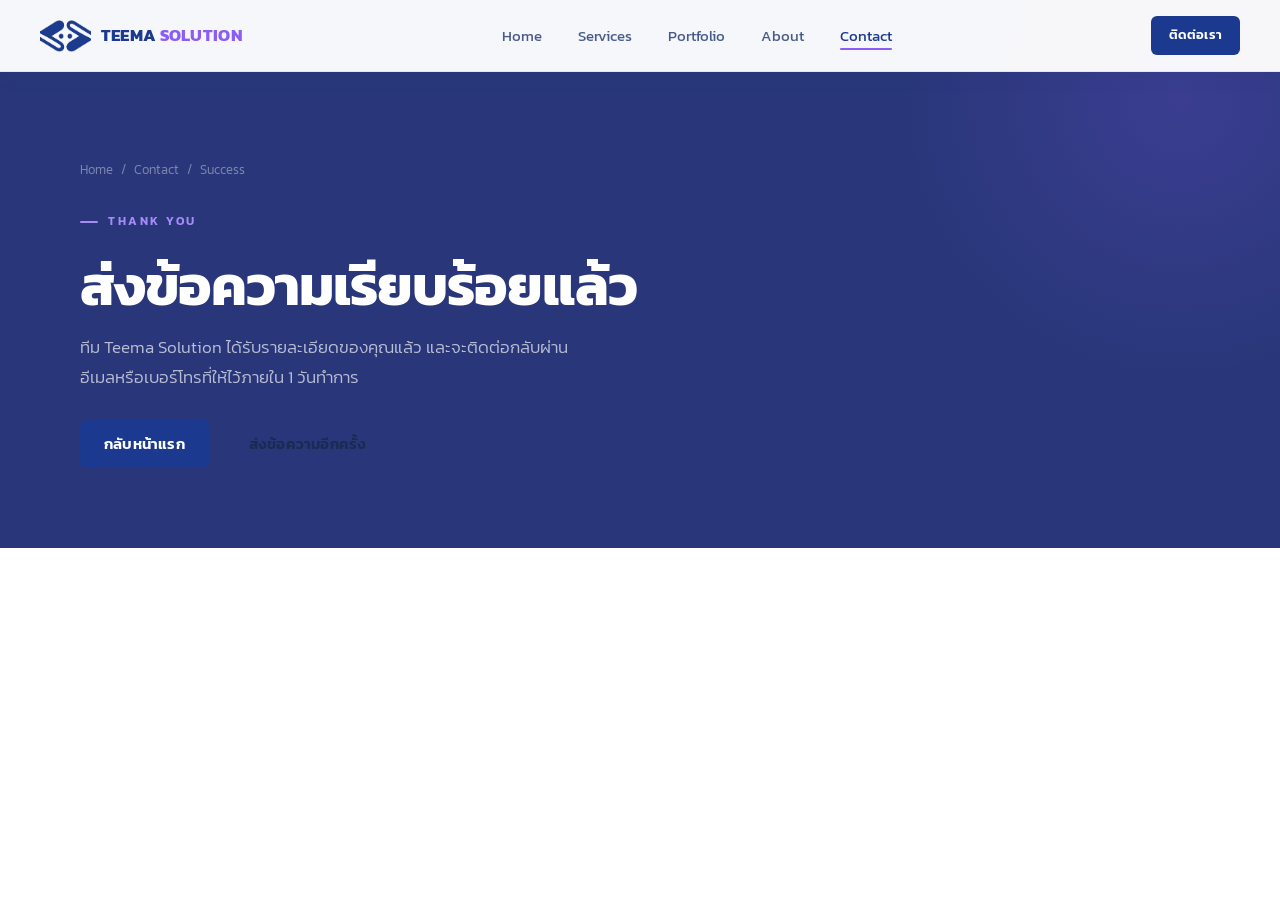
<file: thanks.html>
<!DOCTYPE html>
<html lang="th">
<head>
  <meta charset="UTF-8"/><meta name="viewport" content="width=device-width, initial-scale=1.0"/>
  <title>ส่งข้อความสำเร็จ | Teema Solution</title>
  <meta name="description" content="ขอบคุณที่ติดต่อ Teema Solution ทีมงานได้รับข้อมูลของคุณแล้วและจะติดต่อกลับโดยเร็ว"/>
  <meta name="robots" content="noindex,follow"/>
  <link rel="canonical" href="https://teemasolution.com/thanks.html"/>
  <link rel="stylesheet" href="styles.css"/>
</head>
<body>
<nav class="nav scrolled" id="mainNav">
  <div class="nav__logo">
    <img src="img/logo/teema.png" alt="Teema Solution" class="nav__logo-img"/>
    <span class="nav__logo-text">TEEMA <span>SOLUTION</span></span>
  </div>
  <ul class="nav__links">
    <li><a href="index.html">Home</a></li><li><a href="services.html">Services</a></li>
    <li><a href="portfolio.html">Portfolio</a></li><li><a href="about.html">About</a></li>
    <li><a href="contact.html" class="active">Contact</a></li>
  </ul>
  <div class="nav__cta"><a href="contact.html" class="btn btn--primary btn--sm">ติดต่อเรา</a></div>
  <div class="nav__hamburger" id="hamburger"><span></span><span></span><span></span></div>
</nav>

<section class="page-hero">
  <div class="page-hero__glow"></div>
  <div class="container page-hero__content">
    <div class="page-hero__breadcrumb"><a href="index.html">Home</a> / <a href="contact.html">Contact</a> / <span>Success</span></div>
    <span class="section-label section-label--w">Thank You</span>
    <h1 class="section-title section-title--w" style="margin-top:8px;">ส่งข้อความเรียบร้อยแล้ว</h1>
    <p class="section-sub section-sub--w">ทีม Teema Solution ได้รับรายละเอียดของคุณแล้ว และจะติดต่อกลับผ่านอีเมลหรือเบอร์โทรที่ให้ไว้ภายใน 1 วันทำการ</p>
    <div style="margin-top:28px;">
      <a href="index.html" class="btn btn--primary">กลับหน้าแรก</a>
      <a href="contact.html" class="btn btn--ghost" style="margin-left:12px;">ส่งข้อความอีกครั้ง</a>
    </div>
  </div>
</section>

<script>
  const nav=document.getElementById('mainNav');
  document.getElementById('hamburger').addEventListener('click',()=>nav.classList.toggle('menu-open'));
</script>
</body>
</html>
</file>
<file: theme.css>
/* =====================================================
   Teema Solution — Shared Design System
   Dark/Light mode · Kanit + DM Mono · oklch tokens
   ===================================================== */

/* ── Google Fonts ─────────────────────────────────── */
@import url('https://fonts.googleapis.com/css2?family=Kanit:wght@300;400;500;600;700;800&family=DM+Mono:ital,wght@0,400;0,500;1,400&display=swap');

/* ── CSS Tokens (dark mode default) ──────────────── */
:root {
  --bg:         oklch(12% 0.018 247);
  --bg-2:       oklch(16% 0.026 247);
  --surface:    oklch(20% 0.028 247);
  --fg:         oklch(97% 0.004 250);
  --muted:      oklch(68% 0.018 250);
  --soft:       oklch(84% 0.016 250);
  --border:     oklch(32% 0.03 247);
  --accent:     oklch(65% 0.2 255);
  --accent-2:   oklch(76% 0.14 188);
  --glow:       oklch(65% 0.2 255 / 0.22);
  --heat-glow:  oklch(72% 0.17 54 / 0.16);
  --shadow:     none;
  --radius:     14px;
  --radius-sm:  8px;
  --nav-bg:     oklch(12% 0.018 247 / 0);
  --nav-scroll: oklch(12% 0.018 247 / 0.92);
}

/* ── Light Mode Overrides ─────────────────────────── */
[data-theme="light"] {
  --bg:        #F2F5FC;
  --bg-2:      #FFFFFF;
  --surface:   #FFFFFF;
  --fg:        #1B2A50;
  --muted:     #4B5A85;
  --soft:      #2D3D6B;
  --border:    #D5DFF0;
  --accent:    #1B3A8F;
  --accent-2:  #7C3AED;
  --glow:      rgba(27,58,143,0.09);
  --heat-glow: rgba(124,58,237,0.07);
  --shadow:    0 2px 18px rgba(27,58,143,0.07);
  --nav-bg:    rgba(242,245,252,0);
  --nav-scroll:rgba(242,245,252,0.94);
}

/* ── Reset & Base ─────────────────────────────────── */
*, *::before, *::after { box-sizing: border-box; margin: 0; padding: 0; }
html { scroll-behavior: smooth; }
body {
  font-family: 'Kanit', sans-serif;
  background: var(--bg);
  color: var(--fg);
  min-height: 100vh;
  overflow-x: hidden;
  transition: background 0.3s, color 0.3s;
  font-weight: 300;
  line-height: 1.6;
}
img { display: block; max-width: 100%; }
a { text-decoration: none; color: inherit; }
ul { list-style: none; }
button { cursor: pointer; border: none; background: none; font-family: inherit; }

/* ── Body Background Glows ───────────────────────── */
:root:not([data-theme="light"]) body {
  background:
    radial-gradient(circle at 14% 0%,  oklch(65% 0.2 255 / 0.18),  transparent 28rem),
    radial-gradient(circle at 88% 8%,  oklch(72% 0.17 54 / 0.14),  transparent 32rem),
    linear-gradient(180deg, var(--bg) 0%, var(--bg-2) 52%, var(--bg) 100%);
}
[data-theme="light"] body {
  background:
    radial-gradient(circle at 14% 0%,  rgba(27,58,143,0.05),  transparent 28rem),
    radial-gradient(circle at 88% 8%,  rgba(124,58,237,0.04), transparent 32rem),
    linear-gradient(180deg, var(--bg) 0%, var(--bg-2) 60%, var(--bg) 100%);
}

/* ── Grid Overlay (body::before) ─────────────────── */
body::before {
  content: "";
  position: fixed;
  inset: 0;
  pointer-events: none;
  background-size: 72px 72px;
  mask-image: linear-gradient(180deg, black, transparent 70%);
  -webkit-mask-image: linear-gradient(180deg, black, transparent 70%);
  z-index: 0;
  transition: opacity 0.3s ease;
}
:root:not([data-theme="light"]) body::before {
  background-image:
    linear-gradient(oklch(100% 0 0 / 0.028) 1px, transparent 1px),
    linear-gradient(90deg, oklch(100% 0 0 / 0.028) 1px, transparent 1px);
}
[data-theme="light"] body::before {
  background-image:
    linear-gradient(oklch(0% 0 0 / 0.035) 1px, transparent 1px),
    linear-gradient(90deg, oklch(0% 0 0 / 0.035) 1px, transparent 1px);
}

/* ── Container ────────────────────────────────────── */
.container {
  width: min(1280px, 100% - 40px);
  margin-inline: auto;
}
@media (min-width: 768px) {
  .container { width: min(1280px, 100% - 80px); }
}

/* ── Navigation ───────────────────────────────────── */
.site-header {
  position: sticky;
  top: 0; z-index: 100;
  border-bottom: 1px solid transparent;
  transition: background 0.25s ease, border-color 0.25s ease, box-shadow 0.25s ease;
}
:root:not([data-theme="light"]) .site-header {
  background: oklch(12% 0.018 247 / 0.84);
  backdrop-filter: blur(20px);
  -webkit-backdrop-filter: blur(20px);
}
[data-theme="light"] .site-header {
  background: rgba(242,245,252,0.92);
  backdrop-filter: blur(20px);
  -webkit-backdrop-filter: blur(20px);
  border-bottom-color: var(--border);
}
.site-header.scrolled {
  box-shadow: 0 2px 24px oklch(0% 0 0 / 0.2);
  border-bottom-color: var(--border) !important;
}

.nav-row {
  min-height: 74px;
  display: flex;
  align-items: center;
  justify-content: space-between;
  gap: 16px;
}

.brand {
  display: flex;
  align-items: center;
  gap: 10px;
  font-size: 14px;
  font-weight: 700;
  letter-spacing: 0.04em;
  color: var(--fg);
  white-space: nowrap;
  flex-shrink: 0;
  text-decoration: none;
}
.brand img {
  width: 38px; height: 38px;
  border-radius: 9px;
  object-fit: contain;
  background: #fff;
  padding: 4px;
}

.nav-links {
  display: flex;
  align-items: center;
  gap: clamp(12px, 1.8vw, 28px);
  font-size: 13px;
  font-weight: 400;
  color: var(--muted);
}
.nav-links a { position: relative; transition: color 160ms; }
.nav-links a::after {
  content: '';
  position: absolute;
  bottom: -3px; left: 0;
  width: 0; height: 1.5px;
  background: var(--accent);
  border-radius: 2px;
  transition: width 200ms ease;
}
.nav-links a:hover,
.nav-links a[aria-current="page"] { color: var(--fg); }
.nav-links a:hover::after,
.nav-links a[aria-current="page"]::after { width: 100%; }

/* Nav Controls (theme + lang toggles) */
.nav-controls {
  display: flex;
  align-items: center;
  gap: 7px;
  flex-shrink: 0;
}

/* Theme toggle — circle with CSS icon swap */
.theme-btn {
  position: relative;
  width: 36px; height: 36px;
  border: 1px solid var(--border);
  border-radius: 50%;
  background: oklch(100% 0 0 / 0.04);
  color: var(--fg);
  cursor: pointer;
  display: inline-flex;
  align-items: center;
  justify-content: center;
  overflow: hidden;
  transition: background 160ms, border-color 160ms;
}
.theme-btn:hover { background: oklch(100% 0 0 / 0.1); border-color: var(--accent); }
[data-theme="light"] .theme-btn { background: rgba(27,58,143,0.06); }
[data-theme="light"] .theme-btn:hover { background: rgba(27,58,143,0.12); }
.theme-btn svg { position: absolute; transition: opacity 220ms, transform 220ms; }
.icon-sun  { opacity: 1; transform: scale(1); }
.icon-moon { opacity: 0; transform: scale(0.6) rotate(30deg); }
[data-theme="light"] .icon-sun  { opacity: 0; transform: scale(0.6) rotate(-30deg); }
[data-theme="light"] .icon-moon { opacity: 1; transform: scale(1) rotate(0deg); }

/* Lang toggle — pill */
.lang-btn {
  display: inline-flex;
  align-items: center;
  gap: 3px;
  border: 1px solid var(--border);
  border-radius: 999px;
  padding: 0 11px;
  min-height: 36px;
  font-family: 'DM Mono', monospace;
  font-size: 11px;
  font-weight: 500;
  letter-spacing: 0.06em;
  color: var(--muted);
  background: oklch(100% 0 0 / 0.04);
  cursor: pointer;
  transition: background 160ms, border-color 160ms;
}
.lang-btn:hover { border-color: var(--accent); background: oklch(100% 0 0 / 0.08); }
[data-theme="light"] .lang-btn { background: rgba(27,58,143,0.04); }
.lang-sep { opacity: 0.3; margin: 0 2px; }
.lang-th, .lang-en { transition: color 160ms, opacity 160ms; }
html:not([data-lang="en"]) .lang-th { color: var(--fg); }
html:not([data-lang="en"]) .lang-en { opacity: 0.38; }
html[data-lang="en"] .lang-en { color: var(--fg); }
html[data-lang="en"] .lang-th { opacity: 0.38; }

/* Nav CTA buttons */
.nav-btns { display: flex; align-items: center; gap: 7px; }

/* Hamburger — circle */
.menu-btn {
  display: none;
  width: 40px; height: 40px;
  border: 1px solid var(--border);
  border-radius: 50%;
  background: oklch(100% 0 0 / 0.04);
  color: var(--fg);
  cursor: pointer;
  align-items: center;
  justify-content: center;
  transition: background 160ms;
  flex-shrink: 0;
}
.menu-btn:hover { background: oklch(100% 0 0 / 0.1); }

/* Mobile drawer */
.mobile-menu {
  display: none;
  flex-direction: column;
  gap: 2px;
  padding: 10px 0 14px;
  border-top: 1px solid var(--border);
}
.mobile-menu a {
  padding: 10px 12px;
  border-radius: var(--radius-sm);
  font-size: 15px;
  font-weight: 400;
  color: var(--soft);
  transition: background 160ms, color 160ms;
}
.mobile-menu a:hover,
.mobile-menu a[aria-current="page"] {
  background: oklch(100% 0 0 / 0.06);
  color: var(--fg);
}
[data-theme="light"] .mobile-menu a:hover,
[data-theme="light"] .mobile-menu a[aria-current="page"] {
  background: rgba(27,58,143,0.06);
}
.site-header.nav-open .mobile-menu { display: flex; }

@media (max-width: 768px) {
  .nav-links, .nav-btns { display: none; }
  .menu-btn { display: inline-flex; }
}

/* ── Buttons ──────────────────────────────────────── */
.btn {
  display: inline-flex;
  align-items: center;
  justify-content: center;
  gap: 8px;
  min-height: 42px;
  padding: 0 22px;
  border-radius: 999px;
  font-family: 'Kanit', sans-serif;
  font-size: 14px;
  font-weight: 600;
  border: 1px solid transparent;
  transition: transform 0.16s, box-shadow 0.16s, background 0.16s, border-color 0.16s, color 0.16s;
  white-space: nowrap;
  cursor: pointer;
  text-decoration: none;
}
.btn:hover { transform: translateY(-1px); }

/* Nav button variants (matching services.html) */
.btn-primary {
  color: #fff;
  background: linear-gradient(135deg, var(--accent), var(--accent-2));
  box-shadow: 0 0 20px var(--glow);
}
.btn-primary:hover { box-shadow: 0 0 32px var(--glow); }

.btn-secondary {
  color: var(--soft);
  border-color: var(--border);
  background: oklch(100% 0 0 / 0.04);
}
[data-theme="light"] .btn-secondary { background: transparent; }
.btn-secondary:hover {
  color: var(--fg);
  border-color: var(--accent);
  background: oklch(65% 0.2 255 / 0.08);
}

.btn--sm { min-height: 36px; padding: 0 16px; font-size: 13px; }
.btn--lg { min-height: 48px; padding: 0 28px; font-size: 15px; }

.btn--primary {
  background: linear-gradient(135deg, var(--accent), var(--accent-2));
  color: #fff;
  box-shadow: 0 0 20px var(--glow);
}
.btn--primary:hover { box-shadow: 0 0 32px var(--glow); }

.btn--outline {
  background: oklch(100% 0 0 / 0.04);
  color: var(--soft);
  border-color: var(--border);
}
.btn--outline:hover {
  border-color: var(--accent);
  color: var(--fg);
  background: oklch(65% 0.2 255 / 0.08);
}

.btn--outline-w {
  background: transparent;
  color: #fff;
  border-color: rgba(255,255,255,0.3);
}
.btn--outline-w:hover {
  border-color: rgba(255,255,255,0.7);
  background: rgba(255,255,255,0.08);
}

.btn--purple {
  background: linear-gradient(135deg, var(--accent), var(--accent-2));
  color: #fff;
  box-shadow: 0 0 20px var(--glow);
}
.btn--purple:hover {
  box-shadow: 0 0 36px var(--glow);
  filter: brightness(1.1);
}

.btn--ghost {
  background: oklch(100% 0 0 / 0.06);
  color: var(--fg);
  border-color: var(--border);
}
[data-theme="light"] .btn--ghost {
  background: rgba(27,58,143,0.06);
  border-color: #D5DFF0;
}
.btn--ghost:hover {
  background: oklch(100% 0 0 / 0.1);
  border-color: var(--accent);
}

/* ── Typography Base ──────────────────────────────── */
h1, h2, h3, h4 {
  font-family: 'Kanit', sans-serif;
  font-weight: 700;
  line-height: 1.05;
  letter-spacing: -0.01em;
  color: var(--fg);
}
h1 { font-size: clamp(40px, 6.2vw, 92px); }
h2 { font-size: clamp(28px, 3.8vw, 62px); }
h3 { font-size: clamp(19px, 1.8vw, 28px); }
h4 { font-size: 17px; }
p  { color: var(--muted); }

.lead {
  font-size: clamp(15px, 1.5vw, 19px);
  color: var(--soft);
  font-weight: 300;
  max-width: 640px;
  line-height: 1.7;
}

/* ── Typography Utilities ─────────────────────────── */
.section-label {
  display: inline-flex;
  align-items: center;
  gap: 8px;
  font-size: 11px;
  font-weight: 600;
  letter-spacing: 0.14em;
  text-transform: uppercase;
  color: var(--accent-2);
  font-family: 'DM Mono', monospace;
}
.section-label--w { color: var(--accent-2); }

.section-title {
  font-size: clamp(28px, 3.8vw, 56px);
  font-weight: 700;
  letter-spacing: -0.01em;
  line-height: 1.05;
  color: var(--fg);
}
.section-title--w { color: #fff; }
.section-title--sm { font-size: clamp(22px, 2.8vw, 38px); }

.section-sub {
  font-size: clamp(15px, 1.4vw, 18px);
  font-weight: 300;
  color: var(--soft);
  line-height: 1.7;
  max-width: 560px;
}
.section-sub--w { color: oklch(80% 0.01 250); }

.text-center { text-align: center; }
.text-center .section-label { justify-content: center; }
.text-center .section-sub { margin-inline: auto; }

.divider {
  width: 48px;
  height: 3px;
  background: var(--accent);
  border-radius: 99px;
  margin: 20px 0;
}

/* ── Page Hero (interior pages) ───────────────────── */
.page-hero {
  position: relative;
  min-height: 320px;
  display: flex;
  align-items: flex-end;
  padding-top: clamp(48px, 7vw, 96px);
  padding-bottom: 64px;
  background: oklch(10% 0.02 247);
  overflow: hidden;
}
[data-theme="light"] .page-hero { background: oklch(18% 0.03 247); }
.page-hero__glow {
  position: absolute;
  inset: 0;
  background: radial-gradient(ellipse 60% 60% at 60% 40%, oklch(65% 0.2 255 / 0.12), transparent 70%);
  pointer-events: none;
}
.page-hero__content { position: relative; z-index: 2; }
.page-hero__breadcrumb {
  font-size: 12px;
  font-weight: 400;
  color: oklch(65% 0.012 250);
  margin-bottom: 20px;
  font-family: 'DM Mono', monospace;
}
.page-hero__breadcrumb a { color: inherit; }
.page-hero__breadcrumb a:hover { color: oklch(78% 0.16 255); }

/* page-hero always has dark bg — force bright text regardless of theme */
.page-hero .section-label { color: oklch(76% 0.14 188); }           /* dark: teal */
[data-theme="light"] .page-hero .section-label { color: oklch(76% 0.18 290); } /* light: violet */
.page-hero .section-title { color: #fff; }
.page-hero .section-sub  { color: oklch(78% 0.012 250); }

/* ── Section Navy (always dark) ───────────────────── */
.section-navy {
  position: relative;
  background: oklch(10% 0.02 247);
  overflow: hidden;
}
.section-navy__glow {
  position: absolute;
  width: 600px; height: 400px;
  border-radius: 50%;
  background: oklch(65% 0.2 255 / 0.1);
  filter: blur(80px);
  top: -100px; left: 10%;
  pointer-events: none;
}
.section-navy__glow--2 { left: auto; right: 5%; top: auto; bottom: -100px; background: oklch(76% 0.14 188 / 0.08); }

/* ── Portfolio Grid & Cards ───────────────────────── */
.portfolio {
  padding: 100px 0;
  background: var(--bg);
}
.portfolio__grid {
  display: grid;
  grid-template-columns: repeat(3, 1fr);
  gap: 16px;
}
.portfolio-card {
  position: relative;
  border-radius: var(--radius);
  overflow: hidden;
  aspect-ratio: 4/3;
  cursor: pointer;
  background: var(--surface);
}
.portfolio-card img {
  width: 100%;
  height: 100%;
  object-fit: cover;
  transition: transform 0.5s;
}
.portfolio-card:hover img { transform: scale(1.04); }
.portfolio-card--wide { grid-column: span 2; }
.portfolio-card__overlay {
  position: absolute;
  inset: 0;
  background: linear-gradient(to top, oklch(8% 0.016 247 / 0.9) 0%, transparent 55%);
  display: flex;
  flex-direction: column;
  justify-content: flex-end;
  padding: 24px;
  opacity: 0;
  transition: opacity 0.3s;
}
.portfolio-card:hover .portfolio-card__overlay { opacity: 1; }
.portfolio-card__client {
  font-size: 11px;
  font-weight: 600;
  letter-spacing: 1.5px;
  text-transform: uppercase;
  color: var(--accent-2);
  margin-bottom: 4px;
  font-family: 'DM Mono', monospace;
}
.portfolio-card__title {
  font-size: 16px;
  font-weight: 600;
  color: #fff;
  margin-bottom: 8px;
  line-height: 1.3;
}
.portfolio-card__type {
  font-size: 11px;
  background: oklch(100% 0 0 / 0.15);
  border: 1px solid oklch(100% 0 0 / 0.2);
  color: oklch(85% 0.01 250);
  padding: 3px 10px;
  border-radius: 99px;
  font-family: 'DM Mono', monospace;
}
.portfolio-card__arrow {
  position: absolute;
  top: 16px;
  right: 16px;
  width: 36px; height: 36px;
  display: flex;
  align-items: center;
  justify-content: center;
  background: oklch(100% 0 0 / 0.1);
  border: 1px solid oklch(100% 0 0 / 0.2);
  border-radius: 50%;
  font-size: 16px;
  color: #fff;
  opacity: 0;
  transform: scale(0.8);
  transition: all 0.3s;
}
.portfolio-card:hover .portfolio-card__arrow { opacity: 1; transform: scale(1); }

.portfolio__filter {
  display: flex;
  gap: 8px;
  flex-wrap: wrap;
  margin-bottom: 40px;
}
.filter-btn {
  padding: 8px 18px;
  border-radius: 99px;
  font-size: 13px;
  font-weight: 500;
  font-family: 'Kanit', sans-serif;
  color: var(--muted);
  background: var(--surface);
  border: 1px solid var(--border);
  cursor: pointer;
  transition: all 0.2s;
}
.filter-btn.active, .filter-btn:hover {
  color: #fff;
  background: var(--accent);
  border-color: var(--accent);
}
[data-theme="light"] .filter-btn.active { color: #fff; }

/* ── CTA Banner ───────────────────────────────────── */
.cta-banner {
  position: relative;
  padding: 100px 0;
  text-align: center;
  background: oklch(10% 0.022 247);
  overflow: hidden;
}
[data-theme="light"] .cta-banner { background: oklch(18% 0.032 247); }
.cta-banner__orb {
  position: absolute;
  width: 600px; height: 400px;
  left: 50%; top: 50%;
  transform: translate(-50%,-50%);
  border-radius: 50%;
  background: oklch(65% 0.2 255 / 0.12);
  filter: blur(90px);
  pointer-events: none;
}
.cta-banner__title {
  font-size: clamp(36px, 5vw, 60px);
  font-weight: 800;
  color: #fff;
  letter-spacing: -0.03em;
  line-height: 1.1;
  margin-bottom: 16px;
}
.cta-banner__title span { color: oklch(65% 0.2 255); }
.cta-banner__sub {
  font-size: 16px;
  font-weight: 300;
  color: oklch(72% 0.012 250);
  margin-bottom: 36px;
}
.cta-banner__actions {
  display: flex;
  gap: 12px;
  justify-content: center;
  flex-wrap: wrap;
}

/* ── Footer (always dark) ─────────────────────────── */
.footer {
  background: oklch(9% 0.014 247);
  padding: 64px 0 0;
  border-top: 1px solid oklch(22% 0.02 247);
}
.footer__grid {
  display: grid;
  grid-template-columns: 1.5fr 1fr 1fr 1fr;
  gap: 40px;
  padding-bottom: 48px;
}
.footer__brand-name {
  font-size: 16px;
  font-weight: 700;
  letter-spacing: 0.08em;
  color: #fff;
  margin-bottom: 8px;
}
.footer__brand-name span { color: oklch(65% 0.2 255); }
.footer__brand-desc {
  font-size: 13px;
  font-weight: 300;
  color: oklch(50% 0.012 250);
  line-height: 1.6;
}
.footer__col-title {
  font-size: 11px;
  font-weight: 600;
  letter-spacing: 2px;
  text-transform: uppercase;
  color: oklch(60% 0.014 250);
  font-family: 'DM Mono', monospace;
  margin-bottom: 16px;
}
.footer__links { display: flex; flex-direction: column; gap: 10px; }
.footer__links a {
  font-size: 13px;
  font-weight: 300;
  color: oklch(55% 0.012 250);
  transition: color 0.2s;
  display: block;
}
.footer__links a:hover { color: oklch(65% 0.2 255); }
.footer__bottom {
  display: flex;
  justify-content: space-between;
  align-items: center;
  padding: 20px 0;
  border-top: 1px solid oklch(18% 0.018 247);
  flex-wrap: wrap;
  gap: 12px;
}
.footer__copy {
  font-size: 12px;
  color: oklch(42% 0.01 250);
  font-family: 'DM Mono', monospace;
}
.footer__socials { display: flex; gap: 16px; }
.footer__social {
  font-size: 12px;
  color: oklch(48% 0.012 250);
  font-family: 'DM Mono', monospace;
  transition: color 0.2s;
}
.footer__social:hover { color: oklch(65% 0.2 255); }

/* ── Marquee ──────────────────────────────────────── */
.marquee {
  border-top: 1px solid var(--border);
  border-bottom: 1px solid var(--border);
  overflow: hidden;
  padding: 14px 0;
  background: var(--bg-2, var(--bg));
}
.marquee__track {
  display: flex;
  gap: 0;
  width: max-content;
  animation: marquee-scroll 28s linear infinite;
}
@keyframes marquee-scroll {
  from { transform: translateX(0); }
  to   { transform: translateX(-50%); }
}
.marquee__item {
  display: flex;
  align-items: center;
  gap: 16px;
  padding: 0 24px;
  font-size: 13px;
  font-weight: 500;
  color: var(--muted);
  white-space: nowrap;
  font-family: 'DM Mono', monospace;
  letter-spacing: 0.04em;
}
.marquee__dot {
  display: inline-block;
  width: 4px; height: 4px;
  border-radius: 50%;
  background: var(--accent);
}

/* ── Clients Logos ────────────────────────────────── */
.clients {
  padding: 64px 0;
  background: var(--bg);
}
.clients__label {
  font-size: 11px;
  font-weight: 600;
  letter-spacing: 2px;
  text-transform: uppercase;
  color: var(--muted);
  text-align: center;
  margin-bottom: 40px;
  font-family: 'DM Mono', monospace;
}
.clients__logos {
  display: flex;
  flex-wrap: wrap;
  gap: 32px 48px;
  justify-content: center;
  align-items: center;
}
.clients__logo {
  height: 52px;
  width: auto;
  max-width: 140px;
  object-fit: contain;
  opacity: 0.78;
  transition: transform 0.25s ease, opacity 0.25s;
}
.clients__logo:hover {
  transform: scale(1.1);
  opacity: 1;
}

/* ── Service Rows ─────────────────────────────────── */
.service-row {
  display: grid;
  grid-template-columns: 48px 1fr auto;
  align-items: center;
  gap: 24px;
  padding: 20px 0;
  border-bottom: 1px solid var(--border);
  cursor: default;
  transition: background 0.2s;
}
.service-row:first-child { border-top: 1px solid var(--border); }
.service-row:hover { background: oklch(100% 0 0 / 0.025); }
[data-theme="light"] .service-row:hover { background: rgba(27,58,143,0.03); }
.service-row__num {
  font-family: 'DM Mono', monospace;
  font-size: 12px;
  color: var(--accent);
  letter-spacing: 0.05em;
}
.service-row__title {
  font-size: clamp(15px, 2vw, 19px);
  font-weight: 600;
  color: var(--fg);
}
.service-row__tags {
  display: flex;
  gap: 6px;
  flex-wrap: wrap;
  justify-content: flex-end;
}
.tag {
  font-size: 11px;
  font-weight: 400;
  padding: 4px 10px;
  border-radius: 99px;
  background: var(--surface);
  border: 1px solid var(--border);
  color: var(--muted);
  font-family: 'DM Mono', monospace;
}

/* ── Stats Grid ───────────────────────────────────── */
.stats-grid {
  display: grid;
  grid-template-columns: repeat(4, 1fr);
  gap: 2px;
}
.stat-cell {
  text-align: center;
  padding: 40px 20px;
  border: 1px solid oklch(28% 0.025 247);
  background: oklch(14% 0.022 247 / 0.6);
  transition: background 0.3s ease, border-color 0.3s ease, transform 0.3s ease;
}
.stat-cell:hover {
  background: oklch(18% 0.028 247 / 0.8);
  border-color: oklch(65% 0.2 255 / 0.4);
  transform: translateY(-3px);
}
.stat-cell:first-child { border-radius: var(--radius) 0 0 var(--radius); }
.stat-cell:last-child  { border-radius: 0 var(--radius) var(--radius) 0; }
.stat-cell__num {
  font-size: clamp(36px, 5vw, 56px);
  font-weight: 800;
  color: #fff;
  letter-spacing: -0.04em;
  line-height: 1;
  font-family: 'DM Mono', monospace;
}
.stat-cell__num span { color: oklch(65% 0.2 255); }
.stat-cell__label {
  font-size: 13px;
  font-weight: 300;
  color: oklch(62% 0.012 250);
  margin-top: 8px;
}

/* ── Keyframes ────────────────────────────────────── */
@keyframes ts-fade-up {
  from { opacity: 0; transform: translateY(32px); }
  to   { opacity: 1; transform: translateY(0); }
}
@keyframes ts-fade-in {
  from { opacity: 0; }
  to   { opacity: 1; }
}
@keyframes ts-float {
  0%, 100% { transform: translateY(0px); }
  50%       { transform: translateY(-10px); }
}
@keyframes ts-pulse-glow {
  0%, 100% { opacity: 0.55; transform: translate(-50%,-50%) scale(1); }
  50%       { opacity: 0.9;  transform: translate(-50%,-50%) scale(1.15); }
}
@keyframes ts-shimmer {
  0%   { background-position: -200% center; }
  100% { background-position:  200% center; }
}
@keyframes ts-count-in {
  from { opacity: 0; transform: translateY(16px) scale(0.9); }
  to   { opacity: 1; transform: none; }
}
@keyframes ts-pulse-ring {
  0%   { box-shadow: 0 0 0 0 var(--glow); }
  70%  { box-shadow: 0 0 0 12px oklch(0% 0 0 / 0); }
  100% { box-shadow: 0 0 0 0   oklch(0% 0 0 / 0); }
}
@keyframes ts-slide-left {
  from { opacity: 0; transform: translateX(-32px); }
  to   { opacity: 1; transform: none; }
}
@keyframes ts-slide-right {
  from { opacity: 0; transform: translateX(32px); }
  to   { opacity: 1; transform: none; }
}

/* ── Scroll Reveal ────────────────────────────────── */
.reveal {
  opacity: 0;
  transform: translateY(28px);
  transition: opacity 0.75s cubic-bezier(0.16,1,0.3,1),
              transform 0.75s cubic-bezier(0.16,1,0.3,1);
}
.reveal--left {
  opacity: 0;
  transform: translateX(-32px);
  transition: opacity 0.75s cubic-bezier(0.16,1,0.3,1),
              transform 0.75s cubic-bezier(0.16,1,0.3,1);
}
.reveal--right {
  opacity: 0;
  transform: translateX(32px);
  transition: opacity 0.75s cubic-bezier(0.16,1,0.3,1),
              transform 0.75s cubic-bezier(0.16,1,0.3,1);
}
.reveal--scale {
  opacity: 0;
  transform: scale(0.90);
  transition: opacity 0.65s cubic-bezier(0.16,1,0.3,1),
              transform 0.65s cubic-bezier(0.16,1,0.3,1);
}
.reveal.in,
.reveal--left.in,
.reveal--right.in,
.reveal--scale.in { opacity: 1; transform: none; }

.reveal-delay-1 { transition-delay: 0.08s; }
.reveal-delay-2 { transition-delay: 0.16s; }
.reveal-delay-3 { transition-delay: 0.24s; }
.reveal-delay-4 { transition-delay: 0.32s; }
.reveal-delay-5 { transition-delay: 0.40s; }
.reveal-delay-6 { transition-delay: 0.48s; }

/* ── Cursor Glow Card ─────────────────────────────── */
.glow-card {
  --mx: 50%; --my: 50%;
  position: relative;
  overflow: hidden;
  isolation: isolate;
}
.glow-card::before {
  content: '';
  position: absolute;
  inset: 0;
  background: radial-gradient(380px circle at var(--mx) var(--my), var(--glow), transparent 65%);
  opacity: 0;
  transition: opacity 0.35s ease;
  pointer-events: none;
  z-index: 0;
}
.glow-card:hover::before { opacity: 1; }

/* ── Page Hero Entrance ───────────────────────────── */
.page-hero__breadcrumb { animation: ts-fade-up 0.6s cubic-bezier(0.16,1,0.3,1) 0.05s both; }
.page-hero__content .section-label { animation: ts-fade-up 0.7s cubic-bezier(0.16,1,0.3,1) 0.12s both; }
.page-hero__content h1 { animation: ts-fade-up 0.8s cubic-bezier(0.16,1,0.3,1) 0.2s both; }
.page-hero__content .section-sub { animation: ts-fade-up 0.8s cubic-bezier(0.16,1,0.3,1) 0.3s both; }

/* ── CTA Orb Pulse ────────────────────────────────── */
.cta-banner__orb {
  animation: ts-pulse-glow 5s ease-in-out infinite;
  left: 50%; top: 50%;
  transform: translate(-50%,-50%);
}

/* ── Portfolio Card Lift ──────────────────────────── */
.portfolio-card {
  transition: transform 0.35s cubic-bezier(0.16,1,0.3,1),
              box-shadow 0.35s ease;
}
.portfolio-card:hover {
  transform: translateY(-6px);
  box-shadow: 0 24px 60px oklch(0% 0 0 / 0.35);
}

/* ── Value Card Lift ──────────────────────────────── */
.value-card {
  transition: background 0.3s, transform 0.4s cubic-bezier(0.16,1,0.3,1), box-shadow 0.3s;
}
.value-card:hover {
  transform: translateY(-6px);
  box-shadow: 0 20px 48px oklch(0% 0 0 / 0.25);
}

/* ── Service Row Slide ────────────────────────────── */
.service-row__title {
  transition: transform 0.25s ease, color 0.25s;
}
.service-row:hover .service-row__title {
  transform: translateX(6px);
  color: var(--accent);
}
.service-row__num { transition: color 0.25s; }
.service-row:hover .service-row__num { color: var(--accent-2); }

/* ── Filter Btn transition ────────────────────────── */
.filter-btn { transition: all 0.22s cubic-bezier(0.16,1,0.3,1); }

/* ── Stat counter animation ───────────────────────── */
.stat-cell__num,
.hero__stat-num,
.about-stats .stat-item .num {
  display: inline-block;
}
.stat-anim {
  animation: ts-count-in 0.6s cubic-bezier(0.16,1,0.3,1) both;
}

/* ── Services Header ──────────────────────────────── */
.services {
  padding: 100px 0;
  background: var(--bg);
}
.services__header {
  display: flex;
  justify-content: space-between;
  align-items: flex-end;
  margin-bottom: 40px;
  gap: 24px;
  flex-wrap: wrap;
}

/* ── About: Mission ───────────────────────────────── */
.about-mission {
  display: grid;
  grid-template-columns: 1fr 1fr;
  gap: 80px;
  align-items: center;
}
.about-mission__body {
  font-size: 16px;
  font-weight: 300;
  color: var(--muted);
  line-height: 1.8;
  margin-bottom: 16px;
}
.about-stats {
  display: flex;
  gap: 40px;
  margin-top: 40px;
}
.about-media {
  border-radius: var(--radius);
  overflow: hidden;
  aspect-ratio: 4/3;
}

/* ── About: Values Grid ───────────────────────────── */
.values__grid {
  display: grid;
  grid-template-columns: repeat(4, 1fr);
  gap: 2px;
}
.value-card {
  padding: 40px 28px;
  background: oklch(14% 0.022 247 / 0.6);
  border: 1px solid oklch(28% 0.025 247);
  transition: background 0.3s, transform 0.3s;
}
.value-card:first-child { border-radius: var(--radius) 0 0 var(--radius); }
.value-card:last-child  { border-radius: 0 var(--radius) var(--radius) 0; }
.value-card:hover {
  background: oklch(18% 0.028 247);
  transform: translateY(-4px);
}
.value-card__icon {
  display: block;
  font-size: 28px;
  margin-bottom: 16px;
}
.value-card__title {
  font-size: 17px;
  font-weight: 700;
  color: #fff;
  margin-bottom: 12px;
}
.value-card__desc {
  font-size: 14px;
  font-weight: 300;
  color: oklch(62% 0.012 250);
  line-height: 1.7;
}

/* ── Contact ──────────────────────────────────────── */
.contact__grid {
  display: grid;
  grid-template-columns: 1fr 1.4fr;
  gap: 80px;
  align-items: start;
}
.contact-info-list { display: flex; flex-direction: column; gap: 24px; margin: 28px 0; }
.contact__info-item { display: flex; align-items: flex-start; gap: 16px; }
.contact__info-icon {
  font-size: 18px;
  width: 44px; height: 44px;
  display: flex; align-items: center; justify-content: center;
  background: var(--surface);
  border: 1px solid var(--border);
  border-radius: 10px;
  flex-shrink: 0;
}
.contact__info-title {
  font-size: 11px;
  font-weight: 600;
  letter-spacing: 1.5px;
  text-transform: uppercase;
  color: var(--accent);
  margin-bottom: 4px;
  font-family: 'DM Mono', monospace;
}
.contact__info-val {
  font-size: 14px;
  font-weight: 300;
  color: var(--muted);
  line-height: 1.6;
}
.contact-note {
  padding: 24px;
  background: var(--surface);
  border: 1px solid var(--border);
  border-radius: var(--radius);
  margin-top: 8px;
}
.contact-note__label {
  font-size: 11px;
  font-weight: 600;
  letter-spacing: 1.5px;
  text-transform: uppercase;
  color: var(--accent);
  margin-bottom: 8px;
  font-family: 'DM Mono', monospace;
}
.contact-note__num {
  font-size: 26px;
  font-weight: 800;
  color: var(--fg);
  letter-spacing: -0.5px;
  line-height: 1.2;
}
.contact-note__hours {
  font-size: 13px;
  font-weight: 300;
  color: var(--muted);
  margin-top: 4px;
}
.contact-panel {
  background: var(--surface);
  border: 1px solid var(--border);
  border-radius: var(--radius);
  padding: 36px;
  box-shadow: var(--shadow);
}
.contact-panel h3 { font-size: 22px; font-weight: 700; color: var(--fg); margin-bottom: 6px; }
.contact-panel p  { font-size: 14px; font-weight: 300; color: var(--muted); margin-bottom: 28px; }
.form { display: flex; flex-direction: column; gap: 20px; }
.form__row { display: grid; grid-template-columns: 1fr 1fr; gap: 16px; }
.form__group { display: flex; flex-direction: column; gap: 6px; }
.form__label {
  font-size: 12px;
  font-weight: 600;
  letter-spacing: 0.5px;
  color: var(--soft);
}
.form__input, .form__select, .form__textarea {
  width: 100%;
  padding: 12px 14px;
  background: var(--bg);
  border: 1.5px solid var(--border);
  border-radius: var(--radius-sm);
  font-family: 'Kanit', sans-serif;
  font-size: 14px;
  font-weight: 300;
  color: var(--fg);
  transition: border-color 0.2s, box-shadow 0.2s;
  outline: none;
}
.form__input::placeholder, .form__textarea::placeholder { color: var(--muted); opacity: 0.6; }
.form__input:focus, .form__select:focus, .form__textarea:focus {
  border-color: var(--accent);
  box-shadow: 0 0 0 3px var(--glow);
}
.form__textarea { resize: vertical; min-height: 120px; }
.form__select option { background: var(--bg-2, #131c35); color: var(--fg); }

/* ── Responsive ───────────────────────────────────── */
@media (max-width: 1024px) {
  .portfolio__grid { grid-template-columns: repeat(2, 1fr); }
  .portfolio-card--wide { grid-column: span 2; }
  .stats-grid { grid-template-columns: repeat(2, 1fr); }
  .stat-cell:first-child { border-radius: var(--radius) var(--radius) 0 0; }
  .stat-cell:nth-child(2) { border-radius: 0; }
  .stat-cell:nth-child(3) { border-radius: 0; }
  .stat-cell:last-child  { border-radius: 0 0 var(--radius) var(--radius); }
  .values__grid { grid-template-columns: repeat(2, 1fr); }
  .value-card:first-child { border-radius: var(--radius) 0 0 0; }
  .value-card:nth-child(2) { border-radius: 0 var(--radius) 0 0; }
  .value-card:nth-child(3) { border-radius: 0 0 0 var(--radius); }
  .value-card:last-child  { border-radius: 0 0 var(--radius) 0; }
  .footer__grid { grid-template-columns: 1fr 1fr; }
  .about-mission { grid-template-columns: 1fr; gap: 48px; }
  .contact__grid { grid-template-columns: 1fr; gap: 48px; }
}

@media (max-width: 768px) {
  .portfolio__grid { grid-template-columns: 1fr 1fr; }
  .portfolio-card--wide { grid-column: span 2; }
  .service-row { grid-template-columns: 40px 1fr; }
  .service-row__tags { display: none; }
  .stats-grid { grid-template-columns: repeat(2, 1fr); }
  .form__row { grid-template-columns: 1fr; }
  .about-stats { gap: 24px; }
}

@media (max-width: 540px) {
  .portfolio__grid { grid-template-columns: 1fr; }
  .portfolio-card--wide { grid-column: span 1; }
  .values__grid { grid-template-columns: 1fr; }
  .value-card, .value-card:first-child, .value-card:last-child { border-radius: 0; }
  .value-card:first-child { border-radius: var(--radius) var(--radius) 0 0; }
  .value-card:last-child  { border-radius: 0 0 var(--radius) var(--radius); }
  .stats-grid { grid-template-columns: 1fr 1fr; }
  .footer__grid { grid-template-columns: 1fr; gap: 32px; }
  .contact-panel { padding: 24px 20px; }
}
</file>
<file: styles.css>
/* ============================================
   TEEMA SOLUTION — v3 Final
   CI: Navy #1B3A8F · Purple Accent #8B5CF6
   BG: White ↔ Navy #29377A sections
   Font: Kanit (Thai + Latin)
   ============================================ */

@import url('https://fonts.googleapis.com/css2?family=Kanit:wght@300;400;500;600;700;800&family=DM+Mono:wght@400;500&display=swap');

:root {
  /* Brand Colors */
  --navy:          #1B3A8F;
  --navy-dark:     #29377A;
  --navy-deeper:   #1A2660;
  --purple:        #8B5CF6;
  --purple-lt:     #A78BFA;
  --purple-dim:    #F5F3FF;
  --purple-mid:    #EDE9FE;

  /* Backgrounds */
  --bg-white:      #FFFFFF;
  --bg-off:        #F5F7FC;
  --bg-card:       #FFFFFF;

  /* Text on White */
  --text-h:        #1B2A50;
  --text-body:     #475B8A;
  --text-dim:      #94A3C0;

  /* Text on Navy */
  --text-w:        #FFFFFF;
  --text-w-body:   rgba(255,255,255,0.68);
  --text-w-dim:    rgba(255,255,255,0.38);

  /* Borders */
  --border:        #E2E8F0;
  --border-card:   #EEF1F8;

  /* Fonts */
  --font:          'Kanit', sans-serif;
  --font-mono:     'DM Mono', monospace;

  /* Misc */
  --radius-sm:     6px;
  --radius-md:     12px;
  --radius-lg:     20px;
  --radius-xl:     32px;
  --ease:          cubic-bezier(0.22, 1, 0.36, 1);
  --dur:           0.35s;
  --shadow-card:   0 2px 20px rgba(27,58,143,0.08);
  --shadow-btn:    0 4px 20px rgba(139,92,246,0.30);
}

/* ── Reset ── */
*, *::before, *::after { box-sizing: border-box; margin: 0; padding: 0; }
html { scroll-behavior: smooth; font-size: 16px; }
body {
  font-family: var(--font);
  font-weight: 300;
  background: var(--bg-white);
  color: var(--text-h);
  line-height: 1.6;
  -webkit-font-smoothing: antialiased;
  overflow-x: hidden;
}
img { max-width: 100%; display: block; }
a { text-decoration: none; color: inherit; }
ul { list-style: none; }

/* ============================================
   CONTAINER
   ============================================ */
.container {
  max-width: 1200px;
  margin: 0 auto;
  padding: 0 40px;
}

/* ============================================
   NAVIGATION
   ============================================ */
.nav {
  position: fixed;
  top: 0; left: 0; right: 0; z-index: 100;
  height: 72px;
  display: flex;
  align-items: center;
  justify-content: space-between;
  padding: 0 40px;
  background: rgba(255,255,255,0.96);
  backdrop-filter: blur(16px);
  -webkit-backdrop-filter: blur(16px);
  border-bottom: 1px solid transparent;
  transition: border-color var(--dur), box-shadow var(--dur);
}
.nav.scrolled {
  border-color: var(--border);
  box-shadow: 0 2px 24px rgba(27,58,143,0.06);
}
.nav__logo {
  display: flex;
  align-items: center;
  gap: 10px;
}
.nav__logo-img { height: 32px; width: auto; }
.nav__logo-text {
  font-size: 17px;
  font-weight: 700;
  color: var(--navy);
  letter-spacing: 0.3px;
}
.nav__logo-text span { color: var(--purple); }

.nav__links {
  display: flex;
  align-items: center;
  gap: 36px;
}
.nav__links a {
  font-size: 15px;
  font-weight: 400;
  color: var(--text-body);
  transition: color var(--dur);
  position: relative;
}
.nav__links a::after {
  content: '';
  position: absolute;
  bottom: -3px; left: 0;
  width: 0; height: 2px;
  background: var(--purple);
  border-radius: 2px;
  transition: width var(--dur) var(--ease);
}
.nav__links a:hover,
.nav__links a.active { color: var(--navy); }
.nav__links a:hover::after,
.nav__links a.active::after { width: 100%; }

.nav__cta { display: flex; gap: 10px; align-items: center; }
.nav__hamburger {
  display: none;
  flex-direction: column;
  gap: 5px;
  cursor: pointer;
  padding: 4px;
}
.nav__hamburger span {
  display: block; width: 22px; height: 2px;
  background: var(--navy); border-radius: 2px;
  transition: transform var(--dur), opacity var(--dur);
}
.nav.menu-open .nav__hamburger span:nth-child(1) { transform: translateY(7px) rotate(45deg); }
.nav.menu-open .nav__hamburger span:nth-child(2) { opacity: 0; }
.nav.menu-open .nav__hamburger span:nth-child(3) { transform: translateY(-7px) rotate(-45deg); }

/* ============================================
   BUTTONS
   ============================================ */
.btn {
  display: inline-flex;
  align-items: center;
  gap: 8px;
  padding: 12px 24px;
  border-radius: var(--radius-sm);
  font-family: var(--font);
  font-size: 15px;
  font-weight: 600;
  cursor: pointer;
  border: none;
  transition: all var(--dur) var(--ease);
  white-space: nowrap;
  letter-spacing: 0.2px;
}
.btn--primary {
  background: var(--navy);
  color: #fff;
}
.btn--primary:hover {
  background: var(--navy-deeper);
  transform: translateY(-2px);
  box-shadow: 0 6px 20px rgba(27,58,143,0.25);
}
.btn--purple {
  background: var(--purple);
  color: #fff;
  box-shadow: var(--shadow-btn);
}
.btn--purple:hover {
  background: #7C3AED;
  transform: translateY(-2px);
  box-shadow: 0 8px 28px rgba(139,92,246,0.40);
}
.btn--outline {
  background: transparent;
  color: var(--navy);
  border: 1.5px solid var(--border);
}
.btn--outline:hover {
  border-color: var(--navy);
  background: var(--bg-off);
}
.btn--outline-w {
  background: transparent;
  color: rgba(255,255,255,0.85);
  border: 1.5px solid rgba(255,255,255,0.25);
}
.btn--outline-w:hover {
  background: rgba(255,255,255,0.1);
  border-color: rgba(255,255,255,0.5);
}
.btn--white {
  background: #fff;
  color: var(--navy);
}
.btn--white:hover {
  background: var(--bg-off);
  transform: translateY(-2px);
}
.btn--lg { padding: 16px 32px; font-size: 16px; border-radius: var(--radius-md); }
.btn--sm { padding: 9px 18px; font-size: 13px; }

/* ============================================
   SECTION BASE
   ============================================ */
section { padding: 100px 0; }

.section-label {
  display: inline-flex;
  align-items: center;
  gap: 10px;
  font-size: 12px;
  font-weight: 600;
  letter-spacing: 2.5px;
  text-transform: uppercase;
  color: var(--purple);
  margin-bottom: 16px;
}
.section-label::before {
  content: '';
  width: 18px; height: 2px;
  background: var(--purple);
  border-radius: 2px;
}
.section-label--w { color: var(--purple-lt); }
.section-label--w::before { background: var(--purple-lt); }

.section-title {
  font-size: clamp(32px, 5vw, 56px);
  font-weight: 700;
  line-height: 1.1;
  letter-spacing: -1px;
  color: var(--text-h);
}
.section-title--w { color: #fff; }
.section-title--sm {
  font-size: clamp(26px, 3.5vw, 40px);
  letter-spacing: -0.5px;
}

.section-sub {
  font-size: 17px;
  font-weight: 300;
  color: var(--text-body);
  line-height: 1.75;
  max-width: 520px;
  margin-top: 16px;
}
.section-sub--w { color: var(--text-w-body); }

.divider {
  width: 40px; height: 3px;
  background: var(--purple);
  border-radius: 2px;
  margin: 20px 0;
}

/* ============================================
   HERO — White BG, large type
   ============================================ */
.hero {
  min-height: 100vh;
  display: flex;
  align-items: center;
  background: var(--bg-white);
  padding-top: 72px;
  position: relative;
  overflow: hidden;
}

/* Subtle grid */
.hero__grid {
  position: absolute;
  inset: 0;
  background-image:
    linear-gradient(rgba(27,58,143,0.04) 1px, transparent 1px),
    linear-gradient(90deg, rgba(27,58,143,0.04) 1px, transparent 1px);
  background-size: 64px 64px;
  pointer-events: none;
}

/* Purple glow top-right */
.hero__glow {
  position: absolute;
  top: -160px; right: -160px;
  width: 600px; height: 600px;
  background: radial-gradient(circle, rgba(139,92,246,0.10) 0%, transparent 65%);
  border-radius: 50%;
  pointer-events: none;
}
.hero__glow--2 {
  top: auto; right: auto;
  bottom: -120px; left: -80px;
  width: 400px; height: 400px;
  background: radial-gradient(circle, rgba(27,58,143,0.07) 0%, transparent 65%);
}

.hero__inner {
  position: relative;
  z-index: 2;
  display: grid;
  grid-template-columns: 1fr 420px;
  gap: 60px;
  align-items: center;
  width: 100%;
  max-width: 1200px;
  margin: 0 auto;
  padding: 80px 40px;
}

.hero__tag {
  display: inline-flex;
  align-items: center;
  gap: 8px;
  font-size: 12px;
  font-weight: 600;
  letter-spacing: 2px;
  text-transform: uppercase;
  color: var(--purple);
  background: var(--purple-dim);
  padding: 6px 14px;
  border-radius: 100px;
  margin-bottom: 24px;
}
.hero__tag-dot {
  width: 6px; height: 6px;
  background: var(--purple);
  border-radius: 50%;
  animation: pulse 2s ease-in-out infinite;
}
@keyframes pulse {
  0%,100% { transform: scale(1); opacity:1; }
  50%      { transform: scale(1.4); opacity:0.6; }
}

.hero__title {
  font-size: clamp(44px, 7vw, 80px);
  font-weight: 800;
  line-height: 1.0;
  letter-spacing: -2px;
  color: var(--text-h);
  margin-bottom: 24px;
}
.hero__title span { color: var(--purple); }

.hero__desc {
  font-size: 18px;
  font-weight: 300;
  color: var(--text-body);
  line-height: 1.75;
  max-width: 460px;
  margin-bottom: 40px;
}
.hero__desc strong { font-weight: 600; color: var(--navy); }

.hero__actions { display: flex; gap: 12px; flex-wrap: wrap; }

.hero__stats {
  display: flex;
  gap: 40px;
  margin-top: 56px;
  padding-top: 40px;
  border-top: 1px solid var(--border);
}
.hero__stat-num {
  font-size: 40px;
  font-weight: 800;
  color: var(--navy);
  letter-spacing: -1.5px;
  line-height: 1;
}
.hero__stat-num span { color: var(--purple); }
.hero__stat-label {
  font-size: 13px;
  font-weight: 300;
  color: var(--text-dim);
  margin-top: 4px;
}

/* Hero Visual Card */
.hero__card {
  background: var(--bg-white);
  border: 1px solid var(--border-card);
  border-radius: var(--radius-lg);
  padding: 28px;
  box-shadow: var(--shadow-card);
  position: relative;
}
.hero__card-label {
  font-size: 11px;
  font-weight: 600;
  letter-spacing: 2px;
  text-transform: uppercase;
  color: var(--text-dim);
  margin-bottom: 16px;
}
.hero__card-list { display: flex; flex-direction: column; gap: 12px; }
.hero__card-item {
  display: flex;
  align-items: center;
  gap: 12px;
  font-size: 14px;
  font-weight: 400;
  color: var(--text-h);
}
.hero__card-dot {
  width: 8px; height: 8px;
  border-radius: 50%;
  background: var(--navy);
  flex-shrink: 0;
}
.hero__card-dot--purple { background: var(--purple); }
.hero__card-dot--green  { background: #10B981; }

/* Floating mini-cards */
.hero__float {
  position: absolute;
  background: #fff;
  border: 1px solid var(--border-card);
  border-radius: var(--radius-md);
  padding: 14px 18px;
  box-shadow: 0 8px 32px rgba(27,58,143,0.12);
}
.hero__float--1 { top: -18px; right: -18px; min-width: 160px; }
.hero__float--2 { bottom: -18px; left: -18px; min-width: 180px; }
.hero__float-num {
  font-size: 24px;
  font-weight: 800;
  color: var(--purple);
  letter-spacing: -0.5px;
  line-height: 1;
}
.hero__float-label {
  font-size: 11px;
  font-weight: 300;
  color: var(--text-dim);
  margin-top: 2px;
}
.hero__float-badge {
  font-size: 10px;
  font-weight: 600;
  letter-spacing: 1px;
  text-transform: uppercase;
  color: var(--purple);
  margin-bottom: 6px;
}

/* ============================================
   MARQUEE
   ============================================ */
.marquee {
  border-top: 1px solid var(--border);
  border-bottom: 1px solid var(--border);
  background: var(--bg-off);
  padding: 18px 0;
  overflow: hidden;
}
.marquee__track {
  display: flex;
  gap: 0;
  animation: marquee 24s linear infinite;
  width: max-content;
}
.marquee__item {
  display: flex;
  align-items: center;
  gap: 40px;
  padding: 0 20px;
  white-space: nowrap;
  font-size: 13px;
  font-weight: 500;
  letter-spacing: 1.5px;
  text-transform: uppercase;
  color: var(--text-dim);
}
.marquee__dot {
  width: 4px; height: 4px;
  border-radius: 50%;
  background: var(--purple);
  flex-shrink: 0;
}
@keyframes marquee {
  from { transform: translateX(0); }
  to   { transform: translateX(-50%); }
}

/* ============================================
   CLIENTS
   ============================================ */
.clients { padding: 64px 0; background: var(--bg-white); }
.clients__label {
  text-align: center;
  font-size: 11px;
  font-weight: 600;
  letter-spacing: 2.5px;
  text-transform: uppercase;
  color: var(--text-dim);
  margin-bottom: 40px;
}
.clients__logos {
  display: grid;
  grid-template-columns: repeat(6, minmax(0, 1fr));
  align-items: center;
  gap: 28px 32px;
  max-height: 432px;
  overflow: hidden;
}
.clients__logo {
  height: 52px;
  width: 100%;
  object-fit: contain;
  justify-self: center;
  opacity: 0.45;
  filter: grayscale(100%);
  transition: all var(--dur);
}
.clients__logo:hover { opacity: 0.7; filter: grayscale(0%); }

/* ============================================
   SERVICES — White BG
   ============================================ */
.services { background: var(--bg-off); }
.services__header {
  display: flex;
  justify-content: space-between;
  align-items: flex-end;
  margin-bottom: 56px;
}
.services__list { display: flex; flex-direction: column; gap: 0; }
.service-row {
  display: grid;
  grid-template-columns: 56px 1fr auto;
  align-items: center;
  gap: 32px;
  padding: 28px 24px;
  border-radius: var(--radius-md);
  transition: background var(--dur), transform var(--dur) var(--ease);
  cursor: default;
}
.service-row:not(:last-child) {
  border-bottom: 1px solid var(--border);
}
.service-row:hover {
  background: var(--bg-white);
  transform: translateX(6px);
  box-shadow: var(--shadow-card);
  border-bottom-color: transparent;
}
.service-row__num {
  font-family: var(--font-mono);
  font-size: 13px;
  color: var(--text-dim);
  font-weight: 400;
}
.service-row__title {
  font-size: clamp(18px, 2.5vw, 26px);
  font-weight: 600;
  color: var(--text-h);
  letter-spacing: -0.3px;
  transition: color var(--dur);
}
.service-row:hover .service-row__title { color: var(--purple); }
.service-row__tags {
  display: flex;
  gap: 8px;
  flex-wrap: wrap;
  justify-content: flex-end;
}
.tag {
  font-family: var(--font-mono);
  font-size: 11px;
  padding: 4px 10px;
  border-radius: 100px;
  background: var(--bg-off);
  color: var(--text-body);
  border: 1px solid var(--border);
  transition: all var(--dur);
}
.service-row:hover .tag {
  background: var(--purple-dim);
  border-color: rgba(139,92,246,0.2);
  color: var(--purple);
}

/* ============================================
   PORTFOLIO — White BG
   ============================================ */
.portfolio { background: var(--bg-white); }
.portfolio__filter {
  display: flex;
  gap: 8px;
  flex-wrap: wrap;
  margin-top: 40px;
  margin-bottom: 40px;
}
.filter-btn {
  padding: 8px 18px;
  border-radius: 100px;
  font-size: 13px;
  font-weight: 500;
  font-family: var(--font);
  cursor: pointer;
  border: 1.5px solid var(--border);
  background: transparent;
  color: var(--text-body);
  transition: all var(--dur);
}
.filter-btn.active,
.filter-btn:hover {
  background: var(--navy);
  color: #fff;
  border-color: var(--navy);
}

.portfolio__grid {
  display: grid;
  grid-template-columns: repeat(3, 1fr);
  gap: 20px;
  grid-auto-flow: dense;
}
.portfolio-card {
  border-radius: var(--radius-lg);
  overflow: hidden;
  background: var(--bg-off);
  position: relative;
  aspect-ratio: 4/3;
  cursor: pointer;
}
.portfolio-card--wide { grid-column: span 2; aspect-ratio: 16/9; }
.portfolio__grid.is-filtered .portfolio-card--wide {
  grid-column: span 1;
  aspect-ratio: 4/3;
}
.portfolio-card img {
  width: 100%; height: 100%;
  object-fit: cover;
  transition: transform 0.6s var(--ease);
  filter: brightness(0.88);
}
.portfolio-card:hover img { transform: scale(1.04); filter: brightness(0.65); }
.portfolio-card__overlay {
  position: absolute;
  inset: 0;
  background: linear-gradient(to top, rgba(27,38,96,0.95) 0%, transparent 55%);
  padding: 28px;
  display: flex;
  flex-direction: column;
  justify-content: flex-end;
  opacity: 0;
  transition: opacity var(--dur);
}
.portfolio-card:hover .portfolio-card__overlay { opacity: 1; }
.portfolio-card__client {
  font-size: 11px;
  font-weight: 600;
  letter-spacing: 2px;
  text-transform: uppercase;
  color: var(--purple-lt);
  margin-bottom: 6px;
}
.portfolio-card__title {
  font-size: clamp(16px, 2vw, 22px);
  font-weight: 700;
  color: #fff;
  letter-spacing: -0.3px;
  line-height: 1.25;
  margin-bottom: 10px;
}
.portfolio-card__type {
  font-size: 11px;
  color: rgba(255,255,255,0.6);
  background: rgba(255,255,255,0.1);
  display: inline-block;
  padding: 4px 12px;
  border-radius: 100px;
}
.portfolio-card__arrow {
  position: absolute;
  top: 20px; right: 20px;
  width: 40px; height: 40px;
  background: #fff;
  border-radius: 50%;
  display: flex; align-items: center; justify-content: center;
  font-size: 16px; color: var(--navy);
  transform: scale(0) rotate(-45deg);
  transition: transform 0.4s var(--ease);
}
.portfolio-card:hover .portfolio-card__arrow { transform: scale(1) rotate(0deg); }

/* ============================================
   NAVY SECTION — CTA / Stats
   ============================================ */
.section-navy {
  background: var(--navy-dark);
  position: relative;
  overflow: hidden;
}
.section-navy__glow {
  position: absolute;
  top: -200px; right: -150px;
  width: 500px; height: 500px;
  background: radial-gradient(circle, rgba(139,92,246,0.18) 0%, transparent 65%);
  border-radius: 50%;
  pointer-events: none;
}
.section-navy__glow--2 {
  top: auto; right: auto;
  bottom: -150px; left: -100px;
  width: 400px; height: 400px;
  background: radial-gradient(circle, rgba(27,58,143,0.3) 0%, transparent 65%);
}

/* Stats bar */
.stats-grid {
  display: grid;
  grid-template-columns: repeat(4, 1fr);
  gap: 1px;
  background: rgba(255,255,255,0.08);
  border-radius: var(--radius-lg);
  overflow: hidden;
}
.stat-cell {
  background: rgba(255,255,255,0.04);
  padding: 40px 32px;
  transition: background var(--dur);
}
.stat-cell:hover { background: rgba(255,255,255,0.08); }
.stat-cell__num {
  font-size: 48px;
  font-weight: 800;
  color: #fff;
  letter-spacing: -2px;
  line-height: 1;
  margin-bottom: 8px;
}
.stat-cell__num span { color: var(--purple-lt); }
.stat-cell__label {
  font-size: 14px;
  font-weight: 300;
  color: var(--text-w-body);
}

/* ============================================
   CTA BANNER — Navy BG
   ============================================ */
.cta-banner {
  background: var(--navy-dark);
  padding: 120px 0;
  text-align: center;
  position: relative;
  overflow: hidden;
}
.cta-banner__orb {
  position: absolute;
  top: 50%; left: 50%;
  transform: translate(-50%, -50%);
  width: 600px; height: 600px;
  background: radial-gradient(circle, rgba(139,92,246,0.20) 0%, transparent 65%);
  border-radius: 50%;
  pointer-events: none;
}
.cta-banner__title {
  font-size: clamp(36px, 5vw, 64px);
  font-weight: 800;
  color: #fff;
  letter-spacing: -2px;
  line-height: 1.05;
  margin-bottom: 20px;
  position: relative;
}
.cta-banner__title span { color: var(--purple-lt); }
.cta-banner__sub {
  font-size: 18px;
  font-weight: 300;
  color: var(--text-w-body);
  margin-bottom: 44px;
  position: relative;
}
.cta-banner__actions {
  display: flex;
  justify-content: center;
  gap: 14px;
  position: relative;
}

/* ============================================
   FOOTER
   ============================================ */
.footer {
  background: var(--navy-deeper);
  padding: 72px 0 36px;
  color: #fff;
}
.footer__grid {
  display: grid;
  grid-template-columns: 2fr 1fr 1fr 1fr;
  gap: 56px;
  padding-bottom: 56px;
  border-bottom: 1px solid rgba(255,255,255,0.08);
}
.footer__brand-name {
  font-size: 20px;
  font-weight: 700;
  color: #fff;
  margin-bottom: 14px;
}
.footer__brand-name span { color: var(--purple-lt); }
.footer__brand-desc {
  font-size: 14px;
  font-weight: 300;
  color: var(--text-w-body);
  line-height: 1.75;
  max-width: 260px;
}
.footer__col-title {
  font-size: 11px;
  font-weight: 600;
  letter-spacing: 2px;
  text-transform: uppercase;
  color: rgba(255,255,255,0.35);
  margin-bottom: 20px;
}
.footer__links { display: flex; flex-direction: column; gap: 12px; }
.footer__links a {
  font-size: 14px;
  font-weight: 300;
  color: var(--text-w-body);
  transition: color var(--dur);
}
.footer__links a:hover { color: #fff; }
.footer__bottom {
  display: flex;
  justify-content: space-between;
  align-items: center;
  padding-top: 28px;
}
.footer__copy { font-size: 13px; font-weight: 300; color: rgba(255,255,255,0.3); }
.footer__socials { display: flex; gap: 20px; }
.footer__social {
  font-size: 13px;
  font-weight: 500;
  color: rgba(255,255,255,0.4);
  transition: color var(--dur);
  letter-spacing: 0.3px;
}
.footer__social:hover { color: var(--purple-lt); }

/* ============================================
   PAGE HERO (inner pages)
   ============================================ */
.page-hero {
  background: var(--navy-dark);
  padding: 160px 0 80px;
  position: relative;
  overflow: hidden;
}
.page-hero__glow {
  position: absolute;
  top: -200px; right: -200px;
  width: 600px; height: 600px;
  background: radial-gradient(circle, rgba(139,92,246,0.18) 0%, transparent 65%);
  border-radius: 50%;
  pointer-events: none;
}
.page-hero__content { position: relative; z-index: 2; }
.page-hero__breadcrumb {
  display: flex;
  align-items: center;
  gap: 8px;
  font-size: 13px;
  font-weight: 300;
  color: rgba(255,255,255,0.4);
  margin-bottom: 24px;
}
.page-hero__breadcrumb a { color: rgba(255,255,255,0.4); transition: color var(--dur); }
.page-hero__breadcrumb a:hover { color: #fff; }

.services-grid,
.tech-grid,
.about-mission {
  display: grid;
}
.services-grid {
  grid-template-columns: repeat(3, 1fr);
  gap: 24px;
}
.tech-grid {
  display: grid;
  grid-template-columns: repeat(4, 1fr);
  gap: 16px;
}
.tech-card {
  background: rgba(255,255,255,0.06);
  border: 1px solid rgba(255,255,255,0.1);
  border-radius: var(--radius-lg);
  padding: 28px 24px;
}
.tech-card__label {
  font-size: 11px;
  font-weight: 600;
  letter-spacing: 2px;
  text-transform: uppercase;
  color: var(--purple-lt);
  margin-bottom: 16px;
}
.tech-card__tags {
  display: flex;
  flex-wrap: wrap;
  gap: 8px;
}
.about-mission {
  grid-template-columns: 1fr 1fr;
  gap: 80px;
  align-items: center;
}
.about-mission__body {
  font-size: 16px;
  font-weight: 300;
  color: var(--text-body);
  line-height: 1.8;
}
.about-mission__body + .about-mission__body { margin-top: 16px; }
.about-stats {
  display: flex;
  gap: 40px;
  margin-top: 40px;
  padding-top: 40px;
  border-top: 1px solid var(--border);
}
.about-media {
  background: var(--bg-off);
  border-radius: var(--radius-lg);
  height: 420px;
  overflow: hidden;
}
.contact-panel {
  background: var(--bg-off);
  border-radius: var(--radius-lg);
  padding: 44px;
}
.contact-note {
  background: var(--purple-dim);
  border: 1px solid rgba(139,92,246,0.15);
  border-radius: var(--radius-lg);
  padding: 24px;
  margin-top: 32px;
}
.contact-info-list { margin-top: 36px; }

/* ============================================
   CARDS (Service detail, Value)
   ============================================ */
.service-card {
  background: var(--bg-white);
  border: 1px solid var(--border-card);
  border-radius: var(--radius-lg);
  padding: 36px 32px;
  transition: all var(--dur) var(--ease);
  position: relative;
  overflow: hidden;
}
.service-card::before {
  content: '';
  position: absolute;
  top: 0; left: 0; right: 0;
  height: 3px;
  background: var(--purple);
  transform: scaleX(0);
  transform-origin: left;
  transition: transform var(--dur) var(--ease);
}
.service-card:hover {
  transform: translateY(-4px);
  box-shadow: 0 12px 40px rgba(27,58,143,0.10);
}
.service-card:hover::before { transform: scaleX(1); }
.service-card__icon {
  width: 48px; height: 48px;
  border-radius: var(--radius-md);
  background: var(--purple-dim);
  display: flex; align-items: center; justify-content: center;
  font-size: 22px;
  margin-bottom: 20px;
}
.service-card__title {
  font-size: 19px;
  font-weight: 700;
  color: var(--text-h);
  margin-bottom: 10px;
  letter-spacing: -0.3px;
}
.service-card__desc {
  font-size: 14px;
  font-weight: 300;
  color: var(--text-body);
  line-height: 1.7;
  margin-bottom: 20px;
}

/* ============================================
   VALUES GRID
   ============================================ */
.values__grid {
  display: grid;
  grid-template-columns: repeat(4, 1fr);
  gap: 20px;
  margin-top: 60px;
}
.value-card {
  background: var(--bg-white);
  border: 1px solid var(--border-card);
  border-radius: var(--radius-lg);
  padding: 36px 28px;
  text-align: center;
  transition: all var(--dur) var(--ease);
}
.value-card:hover {
  transform: translateY(-4px);
  box-shadow: var(--shadow-card);
  border-color: rgba(139,92,246,0.2);
}
.value-card__icon { font-size: 32px; margin-bottom: 16px; display: block; }
.value-card__title { font-size: 17px; font-weight: 700; color: var(--text-h); margin-bottom: 10px; }
.value-card__desc { font-size: 13px; font-weight: 300; color: var(--text-body); line-height: 1.7; }

/* ============================================
   FORM
   ============================================ */
.form { display: flex; flex-direction: column; gap: 18px; }
.form__row { display: grid; grid-template-columns: 1fr 1fr; gap: 18px; }
.form__group { display: flex; flex-direction: column; gap: 8px; }
.form__label { font-size: 13px; font-weight: 500; color: var(--text-body); }
.form__input,
.form__select,
.form__textarea {
  padding: 14px 16px;
  border: 1.5px solid var(--border);
  border-radius: var(--radius-md);
  font-family: var(--font);
  font-size: 15px;
  font-weight: 300;
  color: var(--text-h);
  background: var(--bg-white);
  transition: border-color var(--dur), box-shadow var(--dur);
  outline: none;
}
.form__input::placeholder,
.form__textarea::placeholder { color: var(--text-dim); }
.form__input:focus,
.form__select:focus,
.form__textarea:focus {
  border-color: var(--purple);
  box-shadow: 0 0 0 3px rgba(139,92,246,0.12);
}
.form__textarea { resize: vertical; min-height: 140px; }

/* ============================================
   CONTACT INFO
   ============================================ */
.contact__grid {
  display: grid;
  grid-template-columns: 1fr 1.5fr;
  gap: 80px;
  align-items: start;
}
.contact__info-item {
  display: flex;
  gap: 16px;
  margin-bottom: 28px;
}
.contact__info-icon {
  width: 44px; height: 44px;
  border-radius: var(--radius-md);
  background: var(--purple-dim);
  display: flex; align-items: center; justify-content: center;
  flex-shrink: 0;
  font-size: 18px;
}
.contact__info-title {
  font-size: 11px;
  font-weight: 600;
  letter-spacing: 1.5px;
  text-transform: uppercase;
  color: var(--text-dim);
  margin-bottom: 4px;
}
.contact__info-val {
  font-size: 16px;
  font-weight: 500;
  color: var(--text-h);
}

/* ============================================
   SCROLL REVEAL
   ============================================ */
.reveal {
  opacity: 0;
  transform: translateY(32px);
  transition: opacity 0.7s var(--ease), transform 0.7s var(--ease);
}
.reveal.visible { opacity: 1; transform: translateY(0); }
.reveal-delay-1 { transition-delay: 0.1s; }
.reveal-delay-2 { transition-delay: 0.2s; }
.reveal-delay-3 { transition-delay: 0.3s; }
.reveal-delay-4 { transition-delay: 0.4s; }

/* ============================================
   UTILITIES
   ============================================ */
.text-center { text-align: center; }
.mt-4  { margin-top: 16px; }
.mt-8  { margin-top: 32px; }
.mt-12 { margin-top: 48px; }
.mt-16 { margin-top: 64px; }
.mb-4  { margin-bottom: 16px; }

/* ── Badge / Tag ── */
.badge {
  display: inline-flex;
  align-items: center;
  gap: 6px;
  padding: 4px 12px;
  border-radius: 100px;
  font-size: 12px;
  font-weight: 600;
}
.badge--purple { background: var(--purple-dim); color: var(--purple); }
.badge--navy   { background: var(--bg-off); color: var(--navy); }
.badge--green  { background: #ECFDF5; color: #059669; }

/* ============================================
   RESPONSIVE
   ============================================ */
@media (max-width: 1024px) {
  .hero__inner { grid-template-columns: 1fr; }
  .hero__visual { display: none; }
  .services__header { flex-direction: column; align-items: flex-start; gap: 20px; }
  .portfolio__grid { grid-template-columns: repeat(2, 1fr); }
  .portfolio-card--wide { grid-column: span 2; }
  .stats-grid { grid-template-columns: repeat(2, 1fr); }
  .footer__grid { grid-template-columns: 1fr 1fr; gap: 40px; }
  .values__grid { grid-template-columns: repeat(2, 1fr); }
  .clients__logos {
    grid-template-columns: repeat(5, minmax(0, 1fr));
    max-height: 432px;
  }
  .services-grid { grid-template-columns: repeat(2, 1fr); }
  .tech-grid { grid-template-columns: repeat(2, 1fr); }
  .about-mission { grid-template-columns: 1fr; gap: 40px; }
}
@media (max-width: 768px) {
  section { padding: 72px 0; }
  .container { padding: 0 20px; }
  .nav { padding: 0 20px; height: 64px; align-items: center; }
  .nav__logo { min-width: 0; }
  .nav__logo-img { height: 28px; }
  .nav__logo-text { font-size: 15px; white-space: nowrap; }
  .nav__links {
    display: none;
    position: absolute;
    top: calc(100% + 8px);
    left: 20px;
    right: 20px;
    background: rgba(255,255,255,0.98);
    border: 1px solid var(--border);
    border-radius: 20px;
    padding: 16px 18px;
    box-shadow: 0 18px 40px rgba(27,58,143,0.12);
    flex-direction: column;
    align-items: flex-start;
    gap: 14px;
  }
  .nav.menu-open .nav__links { display: flex; }
  .nav__links a { font-size: 16px; }
  .nav__cta { display: none; }
  .nav__hamburger { display: flex; }
  .hero {
    min-height: auto;
    padding-top: 64px;
  }
  .hero__inner {
    padding: 32px 20px 28px;
    gap: 32px;
  }
  .hero__title { font-size: 40px; letter-spacing: -1px; }
  .hero__desc {
    font-size: 16px;
    line-height: 1.7;
    margin-bottom: 28px;
  }
  .hero__actions { gap: 10px; }
  .hero__stats {
    gap: 20px;
    margin-top: 28px;
    padding-top: 24px;
    display: grid;
    grid-template-columns: repeat(3, minmax(0, 1fr));
  }
  .hero__stat-num { font-size: 30px; }
  .hero__stat-label { font-size: 12px; line-height: 1.4; }
  .service-row { grid-template-columns: 44px 1fr; }
  .service-row__tags { display: none; }
  .portfolio__grid { grid-template-columns: 1fr; }
  .portfolio-card--wide { grid-column: span 1; aspect-ratio: 4/3; }
  .stats-grid { grid-template-columns: repeat(2, 1fr); }
  .contact__grid { grid-template-columns: 1fr; gap: 48px; }
  .form__row { grid-template-columns: 1fr; }
  .footer__grid { grid-template-columns: 1fr; gap: 32px; }
  .footer__bottom { flex-direction: column; gap: 12px; }
  .cta-banner__actions { flex-direction: column; align-items: center; }
  .values__grid { grid-template-columns: 1fr; }
  .page-hero { padding: 108px 0 48px; }
  .page-hero__glow {
    top: -240px;
    right: -240px;
    width: 480px;
    height: 480px;
  }
  .page-hero__breadcrumb {
    font-size: 12px;
    margin-bottom: 18px;
    flex-wrap: wrap;
  }
  .section-sub,
  .section-sub.section-sub--w {
    font-size: 16px;
    line-height: 1.7;
    margin-top: 12px;
  }
  .services-grid,
  .tech-grid { grid-template-columns: 1fr; }
  .service-card,
  .tech-card,
  .contact-panel,
  .value-card { padding: 24px 20px; }
  .about-stats {
    display: grid;
    grid-template-columns: repeat(3, minmax(0, 1fr));
    gap: 18px;
    margin-top: 28px;
    padding-top: 24px;
  }
  .about-media { height: 320px; }
  .contact-info-list { margin-top: 24px; }
  .clients__logos {
    grid-template-columns: repeat(4, minmax(0, 1fr));
    gap: 22px;
    max-height: none;
    overflow: visible;
  }
  .clients__logo { height: 44px; }
}
@media (max-width: 480px) {
  .nav { padding: 0 16px; }
  .nav__logo { gap: 8px; }
  .nav__logo-img { height: 26px; }
  .nav__logo-text { font-size: 13px; letter-spacing: 0; }
  .nav__links { left: 16px; right: 16px; }
  .hero__title { font-size: 34px; }
  .hero__inner {
    padding: 24px 20px 24px;
    gap: 24px;
  }
  .hero__tag { margin-bottom: 18px; }
  .hero__title { margin-bottom: 18px; }
  .hero__stats {
    grid-template-columns: repeat(2, minmax(0, 1fr));
    gap: 18px 14px;
  }
  .page-hero { padding: 96px 0 40px; }
  .page-hero__breadcrumb {
    font-size: 11px;
    margin-bottom: 14px;
  }
  .section-title { font-size: clamp(28px, 8vw, 34px); }
  .section-sub { font-size: 15px; }
  .service-card__title {
    font-size: 17px;
    line-height: 1.35;
    word-break: break-word;
  }
  .service-card__desc,
  .value-card__desc { font-size: 14px; }
  .tag {
    font-size: 11px;
    padding: 7px 10px;
  }
  .about-stats {
    grid-template-columns: 1fr;
    gap: 16px;
  }
  .about-media { height: 260px; }
  .contact__grid { gap: 28px; }
  .contact-panel { padding: 20px 16px; }
  .stats-grid { grid-template-columns: 1fr 1fr; }
  .clients__logos {
    grid-template-columns: repeat(3, minmax(0, 1fr));
    gap: 18px;
    max-height: none;
    overflow: visible;
  }
  .clients__logo { height: 40px; }
}
</file>
